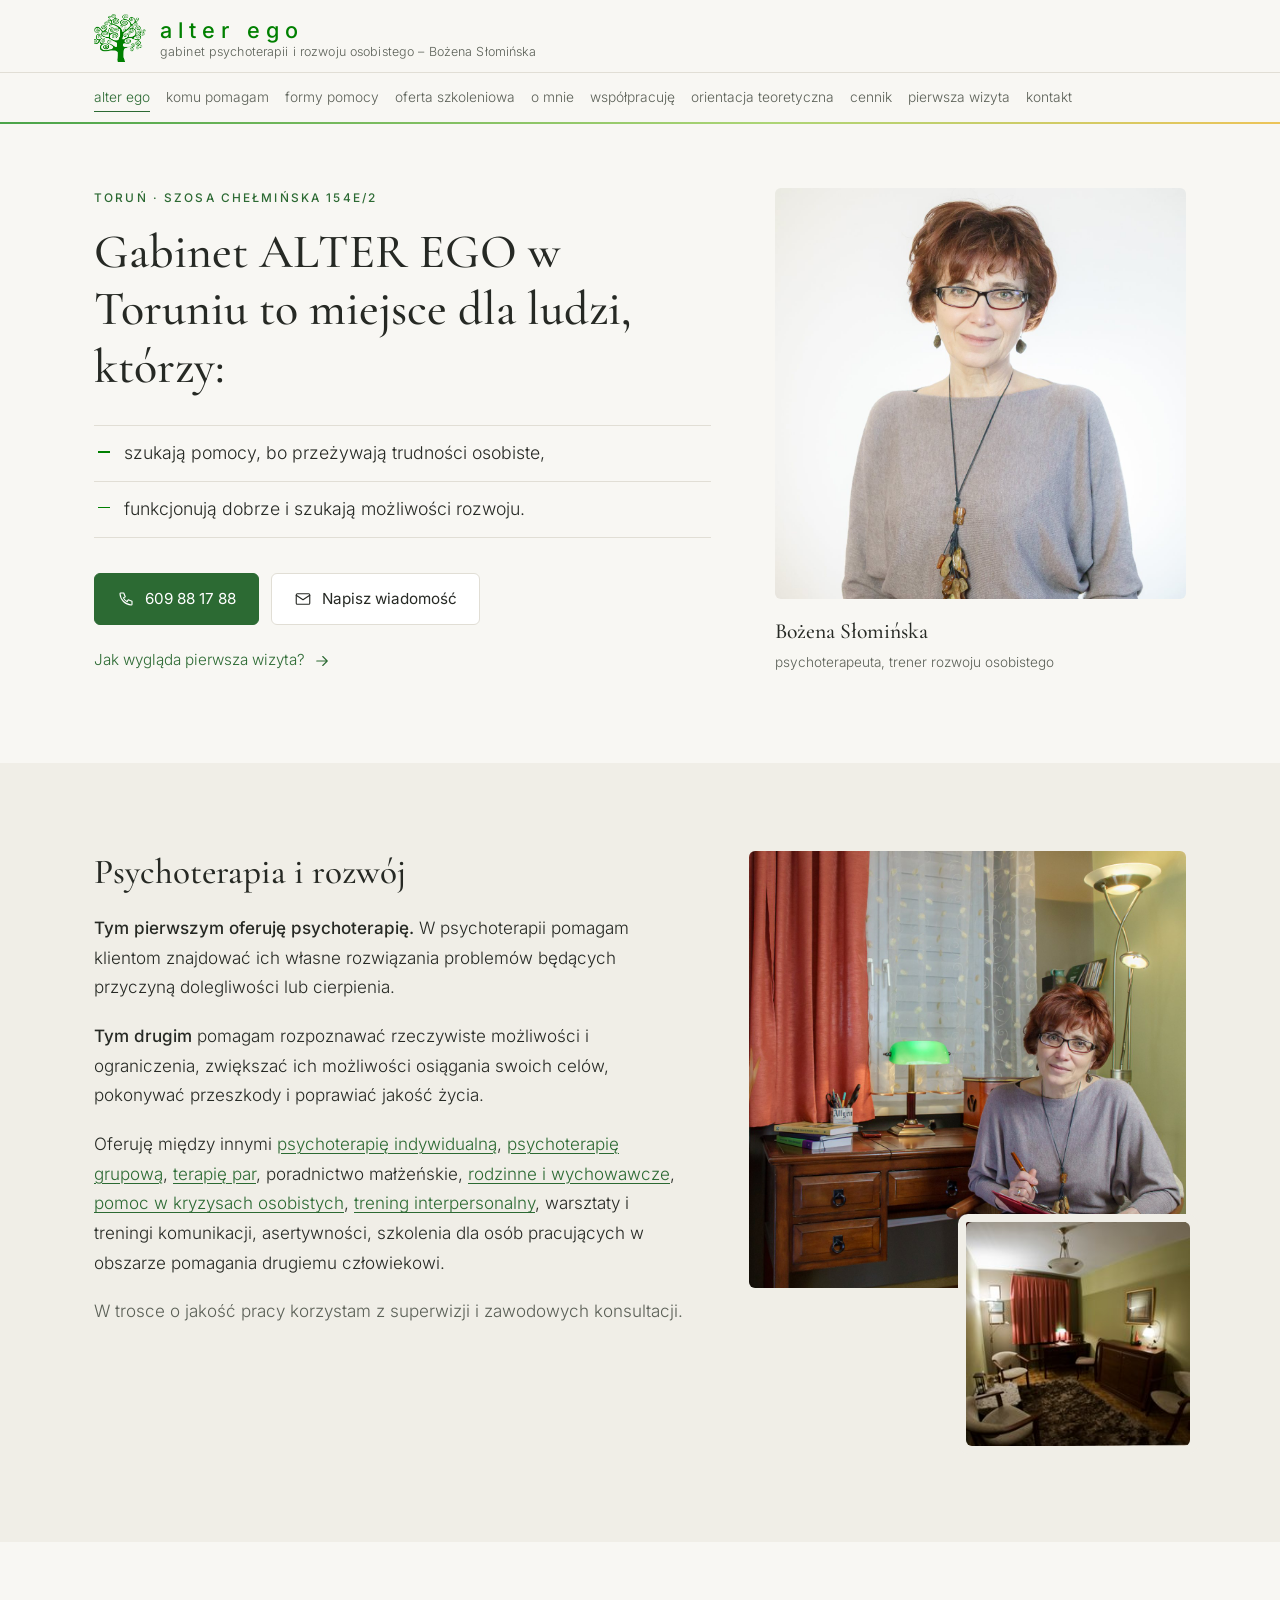
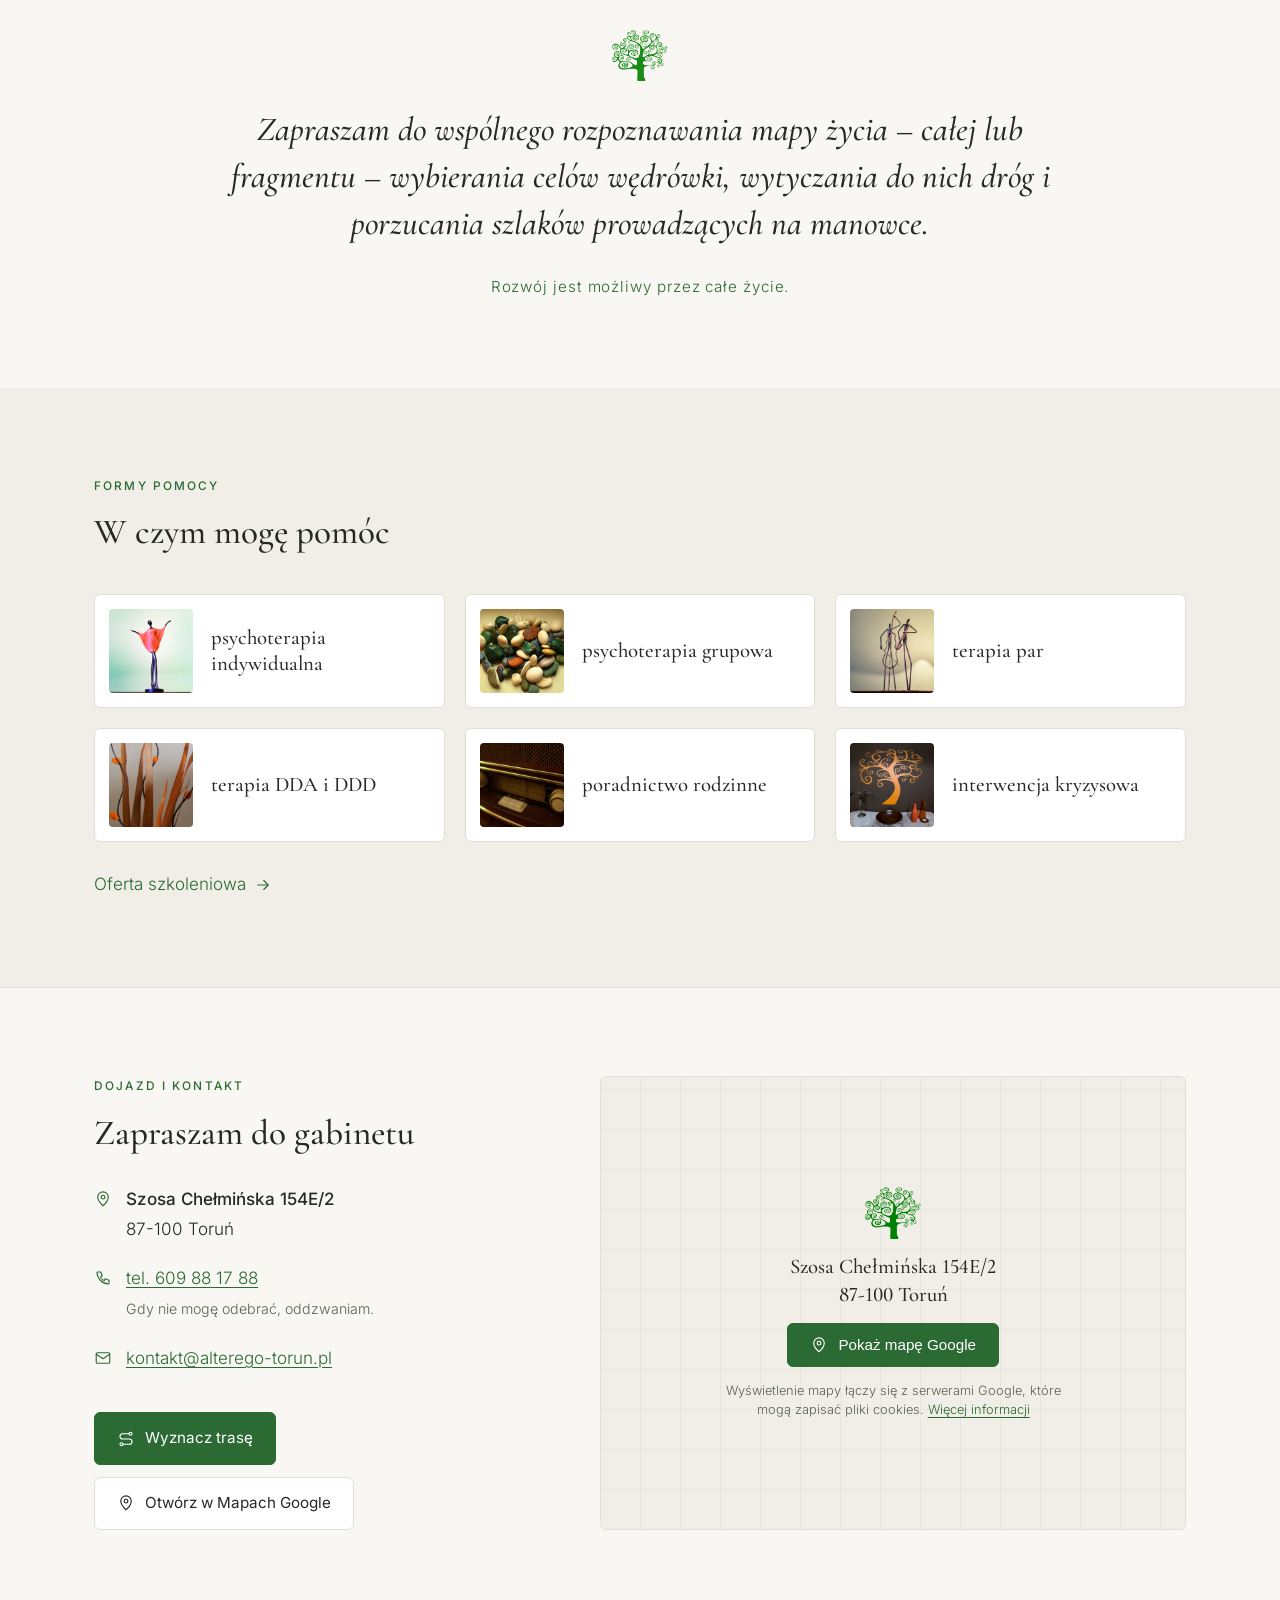
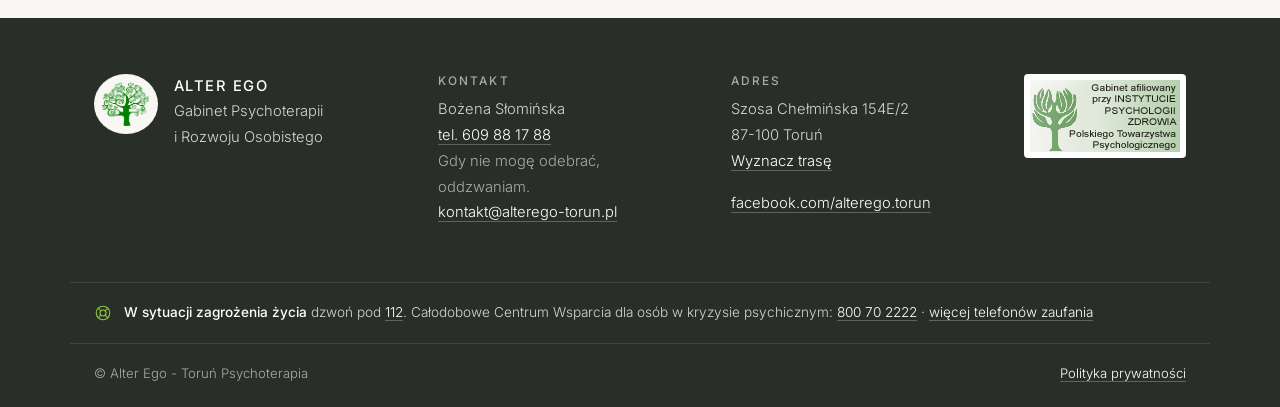
<file: index.html>
<!doctype html>
<html lang="pl">
<head>
  <meta charset="utf-8">
  <meta name="viewport" content="width=device-width, initial-scale=1">
  <title>ALTER EGO – Gabinet Psychoterapii Bożena Słomińska – Toruń</title>
  <meta name="description" content="Gabinet Psychoterapii i Rozwoju Osobistego ALTER EGO w Toruniu. Bożena Słomińska – psychoterapia indywidualna, grupowa, terapia par, poradnictwo, interwencja kryzysowa, treningi.">
  <link rel="canonical" href="https://www.alterego-torun.pl/">
  <meta property="og:type" content="website">
  <meta property="og:locale" content="pl_PL">
  <meta property="og:site_name" content="ALTER EGO – Gabinet Psychoterapii">
  <meta property="og:title" content="ALTER EGO – Gabinet Psychoterapii Bożena Słomińska – Toruń">
  <meta property="og:description" content="Gabinet Psychoterapii i Rozwoju Osobistego ALTER EGO w Toruniu. Bożena Słomińska – psychoterapia indywidualna, grupowa, terapia par, poradnictwo, interwencja kryzysowa, treningi.">
  <meta property="og:url" content="https://www.alterego-torun.pl/">
  <meta property="og:image" content="https://www.alterego-torun.pl/assets/img/bozena-slominska-portret.jpg">
  <meta name="theme-color" content="#f8f7f3">
  <link rel="stylesheet" href="assets/fonts/fonts.css">
  <link rel="stylesheet" href="assets/css/style.css">
  <link rel="icon" href="assets/img/favicon.png" type="image/png">
  <link rel="apple-touch-icon" href="assets/img/apple-touch-icon.png">
  <script type="application/ld+json">
  {
    "@context": "https://schema.org",
    "@type": "MedicalBusiness",
    "name": "ALTER EGO – Gabinet Psychoterapii i Rozwoju Osobistego Bożena Słomińska",
    "url": "https://www.alterego-torun.pl/",
    "image": "https://www.alterego-torun.pl/assets/img/bozena-slominska-portret.jpg",
    "logo": "https://www.alterego-torun.pl/assets/img/drzewo.png",
    "telephone": "+48 609 881 788",
    "email": "kontakt@alterego-torun.pl",
    "address": {
      "@type": "PostalAddress",
      "streetAddress": "Szosa Chełmińska 154E/2",
      "postalCode": "87-100",
      "addressLocality": "Toruń",
      "addressCountry": "PL"
    },
    "geo": { "@type": "GeoCoordinates", "latitude": 53.0302896, "longitude": 18.5903511 },
    "hasMap": "https://maps.google.com/maps?cid=1051423359503064108",
    "sameAs": ["https://www.facebook.com/alterego.torun/"],
    "founder": { "@type": "Person", "name": "Bożena Słomińska", "jobTitle": "psychoterapeuta" }
  }
  </script>
</head>
<body>
  <a class="skip" href="#main">Przejdź do treści</a>

  <header class="site-header">
    <div class="container header-inner">
      <a class="brand" href="index.html" aria-label="ALTER EGO – strona główna">
        <img src="assets/img/drzewo.png" alt="" class="brand-tree" width="52" height="48">
        <span class="brand-text">
          <span class="brand-name">alter ego</span>
          <span class="brand-sub">gabinet psychoterapii i rozwoju osobistego – Bożena Słomińska</span>
        </span>
      </a>
      <button class="nav-toggle" aria-expanded="false" aria-controls="nav" aria-label="Menu">
        <span></span><span></span>
      </button>
    </div>
    <nav class="nav" id="nav" aria-label="Menu główne">
      <div class="container nav-inner">
        <a href="index.html" class="active" aria-current="page">alter ego</a>
        <a href="komu-pomagam.html">komu pomagam</a>
        <a href="formy-pomocy.html">formy pomocy</a>
        <a href="oferta-szkoleniowa.html">oferta szkoleniowa</a>
        <a href="o-mnie.html">o mnie</a>
        <a href="wspolpracuje.html">współpracuję</a>
        <a href="orientacja-teoretyczna.html">orientacja teoretyczna</a>
        <a href="cennik.html">cennik</a>
        <a href="pierwsza-wizyta.html">pierwsza wizyta</a>
        <a href="kontakt.html">kontakt</a>
      </div>
    </nav>
    <div class="ribbon" aria-hidden="true"></div>
  </header>

  <main id="main">

    <section class="hero">
      <div class="container hero-grid">
        <div class="hero-text">
          <p class="eyebrow">Toruń · Szosa Chełmińska 154E/2</p>
          <h1>Gabinet ALTER EGO w Toruniu to miejsce dla ludzi, którzy:</h1>
          <ul class="hero-points">
            <li>szukają pomocy, bo przeżywają trudności osobiste,</li>
            <li>funkcjonują dobrze i szukają możliwości rozwoju.</li>
          </ul>
          <div class="actions">
            <a href="tel:+48609881788" class="btn btn-primary"><svg class="i" viewBox="0 0 24 24" aria-hidden="true"><path d="M5 4h4l2 5-2.5 1.5a11 11 0 0 0 5 5L15 13l5 2v4a1 1 0 0 1-1 1A16 16 0 0 1 4 5a1 1 0 0 1 1-1"/></svg> 609 88 17 88</a>
            <a href="mailto:kontakt@alterego-torun.pl" class="btn btn-ghost"><svg class="i" viewBox="0 0 24 24" aria-hidden="true"><rect x="3" y="5" width="18" height="14" rx="1.5"/><path d="M3 7l9 6 9-6"/></svg> Napisz wiadomość</a>
          </div>
          <p class="hero-more"><a href="pierwsza-wizyta.html">Jak wygląda pierwsza wizyta? <svg class="i i-arrow" viewBox="0 0 24 24" aria-hidden="true"><path d="M5 12h14M13 6l6 6-6 6"/></svg></a></p>
        </div>
        <figure class="hero-photo">
          <img src="assets/img/bozena-slominska-portret.jpg" alt="Bożena Słomińska – psychoterapeuta" width="1200" height="1200">
          <figcaption>Bożena Słomińska<span>psychoterapeuta, trener rozwoju osobistego</span></figcaption>
        </figure>
      </div>
    </section>

    <section class="section section-alt">
      <div class="container split">
        <div class="split-text">
          <h2>Psychoterapia i rozwój</h2>
          <p><strong>Tym pierwszym oferuję psychoterapię.</strong> W psychoterapii pomagam klientom znajdować ich własne rozwiązania problemów będących przyczyną dolegliwości lub cierpienia.</p>
          <p><strong>Tym drugim</strong> pomagam rozpoznawać rzeczywiste możliwości i ograniczenia, zwiększać ich możliwości osiągania swoich celów, pokonywać przeszkody i poprawiać jakość życia.</p>
          <p>Oferuję między innymi <a href="formy-pomocy.html#psychoterapia-indywidualna">psychoterapię indywidualną</a>, <a href="formy-pomocy.html#psychoterapia-grupowa">psychoterapię grupową</a>, <a href="formy-pomocy.html#terapia-par">terapię par</a>, poradnictwo małżeńskie, <a href="formy-pomocy.html#poradnictwo-rodzinne">rodzinne i wychowawcze</a>, <a href="formy-pomocy.html#interwencja-kryzysowa">pomoc w kryzysach osobistych</a>, <a href="oferta-szkoleniowa.html#trening-interpersonalny">trening interpersonalny</a>, warsztaty i treningi komunikacji, asertywności, szkolenia dla osób pracujących w obszarze pomagania drugiemu człowiekowi.</p>
          <p class="muted">W trosce o jakość pracy korzystam z superwizji i zawodowych konsultacji.</p>
        </div>
        <div class="split-media">
          <figure class="photo photo-lg"><img src="assets/img/bozena-slominska-gabinet.jpg" alt="Bożena Słomińska w gabinecie ALTER EGO"></figure>
          <figure class="photo photo-sm"><img src="assets/img/gabinet.jpg" alt="Gabinet ALTER EGO w Toruniu"></figure>
        </div>
      </div>
    </section>

    <section class="section">
      <div class="container">
        <blockquote class="quote">
          <p>Zapraszam do wspólnego rozpoznawania mapy życia – całej lub fragmentu – wybierania celów wędrówki, wytyczania do nich dróg i porzucania szlaków prowadzących na manowce.</p>
          <footer>Rozwój jest możliwy przez całe życie.</footer>
        </blockquote>
      </div>
    </section>

    <section class="section section-alt">
      <div class="container">
        <div class="section-head">
          <p class="eyebrow">Formy pomocy</p>
          <h2>W czym mogę pomóc</h2>
        </div>
        <div class="tiles">
          <a class="tile" href="formy-pomocy.html#psychoterapia-indywidualna"><figure class="photo"><img src="assets/img/psychoterapia-indywidualna.jpg" alt=""></figure><span>psychoterapia indywidualna</span></a>
          <a class="tile" href="formy-pomocy.html#psychoterapia-grupowa"><figure class="photo"><img src="assets/img/psychoterapia-grupowa.jpg" alt=""></figure><span>psychoterapia grupowa</span></a>
          <a class="tile" href="formy-pomocy.html#terapia-par"><figure class="photo"><img src="assets/img/terapia-par-2.jpg" alt=""></figure><span>terapia par</span></a>
          <a class="tile" href="formy-pomocy.html#terapia-dda-ddd"><figure class="photo"><img src="assets/img/terapia-dda-ddd.jpg" alt=""></figure><span>terapia DDA i DDD</span></a>
          <a class="tile" href="formy-pomocy.html#poradnictwo-rodzinne"><figure class="photo"><img src="assets/img/poradnictwo-rodzinne.jpg" alt=""></figure><span>poradnictwo rodzinne</span></a>
          <a class="tile" href="formy-pomocy.html#interwencja-kryzysowa"><figure class="photo"><img src="assets/img/interwencja-kryzysowa.jpg" alt=""></figure><span>interwencja kryzysowa</span></a>
        </div>
        <p class="more"><a href="oferta-szkoleniowa.html">Oferta szkoleniowa <svg class="i i-arrow" viewBox="0 0 24 24" aria-hidden="true"><path d="M5 12h14M13 6l6 6-6 6"/></svg></a></p>
      </div>
    </section>

    <section class="section visit" id="dojazd">
      <div class="container visit-grid">
        <div class="visit-text">
          <p class="eyebrow">Dojazd i kontakt</p>
          <h2>Zapraszam do gabinetu</h2>
          <ul class="contact-list">
            <li><svg class="i" viewBox="0 0 24 24" aria-hidden="true"><path d="M12 21s-7-6.2-7-11.5a7 7 0 0 1 14 0C19 14.8 12 21 12 21z"/><circle cx="12" cy="9.5" r="2.5"/></svg><span><strong>Szosa Chełmińska 154E/2</strong><br>87-100 Toruń</span></li>
            <li><svg class="i" viewBox="0 0 24 24" aria-hidden="true"><path d="M5 4h4l2 5-2.5 1.5a11 11 0 0 0 5 5L15 13l5 2v4a1 1 0 0 1-1 1A16 16 0 0 1 4 5a1 1 0 0 1 1-1"/></svg><span><a href="tel:+48609881788">tel. 609 88 17 88</a><br><small class="muted">Gdy nie mogę odebrać, oddzwaniam.</small></span></li>
            <li><svg class="i" viewBox="0 0 24 24" aria-hidden="true"><rect x="3" y="5" width="18" height="14" rx="1.5"/><path d="M3 7l9 6 9-6"/></svg><a href="mailto:kontakt@alterego-torun.pl">kontakt@alterego-torun.pl</a></li>
          </ul>
          <div class="actions">
            <a href="https://www.google.com/maps/dir/?api=1&destination=ALTER%20EGO%20Gabinet%20Psychoterapii%2C%20Szosa%20Che%C5%82mi%C5%84ska%20154E%2C%2087-100%20Toru%C5%84" class="btn btn-primary" target="_blank" rel="noopener"><svg class="i" viewBox="0 0 24 24" aria-hidden="true"><circle cx="6" cy="19" r="2"/><circle cx="18" cy="5" r="2"/><path d="M8 19h8.5a3.5 3.5 0 0 0 0-7h-9a3.5 3.5 0 0 1 0-7H16"/></svg> Wyznacz trasę</a>
            <a href="https://maps.google.com/maps?cid=1051423359503064108" class="btn btn-ghost" target="_blank" rel="noopener"><svg class="i" viewBox="0 0 24 24" aria-hidden="true"><path d="M12 21s-7-6.2-7-11.5a7 7 0 0 1 14 0C19 14.8 12 21 12 21z"/><circle cx="12" cy="9.5" r="2.5"/></svg> Otwórz w Mapach Google</a>
          </div>
        </div>
        <div class="map" data-map-src="https://www.google.com/maps/embed?origin=mfe&pb=!1m3!2m1!1sSzosa+Che%C5%82mi%C5%84ska+154E,+87-100+Toru%C5%84!6i16">
          <div class="map-placeholder">
            <img src="assets/img/drzewo.png" alt="" width="56" height="52">
            <p class="map-address">Szosa Chełmińska 154E/2<br>87-100 Toruń</p>
            <button type="button" class="btn btn-primary" data-map-load><svg class="i" viewBox="0 0 24 24" aria-hidden="true"><path d="M12 21s-7-6.2-7-11.5a7 7 0 0 1 14 0C19 14.8 12 21 12 21z"/><circle cx="12" cy="9.5" r="2.5"/></svg> Pokaż mapę Google</button>
            <p class="map-note">Wyświetlenie mapy łączy się z serwerami Google, które mogą zapisać pliki cookies.
              <a href="polityka-prywatnosci.html#mapa">Więcej informacji</a></p>
          </div>
        </div>
      </div>
    </section>

  </main>

  <footer class="site-footer">
    <div class="container footer-grid">
      <div class="footer-brand">
        <img src="assets/img/drzewo.png" alt="" width="64" height="59">
        <p><strong>ALTER EGO</strong><br>Gabinet Psychoterapii<br>i Rozwoju Osobistego</p>
      </div>
      <div>
        <h2 class="footer-title">Kontakt</h2>
        <p>Bożena Słomińska<br>
          <a href="tel:+48609881788">tel. 609 88 17 88</a><br>
          <span class="muted">Gdy nie mogę odebrać, oddzwaniam.</span><br>
          <a href="mailto:kontakt@alterego-torun.pl">kontakt@alterego-torun.pl</a></p>
      </div>
      <div>
        <h2 class="footer-title">Adres</h2>
        <p>Szosa Chełmińska 154E/2<br>87-100 Toruń<br>
          <a href="https://www.google.com/maps/dir/?api=1&destination=ALTER%20EGO%20Gabinet%20Psychoterapii%2C%20Szosa%20Che%C5%82mi%C5%84ska%20154E%2C%2087-100%20Toru%C5%84" target="_blank" rel="noopener">Wyznacz trasę</a></p>
        <p><a href="https://www.facebook.com/alterego.torun/" target="_blank" rel="noopener">facebook.com/alterego.torun</a></p>
      </div>
      <div class="footer-cert">
        <a href="http://www.psychologia.edu.pl/" target="_blank" rel="noopener" title="Instytut Psychologii Zdrowia PTP">
          <img src="assets/img/logo-ipz-ptp.png" alt="Instytut Psychologii Zdrowia PTP" width="150" height="72">
        </a>
      </div>
    </div>
    <div class="container footer-crisis">
      <p><svg class="i" viewBox="0 0 24 24" aria-hidden="true"><circle cx="12" cy="12" r="9"/><circle cx="12" cy="12" r="4"/><path d="M5.6 5.6l3.6 3.6M14.8 14.8l3.6 3.6M18.4 5.6l-3.6 3.6M9.2 14.8l-3.6 3.6"/></svg><span><strong>W sytuacji zagrożenia życia</strong> dzwoń pod <a href="tel:112">112</a>.
        Całodobowe Centrum Wsparcia dla osób w kryzysie psychicznym: <a href="tel:800702222">800 70 2222</a> ·
        <a href="pierwsza-wizyta.html#pomoc-w-kryzysie">więcej telefonów zaufania</a></span></p>
    </div>
    <div class="container footer-bottom">
      <p>© Alter Ego - Toruń Psychoterapia</p>
      <p><a href="polityka-prywatnosci.html">Polityka prywatności</a></p>
    </div>
  </footer>

  <nav class="quickbar" aria-label="Szybki kontakt">
    <a href="tel:+48609881788"><svg class="i" viewBox="0 0 24 24" aria-hidden="true"><path d="M5 4h4l2 5-2.5 1.5a11 11 0 0 0 5 5L15 13l5 2v4a1 1 0 0 1-1 1A16 16 0 0 1 4 5a1 1 0 0 1 1-1"/></svg><span>Zadzwoń</span></a>
    <a href="https://www.google.com/maps/dir/?api=1&destination=ALTER%20EGO%20Gabinet%20Psychoterapii%2C%20Szosa%20Che%C5%82mi%C5%84ska%20154E%2C%2087-100%20Toru%C5%84" target="_blank" rel="noopener"><svg class="i" viewBox="0 0 24 24" aria-hidden="true"><circle cx="6" cy="19" r="2"/><circle cx="18" cy="5" r="2"/><path d="M8 19h8.5a3.5 3.5 0 0 0 0-7h-9a3.5 3.5 0 0 1 0-7H16"/></svg><span>Dojazd</span></a>
    <a href="mailto:kontakt@alterego-torun.pl"><svg class="i" viewBox="0 0 24 24" aria-hidden="true"><rect x="3" y="5" width="18" height="14" rx="1.5"/><path d="M3 7l9 6 9-6"/></svg><span>E-mail</span></a>
  </nav>

  <script src="assets/js/main.js"></script>
</body>
</html>
</file>
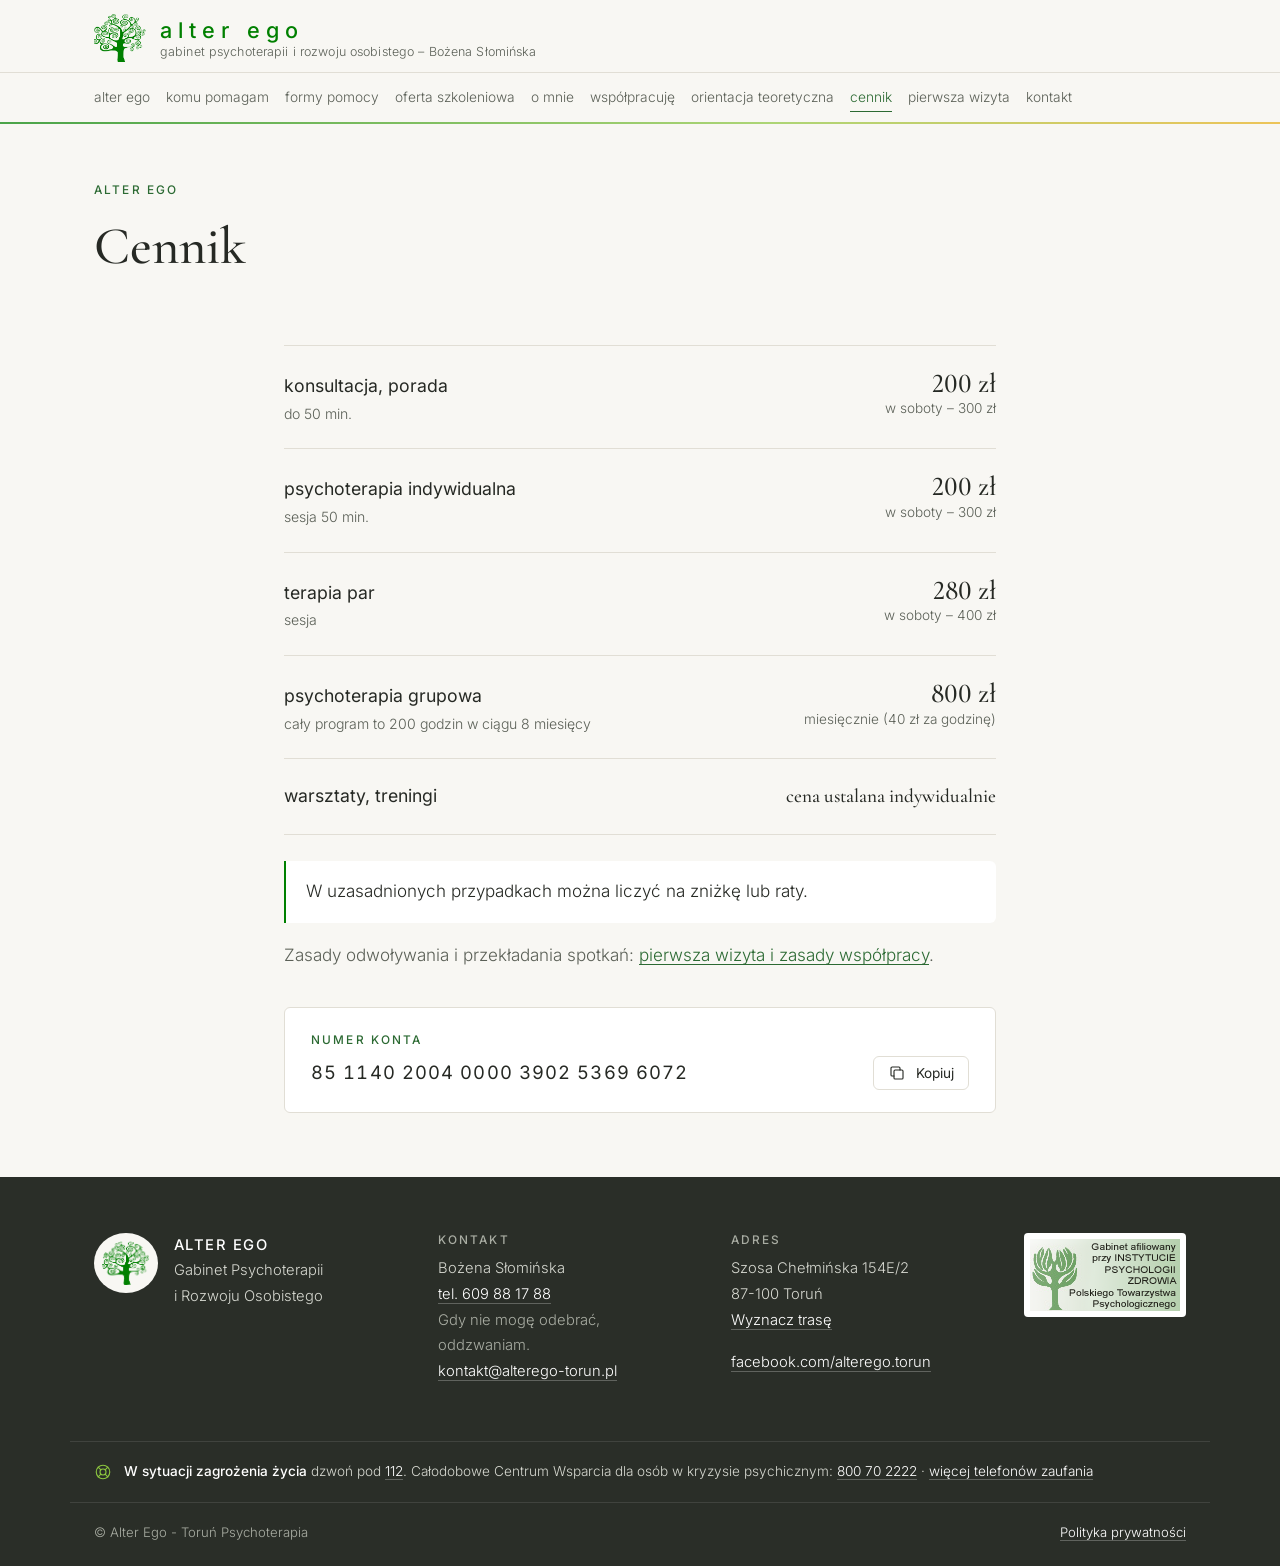
<file: cennik.html>
<!doctype html>
<html lang="pl">
<head>
  <meta charset="utf-8">
  <meta name="viewport" content="width=device-width, initial-scale=1">
  <title>cennik | ALTER EGO – Gabinet Psychoterapii Bożena Słomińska – Toruń</title>
  <meta name="description" content="Cennik: konsultacja, psychoterapia indywidualna, terapia par, psychoterapia grupowa, warsztaty i treningi.">
  <link rel="canonical" href="https://www.alterego-torun.pl/cennik.html">
  <meta property="og:type" content="website">
  <meta property="og:locale" content="pl_PL">
  <meta property="og:site_name" content="ALTER EGO – Gabinet Psychoterapii">
  <meta property="og:title" content="cennik | ALTER EGO – Gabinet Psychoterapii Bożena Słomińska – Toruń">
  <meta property="og:description" content="Cennik: konsultacja, psychoterapia indywidualna, terapia par, psychoterapia grupowa, warsztaty i treningi.">
  <meta property="og:url" content="https://www.alterego-torun.pl/cennik.html">
  <meta property="og:image" content="https://www.alterego-torun.pl/assets/img/bozena-slominska-portret.jpg">
  <meta name="theme-color" content="#f8f7f3">
  <link rel="stylesheet" href="assets/fonts/fonts.css">
  <link rel="stylesheet" href="assets/css/style.css">
  <link rel="icon" href="assets/img/favicon.png" type="image/png">
  <link rel="apple-touch-icon" href="assets/img/apple-touch-icon.png">
  
</head>
<body>
  <a class="skip" href="#main">Przejdź do treści</a>

  <header class="site-header">
    <div class="container header-inner">
      <a class="brand" href="index.html" aria-label="ALTER EGO – strona główna">
        <img src="assets/img/drzewo.png" alt="" class="brand-tree" width="52" height="48">
        <span class="brand-text">
          <span class="brand-name">alter ego</span>
          <span class="brand-sub">gabinet psychoterapii i rozwoju osobistego – Bożena Słomińska</span>
        </span>
      </a>
      <button class="nav-toggle" aria-expanded="false" aria-controls="nav" aria-label="Menu">
        <span></span><span></span>
      </button>
    </div>
    <nav class="nav" id="nav" aria-label="Menu główne">
      <div class="container nav-inner">
        <a href="index.html">alter ego</a>
        <a href="komu-pomagam.html">komu pomagam</a>
        <a href="formy-pomocy.html">formy pomocy</a>
        <a href="oferta-szkoleniowa.html">oferta szkoleniowa</a>
        <a href="o-mnie.html">o mnie</a>
        <a href="wspolpracuje.html">współpracuję</a>
        <a href="orientacja-teoretyczna.html">orientacja teoretyczna</a>
        <a href="cennik.html" class="active" aria-current="page">cennik</a>
        <a href="pierwsza-wizyta.html">pierwsza wizyta</a>
        <a href="kontakt.html">kontakt</a>
      </div>
    </nav>
    <div class="ribbon" aria-hidden="true"></div>
  </header>

  <main id="main">
    <section class="page-head">
      <div class="container">
        <p class="eyebrow">alter ego</p>
        <h1>Cennik</h1>
        
      </div>
    </section>

    <section class="section section-tight">
      <div class="container narrow">
        <dl class="prices">
          <div class="price-row">
            <dt>konsultacja, porada<span>do 50 min.</span></dt>
            <dd>200 zł<small>w soboty – 300 zł</small></dd>
          </div>
          <div class="price-row">
            <dt>psychoterapia indywidualna<span>sesja 50 min.</span></dt>
            <dd>200 zł<small>w soboty – 300 zł</small></dd>
          </div>
          <div class="price-row">
            <dt>terapia par<span>sesja</span></dt>
            <dd>280 zł<small>w soboty – 400 zł</small></dd>
          </div>
          <div class="price-row">
            <dt>psychoterapia grupowa<span>cały program to 200 godzin w ciągu 8 miesięcy</span></dt>
            <dd>800 zł<small>miesięcznie (40 zł za godzinę)</small></dd>
          </div>
          <div class="price-row">
            <dt>warsztaty, treningi</dt>
            <dd class="dd-text">cena ustalana indywidualnie</dd>
          </div>
        </dl>
        <p class="note">W uzasadnionych przypadkach można liczyć na zniżkę lub raty.</p>
        <p class="muted">Zasady odwoływania i przekładania spotkań: <a href="pierwsza-wizyta.html#odwolywanie">pierwsza wizyta i zasady współpracy</a>.</p>
        <div class="account">
          <span class="eyebrow">Numer konta</span>
          <div class="account-row">
            <span class="account-no">85 1140 2004 0000 3902 5369 6072</span>
            <button type="button" class="btn btn-ghost btn-sm" data-copy="85114020040000390253696072"><svg class="i" viewBox="0 0 24 24" aria-hidden="true"><rect x="8" y="8" width="12" height="12" rx="1.5"/><path d="M16 8V5.5A1.5 1.5 0 0 0 14.5 4h-9A1.5 1.5 0 0 0 4 5.5v9A1.5 1.5 0 0 0 5.5 16H8"/></svg> <span>Kopiuj</span></button>
          </div>
        </div>
      </div>
    </section>

  </main>

  <footer class="site-footer">
    <div class="container footer-grid">
      <div class="footer-brand">
        <img src="assets/img/drzewo.png" alt="" width="64" height="59">
        <p><strong>ALTER EGO</strong><br>Gabinet Psychoterapii<br>i Rozwoju Osobistego</p>
      </div>
      <div>
        <h2 class="footer-title">Kontakt</h2>
        <p>Bożena Słomińska<br>
          <a href="tel:+48609881788">tel. 609 88 17 88</a><br>
          <span class="muted">Gdy nie mogę odebrać, oddzwaniam.</span><br>
          <a href="mailto:kontakt@alterego-torun.pl">kontakt@alterego-torun.pl</a></p>
      </div>
      <div>
        <h2 class="footer-title">Adres</h2>
        <p>Szosa Chełmińska 154E/2<br>87-100 Toruń<br>
          <a href="https://www.google.com/maps/dir/?api=1&destination=ALTER%20EGO%20Gabinet%20Psychoterapii%2C%20Szosa%20Che%C5%82mi%C5%84ska%20154E%2C%2087-100%20Toru%C5%84" target="_blank" rel="noopener">Wyznacz trasę</a></p>
        <p><a href="https://www.facebook.com/alterego.torun/" target="_blank" rel="noopener">facebook.com/alterego.torun</a></p>
      </div>
      <div class="footer-cert">
        <a href="http://www.psychologia.edu.pl/" target="_blank" rel="noopener" title="Instytut Psychologii Zdrowia PTP">
          <img src="assets/img/logo-ipz-ptp.png" alt="Instytut Psychologii Zdrowia PTP" width="150" height="72">
        </a>
      </div>
    </div>
    <div class="container footer-crisis">
      <p><svg class="i" viewBox="0 0 24 24" aria-hidden="true"><circle cx="12" cy="12" r="9"/><circle cx="12" cy="12" r="4"/><path d="M5.6 5.6l3.6 3.6M14.8 14.8l3.6 3.6M18.4 5.6l-3.6 3.6M9.2 14.8l-3.6 3.6"/></svg><span><strong>W sytuacji zagrożenia życia</strong> dzwoń pod <a href="tel:112">112</a>.
        Całodobowe Centrum Wsparcia dla osób w kryzysie psychicznym: <a href="tel:800702222">800 70 2222</a> ·
        <a href="pierwsza-wizyta.html#pomoc-w-kryzysie">więcej telefonów zaufania</a></span></p>
    </div>
    <div class="container footer-bottom">
      <p>© Alter Ego - Toruń Psychoterapia</p>
      <p><a href="polityka-prywatnosci.html">Polityka prywatności</a></p>
    </div>
  </footer>

  <nav class="quickbar" aria-label="Szybki kontakt">
    <a href="tel:+48609881788"><svg class="i" viewBox="0 0 24 24" aria-hidden="true"><path d="M5 4h4l2 5-2.5 1.5a11 11 0 0 0 5 5L15 13l5 2v4a1 1 0 0 1-1 1A16 16 0 0 1 4 5a1 1 0 0 1 1-1"/></svg><span>Zadzwoń</span></a>
    <a href="https://www.google.com/maps/dir/?api=1&destination=ALTER%20EGO%20Gabinet%20Psychoterapii%2C%20Szosa%20Che%C5%82mi%C5%84ska%20154E%2C%2087-100%20Toru%C5%84" target="_blank" rel="noopener"><svg class="i" viewBox="0 0 24 24" aria-hidden="true"><circle cx="6" cy="19" r="2"/><circle cx="18" cy="5" r="2"/><path d="M8 19h8.5a3.5 3.5 0 0 0 0-7h-9a3.5 3.5 0 0 1 0-7H16"/></svg><span>Dojazd</span></a>
    <a href="mailto:kontakt@alterego-torun.pl"><svg class="i" viewBox="0 0 24 24" aria-hidden="true"><rect x="3" y="5" width="18" height="14" rx="1.5"/><path d="M3 7l9 6 9-6"/></svg><span>E-mail</span></a>
  </nav>

  <script src="assets/js/main.js"></script>
</body>
</html>
</file>
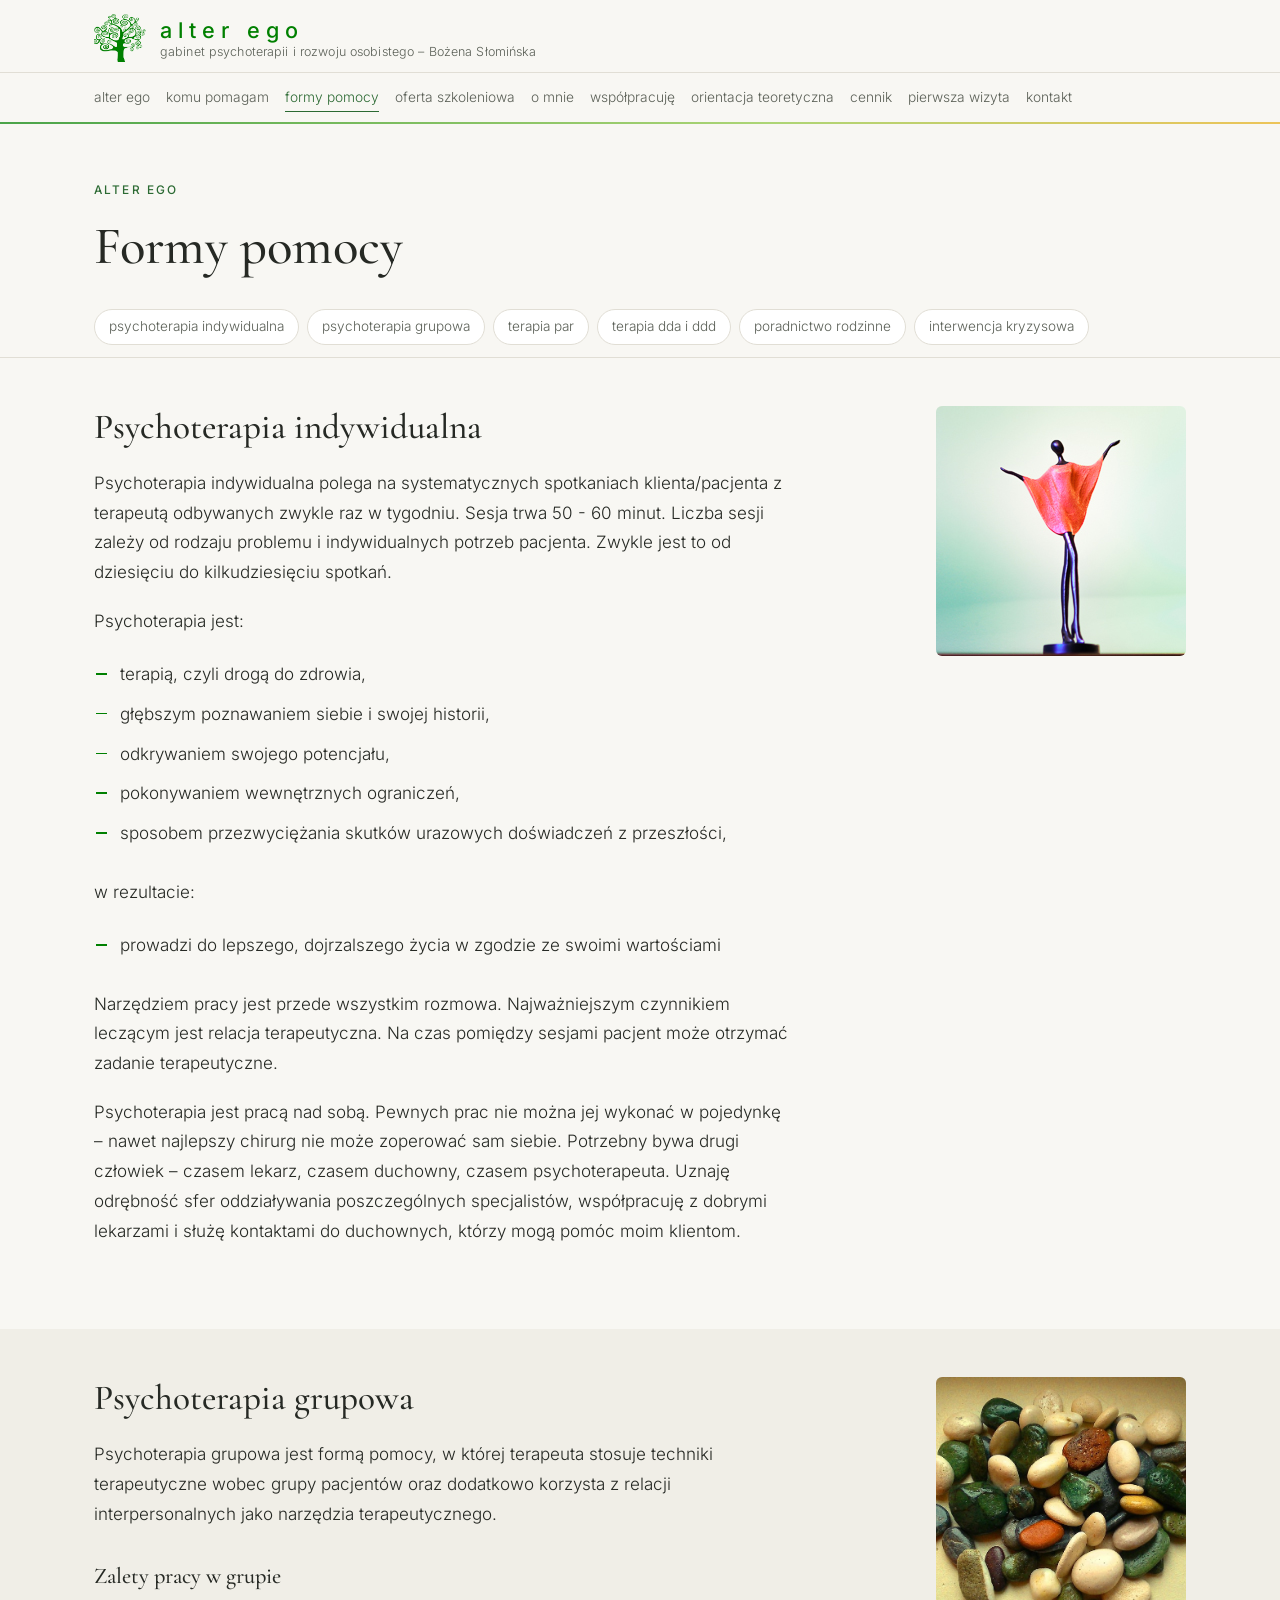
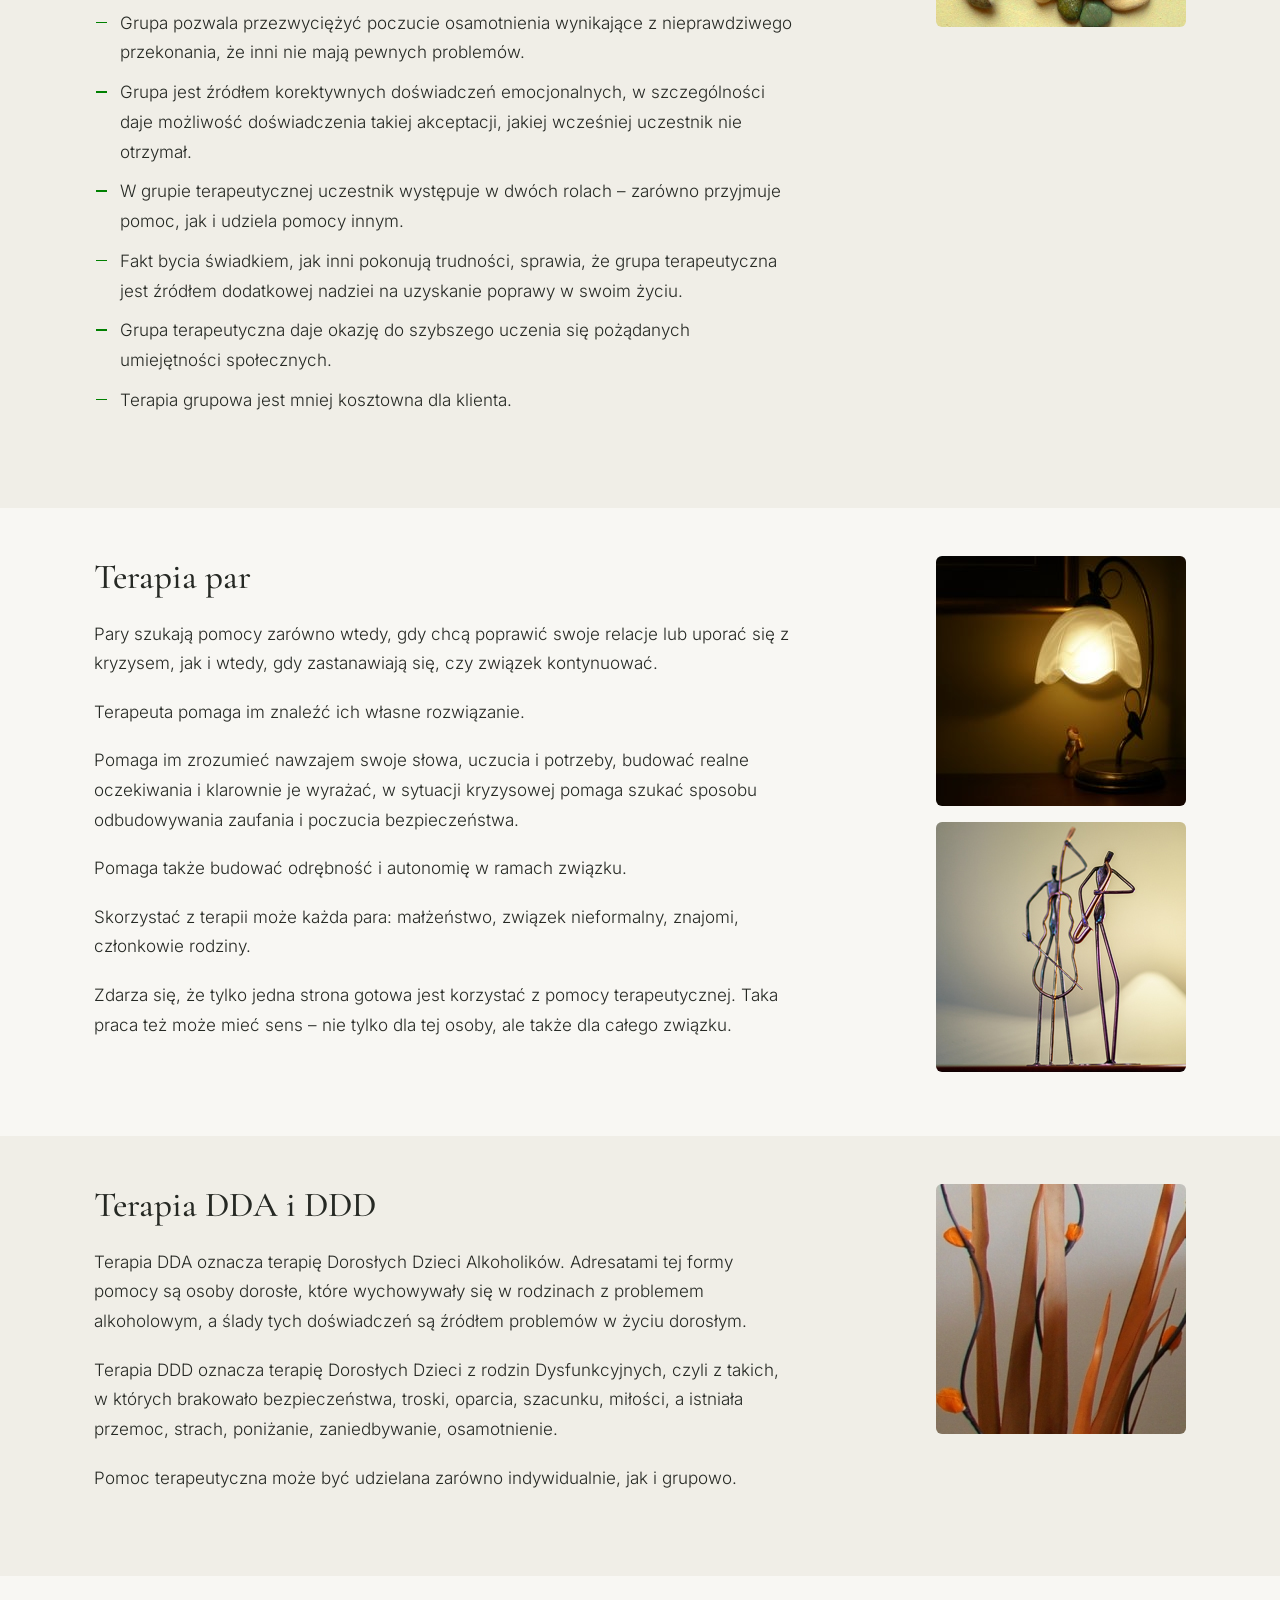
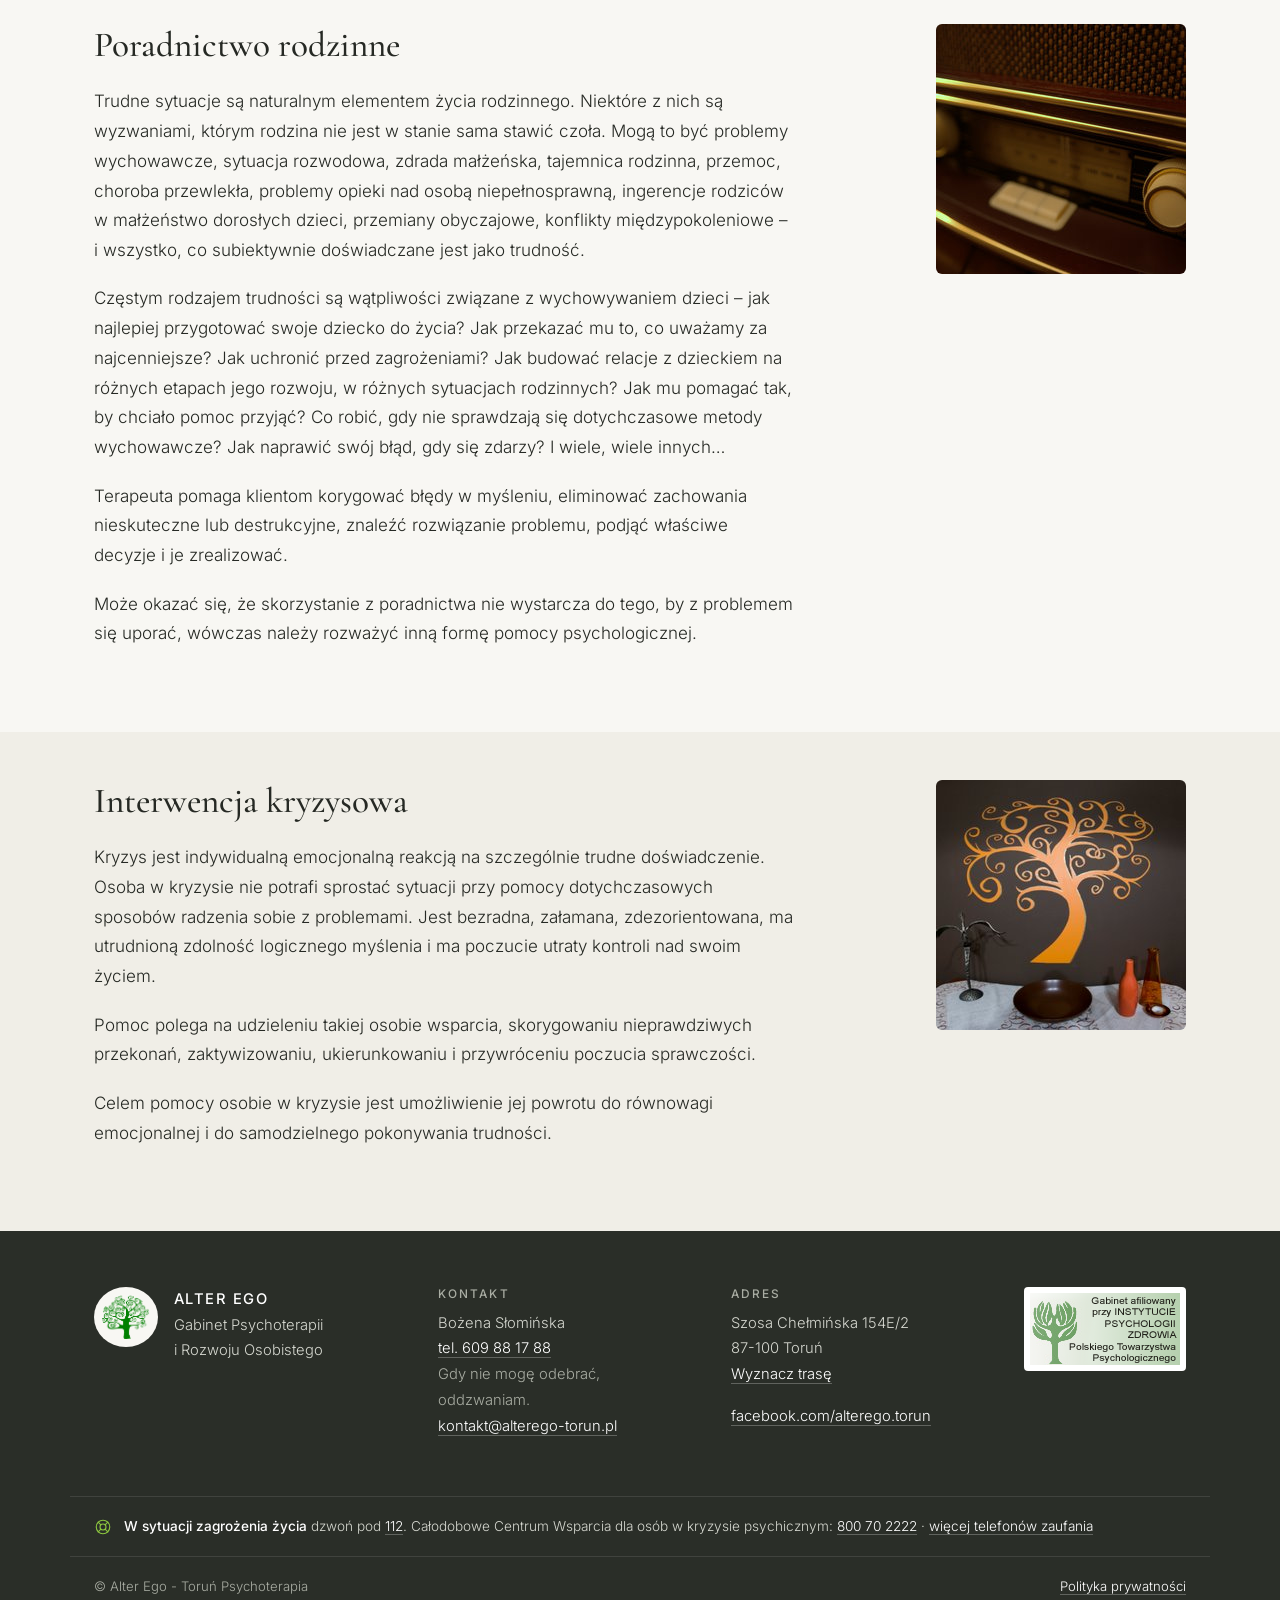
<file: formy-pomocy.html>
<!doctype html>
<html lang="pl">
<head>
  <meta charset="utf-8">
  <meta name="viewport" content="width=device-width, initial-scale=1">
  <title>formy pomocy | ALTER EGO – Gabinet Psychoterapii Bożena Słomińska – Toruń</title>
  <meta name="description" content="Formy pomocy: psychoterapia indywidualna, psychoterapia grupowa, terapia par, terapia DDA i DDD, poradnictwo rodzinne, interwencja kryzysowa.">
  <link rel="canonical" href="https://www.alterego-torun.pl/formy-pomocy.html">
  <meta property="og:type" content="website">
  <meta property="og:locale" content="pl_PL">
  <meta property="og:site_name" content="ALTER EGO – Gabinet Psychoterapii">
  <meta property="og:title" content="formy pomocy | ALTER EGO – Gabinet Psychoterapii Bożena Słomińska – Toruń">
  <meta property="og:description" content="Formy pomocy: psychoterapia indywidualna, psychoterapia grupowa, terapia par, terapia DDA i DDD, poradnictwo rodzinne, interwencja kryzysowa.">
  <meta property="og:url" content="https://www.alterego-torun.pl/formy-pomocy.html">
  <meta property="og:image" content="https://www.alterego-torun.pl/assets/img/bozena-slominska-portret.jpg">
  <meta name="theme-color" content="#f8f7f3">
  <link rel="stylesheet" href="assets/fonts/fonts.css">
  <link rel="stylesheet" href="assets/css/style.css">
  <link rel="icon" href="assets/img/favicon.png" type="image/png">
  <link rel="apple-touch-icon" href="assets/img/apple-touch-icon.png">
  
</head>
<body>
  <a class="skip" href="#main">Przejdź do treści</a>

  <header class="site-header">
    <div class="container header-inner">
      <a class="brand" href="index.html" aria-label="ALTER EGO – strona główna">
        <img src="assets/img/drzewo.png" alt="" class="brand-tree" width="52" height="48">
        <span class="brand-text">
          <span class="brand-name">alter ego</span>
          <span class="brand-sub">gabinet psychoterapii i rozwoju osobistego – Bożena Słomińska</span>
        </span>
      </a>
      <button class="nav-toggle" aria-expanded="false" aria-controls="nav" aria-label="Menu">
        <span></span><span></span>
      </button>
    </div>
    <nav class="nav" id="nav" aria-label="Menu główne">
      <div class="container nav-inner">
        <a href="index.html">alter ego</a>
        <a href="komu-pomagam.html">komu pomagam</a>
        <a href="formy-pomocy.html" class="active" aria-current="page">formy pomocy</a>
        <a href="oferta-szkoleniowa.html">oferta szkoleniowa</a>
        <a href="o-mnie.html">o mnie</a>
        <a href="wspolpracuje.html">współpracuję</a>
        <a href="orientacja-teoretyczna.html">orientacja teoretyczna</a>
        <a href="cennik.html">cennik</a>
        <a href="pierwsza-wizyta.html">pierwsza wizyta</a>
        <a href="kontakt.html">kontakt</a>
      </div>
    </nav>
    <div class="ribbon" aria-hidden="true"></div>
  </header>

  <main id="main">
    <section class="page-head">
      <div class="container">
        <p class="eyebrow">alter ego</p>
        <h1>Formy pomocy</h1>
        
      </div>
    </section>

    <nav class="subnav" aria-label="Formy pomocy">
      <div class="container">
        <a href="#psychoterapia-indywidualna">psychoterapia indywidualna</a>
        <a href="#psychoterapia-grupowa">psychoterapia grupowa</a>
        <a href="#terapia-par">terapia par</a>
        <a href="#terapia-dda-ddd">terapia dda i ddd</a>
        <a href="#poradnictwo-rodzinne">poradnictwo rodzinne</a>
        <a href="#interwencja-kryzysowa">interwencja kryzysowa</a>
      </div>
    </nav>

    <section class="section section-tight" id="psychoterapia-indywidualna">
      <div class="container article">
        <div class="article-body">
          <h2>Psychoterapia indywidualna</h2>

          <p>Psychoterapia indywidualna polega na systematycznych spotkaniach klienta/pacjenta z terapeutą odbywanych zwykle raz w tygodniu. Sesja trwa 50 - 60 minut. Liczba sesji zależy od rodzaju problemu i indywidualnych potrzeb pacjenta. Zwykle jest to od dziesięciu do kilkudziesięciu spotkań.</p>
          <p>Psychoterapia jest:</p>
          <ul class="list">
          <li>terapią, czyli drogą do zdrowia,</li>
          <li>głębszym poznawaniem siebie i swojej historii,</li>
          <li>odkrywaniem swojego potencjału,</li>
          <li>pokonywaniem wewnętrznych ograniczeń,</li>
          <li>sposobem przezwyciężania skutków urazowych doświadczeń z przeszłości,</li>
        </ul>
          <p>w rezultacie:</p>
          <ul class="list">
          <li>prowadzi do lepszego, dojrzalszego życia w zgodzie ze swoimi wartościami</li>
        </ul>
          <p>Narzędziem pracy jest przede wszystkim rozmowa. Najważniejszym czynnikiem leczącym jest relacja terapeutyczna. Na czas pomiędzy sesjami pacjent może otrzymać zadanie terapeutyczne.</p>
          <p>Psychoterapia jest pracą nad sobą. Pewnych prac nie można jej wykonać w pojedynkę – nawet najlepszy chirurg nie może zoperować sam siebie. Potrzebny bywa drugi człowiek – czasem lekarz, czasem duchowny, czasem psychoterapeuta. Uznaję odrębność sfer oddziaływania poszczególnych specjalistów, współpracuję z dobrymi lekarzami i służę kontaktami do duchownych, którzy mogą pomóc moim klientom.</p>
        </div>
        <aside class="article-aside">
          <figure class="photo"><img src="assets/img/psychoterapia-indywidualna.jpg" alt="Figurka – psychoterapia indywidualna"></figure>
          
        </aside>
      </div>
    </section>
    <section class="section section-tight section-alt" id="psychoterapia-grupowa">
      <div class="container article">
        <div class="article-body">
          <h2>Psychoterapia grupowa</h2>

          <p>Psychoterapia grupowa jest formą pomocy, w której terapeuta stosuje techniki terapeutyczne wobec grupy pacjentów oraz dodatkowo korzysta z relacji interpersonalnych jako narzędzia terapeutycznego.</p>
          <h3>Zalety pracy w grupie</h3>
          <ul class="list">
          <li>Grupa pozwala przezwyciężyć poczucie osamotnienia wynikające z nieprawdziwego przekonania, że inni nie mają pewnych problemów.</li>
          <li>Grupa jest źródłem korektywnych doświadczeń emocjonalnych, w szczególności daje możliwość doświadczenia takiej akceptacji, jakiej wcześniej uczestnik nie otrzymał.</li>
          <li>W grupie terapeutycznej uczestnik występuje w dwóch rolach – zarówno przyjmuje pomoc, jak i udziela pomocy innym.</li>
          <li>Fakt bycia świadkiem, jak inni pokonują trudności, sprawia, że grupa terapeutyczna jest źródłem dodatkowej nadziei na uzyskanie poprawy w swoim życiu.</li>
          <li>Grupa terapeutyczna daje okazję do szybszego uczenia się pożądanych umiejętności społecznych.</li>
          <li>Terapia grupowa jest mniej kosztowna dla klienta.</li>
        </ul>
        </div>
        <aside class="article-aside">
          <figure class="photo"><img src="assets/img/psychoterapia-grupowa.jpg" alt="Kolorowe kamienie – psychoterapia grupowa"></figure>
          
        </aside>
      </div>
    </section>
    <section class="section section-tight" id="terapia-par">
      <div class="container article">
        <div class="article-body">
          <h2>Terapia par</h2>

          <p>Pary szukają pomocy zarówno wtedy, gdy chcą poprawić swoje relacje lub uporać się z kryzysem, jak i wtedy, gdy zastanawiają się, czy związek kontynuować.</p>
          <p>Terapeuta pomaga im znaleźć ich własne rozwiązanie.</p>
          <p>Pomaga im zrozumieć nawzajem swoje słowa, uczucia i potrzeby, budować realne oczekiwania i klarownie je wyrażać, w sytuacji kryzysowej pomaga szukać sposobu odbudowywania zaufania i poczucia bezpieczeństwa.</p>
          <p>Pomaga także budować odrębność i autonomię w ramach związku.</p>
          <p>Skorzystać z terapii może każda para: małżeństwo, związek nieformalny, znajomi, członkowie rodziny.</p>
          <p>Zdarza się, że tylko jedna strona gotowa jest korzystać z pomocy terapeutycznej. Taka praca też może mieć sens – nie tylko dla tej osoby, ale także dla całego związku.</p>
        </div>
        <aside class="article-aside">
          <figure class="photo"><img src="assets/img/terapia-par-1.jpg" alt="Lampa w gabinecie – terapia par"></figure>
          <figure class="photo"><img src="assets/img/terapia-par-2.jpg" alt="Rzeźba dwóch postaci – terapia par"></figure>
        </aside>
      </div>
    </section>
    <section class="section section-tight section-alt" id="terapia-dda-ddd">
      <div class="container article">
        <div class="article-body">
          <h2>Terapia DDA i DDD</h2>

          <p>Terapia DDA oznacza terapię Dorosłych Dzieci Alkoholików. Adresatami tej formy pomocy są osoby dorosłe, które wychowywały się w rodzinach z problemem alkoholowym, a ślady tych doświadczeń są źródłem problemów w życiu dorosłym.</p>
          <p>Terapia DDD oznacza terapię Dorosłych Dzieci z rodzin Dysfunkcyjnych, czyli z takich, w których brakowało bezpieczeństwa, troski, oparcia, szacunku, miłości, a istniała przemoc, strach, poniżanie, zaniedbywanie, osamotnienie.</p>
          <p>Pomoc terapeutyczna może być udzielana zarówno indywidualnie, jak i grupowo.</p>
        </div>
        <aside class="article-aside">
          <figure class="photo"><img src="assets/img/terapia-dda-ddd.jpg" alt="Kompozycja roślinna – terapia DDA i DDD"></figure>
          
        </aside>
      </div>
    </section>
    <section class="section section-tight" id="poradnictwo-rodzinne">
      <div class="container article">
        <div class="article-body">
          <h2>Poradnictwo rodzinne</h2>

          <p>Trudne sytuacje są naturalnym elementem życia rodzinnego. Niektóre z nich są wyzwaniami, którym rodzina nie jest w stanie sama stawić czoła. Mogą to być problemy wychowawcze, sytuacja rozwodowa, zdrada małżeńska, tajemnica rodzinna, przemoc, choroba przewlekła, problemy opieki nad osobą niepełnosprawną, ingerencje rodziców w małżeństwo dorosłych dzieci, przemiany obyczajowe, konflikty międzypokoleniowe – i wszystko, co subiektywnie doświadczane jest jako trudność.</p>
          <p>Częstym rodzajem trudności są wątpliwości związane z wychowywaniem dzieci – jak najlepiej przygotować swoje dziecko do życia? Jak przekazać mu to, co uważamy za najcenniejsze? Jak uchronić przed zagrożeniami? Jak budować relacje z dzieckiem na różnych etapach jego rozwoju, w różnych sytuacjach rodzinnych? Jak mu pomagać tak, by chciało pomoc przyjąć? Co robić, gdy nie sprawdzają się dotychczasowe metody wychowawcze? Jak naprawić swój błąd, gdy się zdarzy? I wiele, wiele innych…</p>
          <p>Terapeuta pomaga klientom korygować błędy w myśleniu, eliminować zachowania nieskuteczne lub destrukcyjne, znaleźć rozwiązanie problemu, podjąć właściwe decyzje i je zrealizować.</p>
          <p>Może okazać się, że skorzystanie z poradnictwa nie wystarcza do tego, by z problemem się uporać, wówczas należy rozważyć inną formę pomocy psychologicznej.</p>
        </div>
        <aside class="article-aside">
          <figure class="photo"><img src="assets/img/poradnictwo-rodzinne.jpg" alt="Stare radio – poradnictwo rodzinne"></figure>
          
        </aside>
      </div>
    </section>
    <section class="section section-tight section-alt" id="interwencja-kryzysowa">
      <div class="container article">
        <div class="article-body">
          <h2>Interwencja kryzysowa</h2>

          <p>Kryzys jest indywidualną emocjonalną reakcją na szczególnie trudne doświadczenie. Osoba w kryzysie nie potrafi sprostać sytuacji przy pomocy dotychczasowych sposobów radzenia sobie z problemami. Jest bezradna, załamana, zdezorientowana, ma utrudnioną zdolność logicznego myślenia i ma poczucie utraty kontroli nad swoim życiem.</p>
          <p>Pomoc polega na udzieleniu takiej osobie wsparcia, skorygowaniu nieprawdziwych przekonań, zaktywizowaniu, ukierunkowaniu i przywróceniu poczucia sprawczości.</p>
          <p>Celem pomocy osobie w kryzysie jest umożliwienie jej powrotu do równowagi emocjonalnej i do samodzielnego pokonywania trudności.</p>
        </div>
        <aside class="article-aside">
          <figure class="photo"><img src="assets/img/interwencja-kryzysowa.jpg" alt="Drzewo na ścianie gabinetu – interwencja kryzysowa"></figure>
          
        </aside>
      </div>
    </section>
  </main>

  <footer class="site-footer">
    <div class="container footer-grid">
      <div class="footer-brand">
        <img src="assets/img/drzewo.png" alt="" width="64" height="59">
        <p><strong>ALTER EGO</strong><br>Gabinet Psychoterapii<br>i Rozwoju Osobistego</p>
      </div>
      <div>
        <h2 class="footer-title">Kontakt</h2>
        <p>Bożena Słomińska<br>
          <a href="tel:+48609881788">tel. 609 88 17 88</a><br>
          <span class="muted">Gdy nie mogę odebrać, oddzwaniam.</span><br>
          <a href="mailto:kontakt@alterego-torun.pl">kontakt@alterego-torun.pl</a></p>
      </div>
      <div>
        <h2 class="footer-title">Adres</h2>
        <p>Szosa Chełmińska 154E/2<br>87-100 Toruń<br>
          <a href="https://www.google.com/maps/dir/?api=1&destination=ALTER%20EGO%20Gabinet%20Psychoterapii%2C%20Szosa%20Che%C5%82mi%C5%84ska%20154E%2C%2087-100%20Toru%C5%84" target="_blank" rel="noopener">Wyznacz trasę</a></p>
        <p><a href="https://www.facebook.com/alterego.torun/" target="_blank" rel="noopener">facebook.com/alterego.torun</a></p>
      </div>
      <div class="footer-cert">
        <a href="http://www.psychologia.edu.pl/" target="_blank" rel="noopener" title="Instytut Psychologii Zdrowia PTP">
          <img src="assets/img/logo-ipz-ptp.png" alt="Instytut Psychologii Zdrowia PTP" width="150" height="72">
        </a>
      </div>
    </div>
    <div class="container footer-crisis">
      <p><svg class="i" viewBox="0 0 24 24" aria-hidden="true"><circle cx="12" cy="12" r="9"/><circle cx="12" cy="12" r="4"/><path d="M5.6 5.6l3.6 3.6M14.8 14.8l3.6 3.6M18.4 5.6l-3.6 3.6M9.2 14.8l-3.6 3.6"/></svg><span><strong>W sytuacji zagrożenia życia</strong> dzwoń pod <a href="tel:112">112</a>.
        Całodobowe Centrum Wsparcia dla osób w kryzysie psychicznym: <a href="tel:800702222">800 70 2222</a> ·
        <a href="pierwsza-wizyta.html#pomoc-w-kryzysie">więcej telefonów zaufania</a></span></p>
    </div>
    <div class="container footer-bottom">
      <p>© Alter Ego - Toruń Psychoterapia</p>
      <p><a href="polityka-prywatnosci.html">Polityka prywatności</a></p>
    </div>
  </footer>

  <nav class="quickbar" aria-label="Szybki kontakt">
    <a href="tel:+48609881788"><svg class="i" viewBox="0 0 24 24" aria-hidden="true"><path d="M5 4h4l2 5-2.5 1.5a11 11 0 0 0 5 5L15 13l5 2v4a1 1 0 0 1-1 1A16 16 0 0 1 4 5a1 1 0 0 1 1-1"/></svg><span>Zadzwoń</span></a>
    <a href="https://www.google.com/maps/dir/?api=1&destination=ALTER%20EGO%20Gabinet%20Psychoterapii%2C%20Szosa%20Che%C5%82mi%C5%84ska%20154E%2C%2087-100%20Toru%C5%84" target="_blank" rel="noopener"><svg class="i" viewBox="0 0 24 24" aria-hidden="true"><circle cx="6" cy="19" r="2"/><circle cx="18" cy="5" r="2"/><path d="M8 19h8.5a3.5 3.5 0 0 0 0-7h-9a3.5 3.5 0 0 1 0-7H16"/></svg><span>Dojazd</span></a>
    <a href="mailto:kontakt@alterego-torun.pl"><svg class="i" viewBox="0 0 24 24" aria-hidden="true"><rect x="3" y="5" width="18" height="14" rx="1.5"/><path d="M3 7l9 6 9-6"/></svg><span>E-mail</span></a>
  </nav>

  <script src="assets/js/main.js"></script>
</body>
</html>
</file>
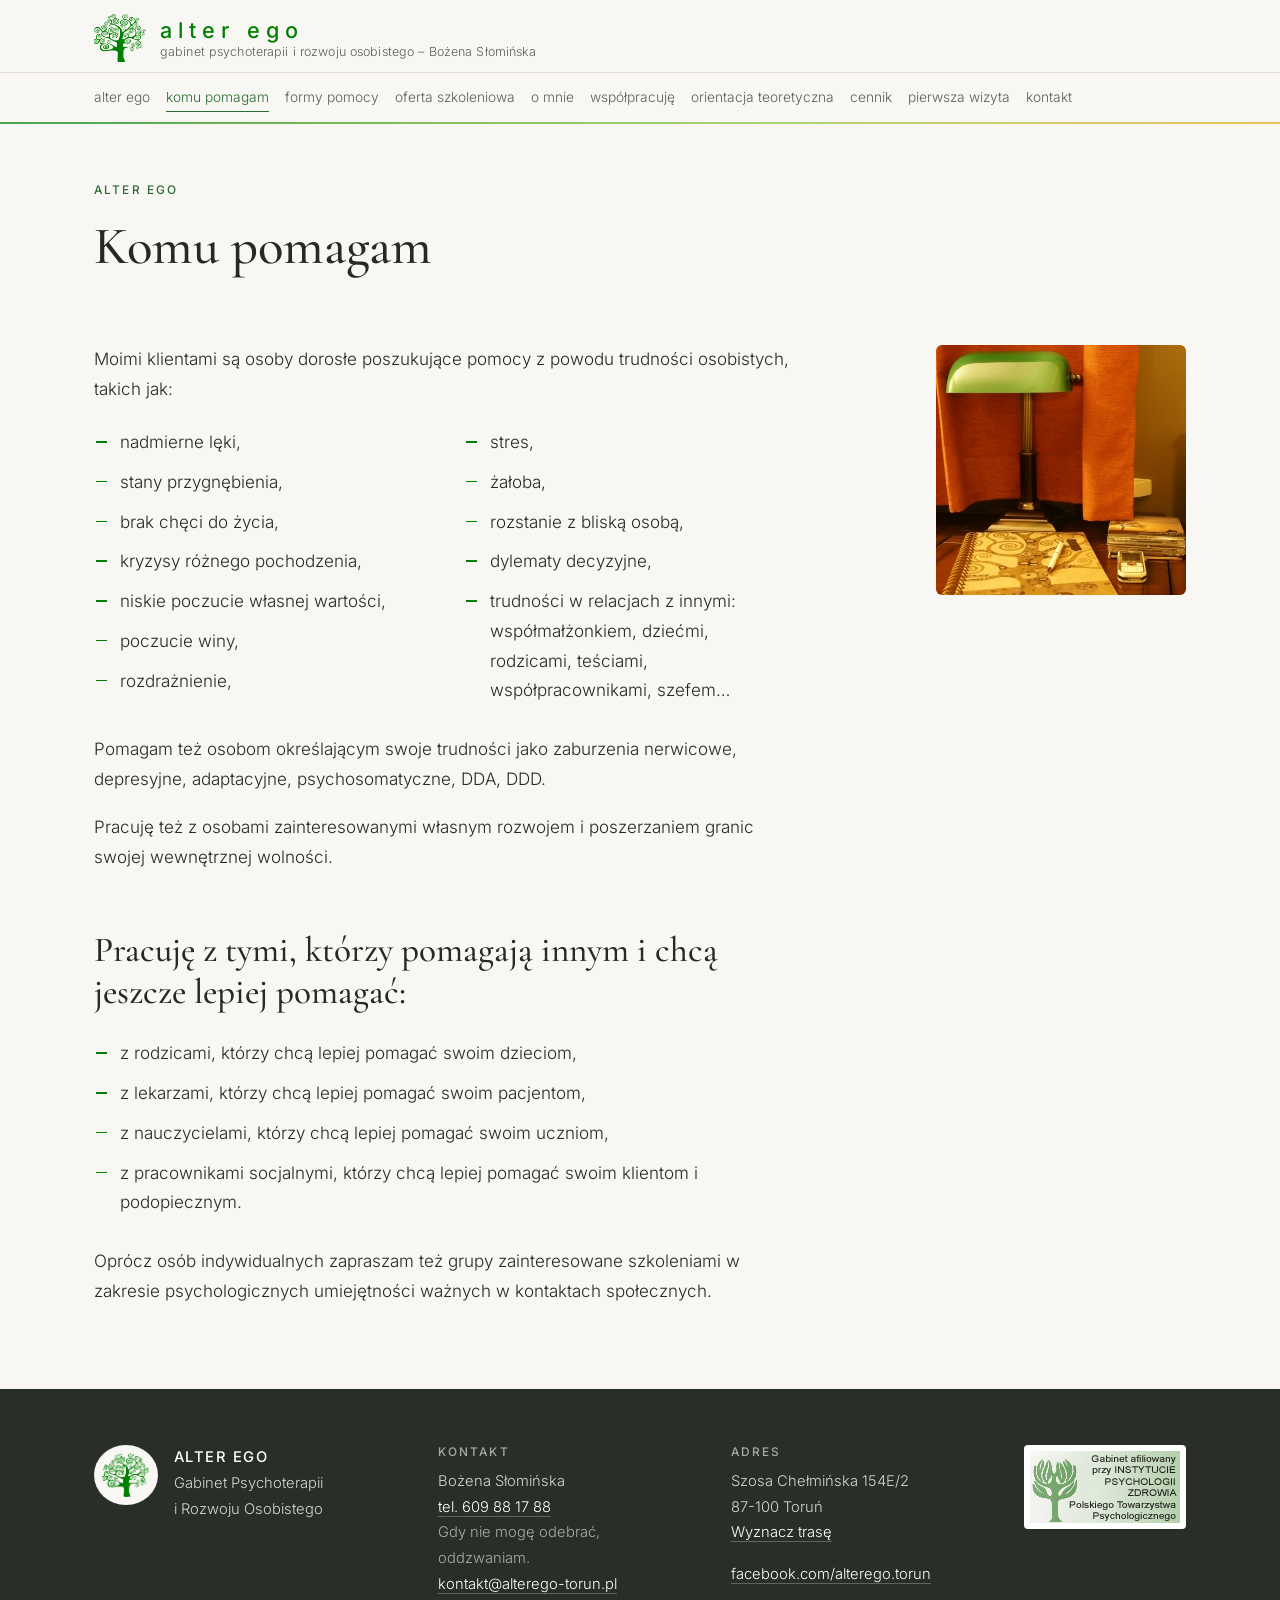
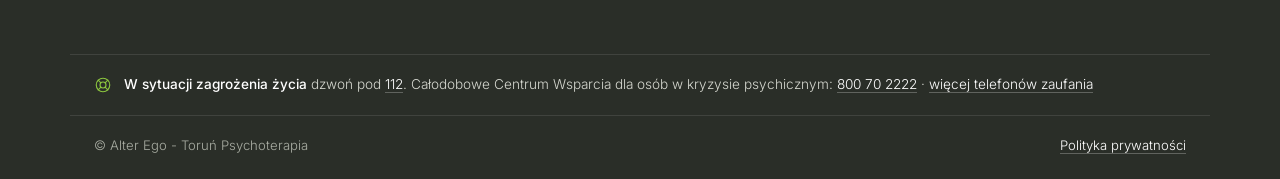
<file: komu-pomagam.html>
<!doctype html>
<html lang="pl">
<head>
  <meta charset="utf-8">
  <meta name="viewport" content="width=device-width, initial-scale=1">
  <title>komu pomagam | ALTER EGO – Gabinet Psychoterapii Bożena Słomińska – Toruń</title>
  <meta name="description" content="Komu pomagam – osoby dorosłe w trudnościach osobistych, osoby zainteresowane rozwojem, profesjonaliści pomagający innym.">
  <link rel="canonical" href="https://www.alterego-torun.pl/komu-pomagam.html">
  <meta property="og:type" content="website">
  <meta property="og:locale" content="pl_PL">
  <meta property="og:site_name" content="ALTER EGO – Gabinet Psychoterapii">
  <meta property="og:title" content="komu pomagam | ALTER EGO – Gabinet Psychoterapii Bożena Słomińska – Toruń">
  <meta property="og:description" content="Komu pomagam – osoby dorosłe w trudnościach osobistych, osoby zainteresowane rozwojem, profesjonaliści pomagający innym.">
  <meta property="og:url" content="https://www.alterego-torun.pl/komu-pomagam.html">
  <meta property="og:image" content="https://www.alterego-torun.pl/assets/img/bozena-slominska-portret.jpg">
  <meta name="theme-color" content="#f8f7f3">
  <link rel="stylesheet" href="assets/fonts/fonts.css">
  <link rel="stylesheet" href="assets/css/style.css">
  <link rel="icon" href="assets/img/favicon.png" type="image/png">
  <link rel="apple-touch-icon" href="assets/img/apple-touch-icon.png">
  
</head>
<body>
  <a class="skip" href="#main">Przejdź do treści</a>

  <header class="site-header">
    <div class="container header-inner">
      <a class="brand" href="index.html" aria-label="ALTER EGO – strona główna">
        <img src="assets/img/drzewo.png" alt="" class="brand-tree" width="52" height="48">
        <span class="brand-text">
          <span class="brand-name">alter ego</span>
          <span class="brand-sub">gabinet psychoterapii i rozwoju osobistego – Bożena Słomińska</span>
        </span>
      </a>
      <button class="nav-toggle" aria-expanded="false" aria-controls="nav" aria-label="Menu">
        <span></span><span></span>
      </button>
    </div>
    <nav class="nav" id="nav" aria-label="Menu główne">
      <div class="container nav-inner">
        <a href="index.html">alter ego</a>
        <a href="komu-pomagam.html" class="active" aria-current="page">komu pomagam</a>
        <a href="formy-pomocy.html">formy pomocy</a>
        <a href="oferta-szkoleniowa.html">oferta szkoleniowa</a>
        <a href="o-mnie.html">o mnie</a>
        <a href="wspolpracuje.html">współpracuję</a>
        <a href="orientacja-teoretyczna.html">orientacja teoretyczna</a>
        <a href="cennik.html">cennik</a>
        <a href="pierwsza-wizyta.html">pierwsza wizyta</a>
        <a href="kontakt.html">kontakt</a>
      </div>
    </nav>
    <div class="ribbon" aria-hidden="true"></div>
  </header>

  <main id="main">
    <section class="page-head">
      <div class="container">
        <p class="eyebrow">alter ego</p>
        <h1>Komu pomagam</h1>
        
      </div>
    </section>

    <section class="section section-tight">
      <div class="container article">
        <div class="article-body">
          <p>Moimi klientami są osoby dorosłe poszukujące pomocy z powodu trudności osobistych, takich jak:</p>
          <ul class="list list-cols">
          <li>nadmierne lęki,</li>
          <li>stany przygnębienia,</li>
          <li>brak chęci do życia,</li>
          <li>kryzysy różnego pochodzenia,</li>
          <li>niskie poczucie własnej wartości,</li>
          <li>poczucie winy,</li>
          <li>rozdrażnienie,</li>
          <li>stres,</li>
          <li>żałoba,</li>
          <li>rozstanie z bliską osobą,</li>
          <li>dylematy decyzyjne,</li>
          <li>trudności w relacjach z innymi: współmałżonkiem, dziećmi, rodzicami, teściami, współpracownikami, szefem…</li>
        </ul>
          <p>Pomagam też osobom określającym swoje trudności jako zaburzenia nerwicowe, depresyjne, adaptacyjne, psychosomatyczne, DDA, DDD.</p>
          <p>Pracuję też z osobami zainteresowanymi własnym rozwojem i poszerzaniem granic swojej wewnętrznej wolności.</p>
          <h2>Pracuję z tymi, którzy pomagają innym i chcą jeszcze lepiej pomagać:</h2>
          <ul class="list">
          <li>z rodzicami, którzy chcą lepiej pomagać swoim dzieciom,</li>
          <li>z lekarzami, którzy chcą lepiej pomagać swoim pacjentom,</li>
          <li>z nauczycielami, którzy chcą lepiej pomagać swoim uczniom,</li>
          <li>z pracownikami socjalnymi, którzy chcą lepiej pomagać swoim klientom i podopiecznym.</li>
        </ul>
          <p>Oprócz osób indywidualnych zapraszam też grupy zainteresowane szkoleniami w zakresie psychologicznych umiejętności ważnych w kontaktach społecznych.</p>
        </div>
        <aside class="article-aside">
          <figure class="photo"><img src="assets/img/komu-pomagam.jpg" alt="Wnętrze gabinetu ALTER EGO"></figure>
        </aside>
      </div>
    </section>

  </main>

  <footer class="site-footer">
    <div class="container footer-grid">
      <div class="footer-brand">
        <img src="assets/img/drzewo.png" alt="" width="64" height="59">
        <p><strong>ALTER EGO</strong><br>Gabinet Psychoterapii<br>i Rozwoju Osobistego</p>
      </div>
      <div>
        <h2 class="footer-title">Kontakt</h2>
        <p>Bożena Słomińska<br>
          <a href="tel:+48609881788">tel. 609 88 17 88</a><br>
          <span class="muted">Gdy nie mogę odebrać, oddzwaniam.</span><br>
          <a href="mailto:kontakt@alterego-torun.pl">kontakt@alterego-torun.pl</a></p>
      </div>
      <div>
        <h2 class="footer-title">Adres</h2>
        <p>Szosa Chełmińska 154E/2<br>87-100 Toruń<br>
          <a href="https://www.google.com/maps/dir/?api=1&destination=ALTER%20EGO%20Gabinet%20Psychoterapii%2C%20Szosa%20Che%C5%82mi%C5%84ska%20154E%2C%2087-100%20Toru%C5%84" target="_blank" rel="noopener">Wyznacz trasę</a></p>
        <p><a href="https://www.facebook.com/alterego.torun/" target="_blank" rel="noopener">facebook.com/alterego.torun</a></p>
      </div>
      <div class="footer-cert">
        <a href="http://www.psychologia.edu.pl/" target="_blank" rel="noopener" title="Instytut Psychologii Zdrowia PTP">
          <img src="assets/img/logo-ipz-ptp.png" alt="Instytut Psychologii Zdrowia PTP" width="150" height="72">
        </a>
      </div>
    </div>
    <div class="container footer-crisis">
      <p><svg class="i" viewBox="0 0 24 24" aria-hidden="true"><circle cx="12" cy="12" r="9"/><circle cx="12" cy="12" r="4"/><path d="M5.6 5.6l3.6 3.6M14.8 14.8l3.6 3.6M18.4 5.6l-3.6 3.6M9.2 14.8l-3.6 3.6"/></svg><span><strong>W sytuacji zagrożenia życia</strong> dzwoń pod <a href="tel:112">112</a>.
        Całodobowe Centrum Wsparcia dla osób w kryzysie psychicznym: <a href="tel:800702222">800 70 2222</a> ·
        <a href="pierwsza-wizyta.html#pomoc-w-kryzysie">więcej telefonów zaufania</a></span></p>
    </div>
    <div class="container footer-bottom">
      <p>© Alter Ego - Toruń Psychoterapia</p>
      <p><a href="polityka-prywatnosci.html">Polityka prywatności</a></p>
    </div>
  </footer>

  <nav class="quickbar" aria-label="Szybki kontakt">
    <a href="tel:+48609881788"><svg class="i" viewBox="0 0 24 24" aria-hidden="true"><path d="M5 4h4l2 5-2.5 1.5a11 11 0 0 0 5 5L15 13l5 2v4a1 1 0 0 1-1 1A16 16 0 0 1 4 5a1 1 0 0 1 1-1"/></svg><span>Zadzwoń</span></a>
    <a href="https://www.google.com/maps/dir/?api=1&destination=ALTER%20EGO%20Gabinet%20Psychoterapii%2C%20Szosa%20Che%C5%82mi%C5%84ska%20154E%2C%2087-100%20Toru%C5%84" target="_blank" rel="noopener"><svg class="i" viewBox="0 0 24 24" aria-hidden="true"><circle cx="6" cy="19" r="2"/><circle cx="18" cy="5" r="2"/><path d="M8 19h8.5a3.5 3.5 0 0 0 0-7h-9a3.5 3.5 0 0 1 0-7H16"/></svg><span>Dojazd</span></a>
    <a href="mailto:kontakt@alterego-torun.pl"><svg class="i" viewBox="0 0 24 24" aria-hidden="true"><rect x="3" y="5" width="18" height="14" rx="1.5"/><path d="M3 7l9 6 9-6"/></svg><span>E-mail</span></a>
  </nav>

  <script src="assets/js/main.js"></script>
</body>
</html>
</file>
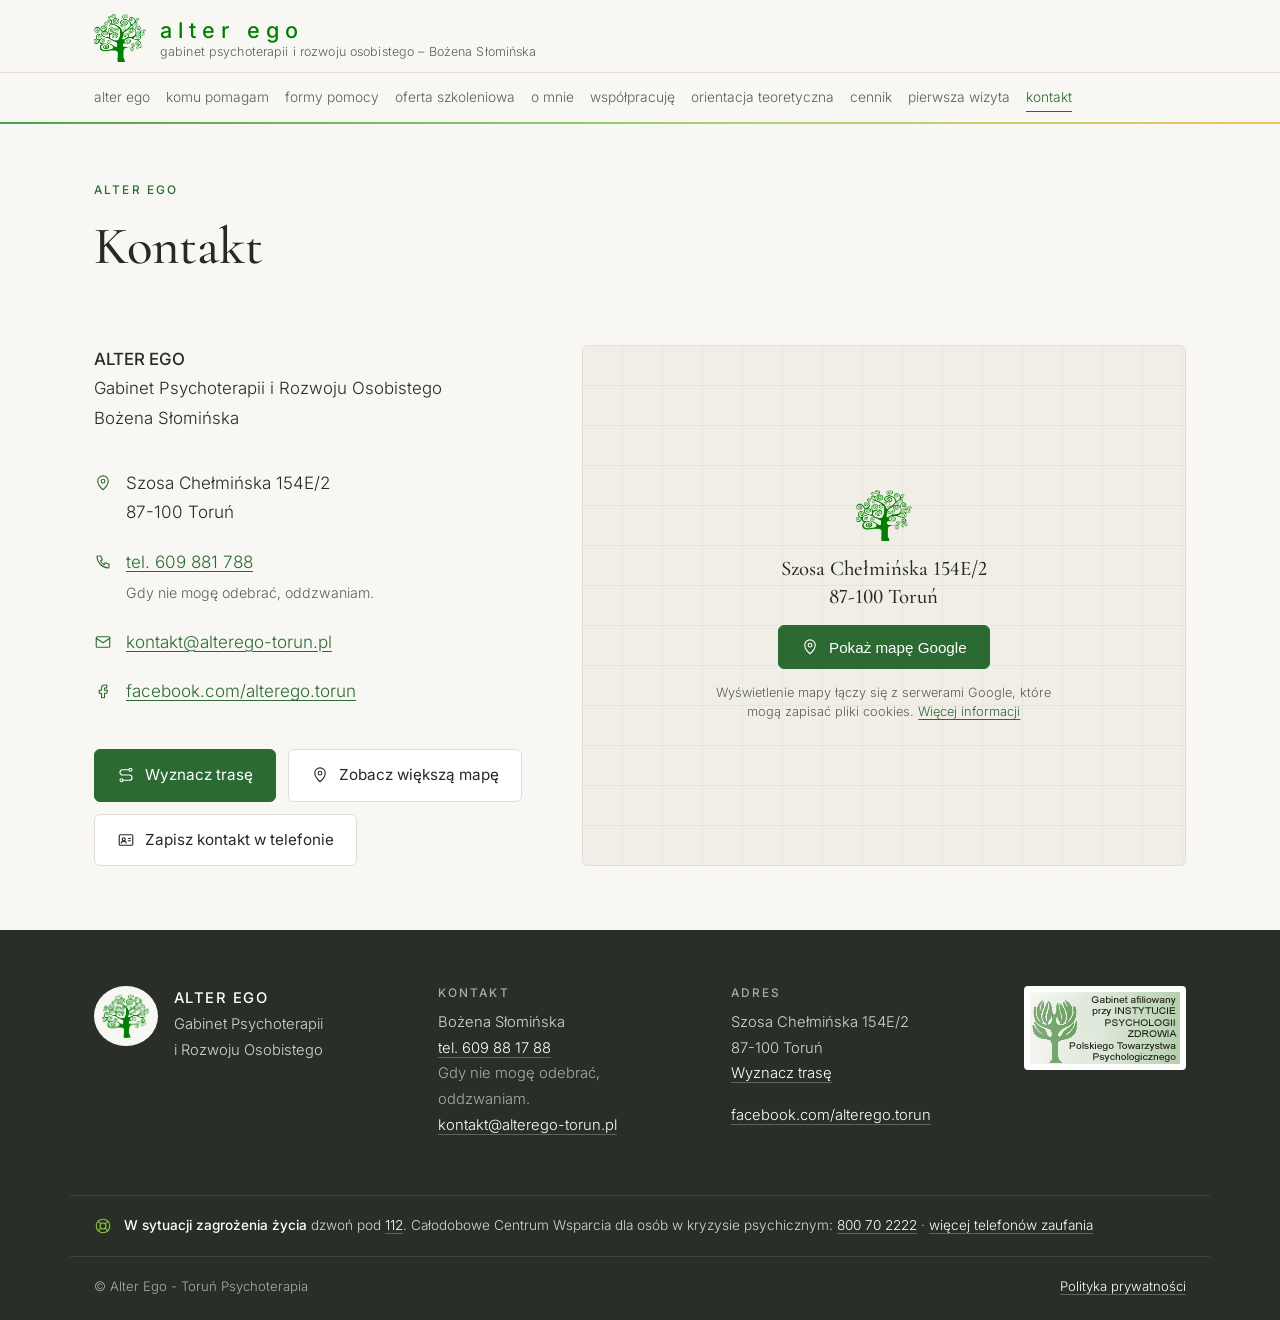
<file: kontakt.html>
<!doctype html>
<html lang="pl">
<head>
  <meta charset="utf-8">
  <meta name="viewport" content="width=device-width, initial-scale=1">
  <title>kontakt | ALTER EGO – Gabinet Psychoterapii Bożena Słomińska – Toruń</title>
  <meta name="description" content="Kontakt: ALTER EGO, Bożena Słomińska, Szosa Chełmińska 154E/2, 87-100 Toruń, tel. 609 881 788, kontakt@alterego-torun.pl.">
  <link rel="canonical" href="https://www.alterego-torun.pl/kontakt.html">
  <meta property="og:type" content="website">
  <meta property="og:locale" content="pl_PL">
  <meta property="og:site_name" content="ALTER EGO – Gabinet Psychoterapii">
  <meta property="og:title" content="kontakt | ALTER EGO – Gabinet Psychoterapii Bożena Słomińska – Toruń">
  <meta property="og:description" content="Kontakt: ALTER EGO, Bożena Słomińska, Szosa Chełmińska 154E/2, 87-100 Toruń, tel. 609 881 788, kontakt@alterego-torun.pl.">
  <meta property="og:url" content="https://www.alterego-torun.pl/kontakt.html">
  <meta property="og:image" content="https://www.alterego-torun.pl/assets/img/bozena-slominska-portret.jpg">
  <meta name="theme-color" content="#f8f7f3">
  <link rel="stylesheet" href="assets/fonts/fonts.css">
  <link rel="stylesheet" href="assets/css/style.css">
  <link rel="icon" href="assets/img/favicon.png" type="image/png">
  <link rel="apple-touch-icon" href="assets/img/apple-touch-icon.png">
  <script type="application/ld+json">
  {
    "@context": "https://schema.org",
    "@type": "MedicalBusiness",
    "name": "ALTER EGO – Gabinet Psychoterapii i Rozwoju Osobistego Bożena Słomińska",
    "url": "https://www.alterego-torun.pl/",
    "image": "https://www.alterego-torun.pl/assets/img/bozena-slominska-portret.jpg",
    "logo": "https://www.alterego-torun.pl/assets/img/drzewo.png",
    "telephone": "+48 609 881 788",
    "email": "kontakt@alterego-torun.pl",
    "address": {
      "@type": "PostalAddress",
      "streetAddress": "Szosa Chełmińska 154E/2",
      "postalCode": "87-100",
      "addressLocality": "Toruń",
      "addressCountry": "PL"
    },
    "geo": { "@type": "GeoCoordinates", "latitude": 53.0302896, "longitude": 18.5903511 },
    "hasMap": "https://maps.google.com/maps?cid=1051423359503064108",
    "sameAs": ["https://www.facebook.com/alterego.torun/"],
    "founder": { "@type": "Person", "name": "Bożena Słomińska", "jobTitle": "psychoterapeuta" }
  }
  </script>
</head>
<body>
  <a class="skip" href="#main">Przejdź do treści</a>

  <header class="site-header">
    <div class="container header-inner">
      <a class="brand" href="index.html" aria-label="ALTER EGO – strona główna">
        <img src="assets/img/drzewo.png" alt="" class="brand-tree" width="52" height="48">
        <span class="brand-text">
          <span class="brand-name">alter ego</span>
          <span class="brand-sub">gabinet psychoterapii i rozwoju osobistego – Bożena Słomińska</span>
        </span>
      </a>
      <button class="nav-toggle" aria-expanded="false" aria-controls="nav" aria-label="Menu">
        <span></span><span></span>
      </button>
    </div>
    <nav class="nav" id="nav" aria-label="Menu główne">
      <div class="container nav-inner">
        <a href="index.html">alter ego</a>
        <a href="komu-pomagam.html">komu pomagam</a>
        <a href="formy-pomocy.html">formy pomocy</a>
        <a href="oferta-szkoleniowa.html">oferta szkoleniowa</a>
        <a href="o-mnie.html">o mnie</a>
        <a href="wspolpracuje.html">współpracuję</a>
        <a href="orientacja-teoretyczna.html">orientacja teoretyczna</a>
        <a href="cennik.html">cennik</a>
        <a href="pierwsza-wizyta.html">pierwsza wizyta</a>
        <a href="kontakt.html" class="active" aria-current="page">kontakt</a>
      </div>
    </nav>
    <div class="ribbon" aria-hidden="true"></div>
  </header>

  <main id="main">
    <section class="page-head">
      <div class="container">
        <p class="eyebrow">alter ego</p>
        <h1>Kontakt</h1>
        
      </div>
    </section>

    <section class="section section-tight">
      <div class="container contact-grid">
        <div class="contact-card">
          <p class="contact-org"><strong>ALTER EGO</strong><br>Gabinet Psychoterapii i Rozwoju Osobistego<br>Bożena Słomińska</p>
          <ul class="contact-list">
            <li><svg class="i" viewBox="0 0 24 24" aria-hidden="true"><path d="M12 21s-7-6.2-7-11.5a7 7 0 0 1 14 0C19 14.8 12 21 12 21z"/><circle cx="12" cy="9.5" r="2.5"/></svg><span>Szosa Chełmińska 154E/2<br>87-100 Toruń</span></li>
            <li><svg class="i" viewBox="0 0 24 24" aria-hidden="true"><path d="M5 4h4l2 5-2.5 1.5a11 11 0 0 0 5 5L15 13l5 2v4a1 1 0 0 1-1 1A16 16 0 0 1 4 5a1 1 0 0 1 1-1"/></svg><span><a href="tel:+48609881788">tel. 609 881 788</a><br><small class="muted">Gdy nie mogę odebrać, oddzwaniam.</small></span></li>
            <li><svg class="i" viewBox="0 0 24 24" aria-hidden="true"><rect x="3" y="5" width="18" height="14" rx="1.5"/><path d="M3 7l9 6 9-6"/></svg><a href="mailto:kontakt@alterego-torun.pl">kontakt@alterego-torun.pl</a></li>
            <li><svg class="i" viewBox="0 0 24 24" aria-hidden="true"><path d="M14 8h3V4h-3a4 4 0 0 0-4 4v3H7v4h3v6h4v-6h3l1-4h-4V8z"/></svg><a href="https://www.facebook.com/alterego.torun/" target="_blank" rel="noopener">facebook.com/alterego.torun</a></li>
          </ul>
          <div class="actions">
            <a class="btn btn-primary" href="https://www.google.com/maps/dir/?api=1&destination=ALTER%20EGO%20Gabinet%20Psychoterapii%2C%20Szosa%20Che%C5%82mi%C5%84ska%20154E%2C%2087-100%20Toru%C5%84" target="_blank" rel="noopener"><svg class="i" viewBox="0 0 24 24" aria-hidden="true"><circle cx="6" cy="19" r="2"/><circle cx="18" cy="5" r="2"/><path d="M8 19h8.5a3.5 3.5 0 0 0 0-7h-9a3.5 3.5 0 0 1 0-7H16"/></svg> Wyznacz trasę</a>
            <a class="btn btn-ghost" href="https://maps.google.com/maps?cid=1051423359503064108" target="_blank" rel="noopener"><svg class="i" viewBox="0 0 24 24" aria-hidden="true"><path d="M12 21s-7-6.2-7-11.5a7 7 0 0 1 14 0C19 14.8 12 21 12 21z"/><circle cx="12" cy="9.5" r="2.5"/></svg> Zobacz większą mapę</a>
            <a class="btn btn-ghost" href="assets/alter-ego-bozena-slominska.vcf" download><svg class="i" viewBox="0 0 24 24" aria-hidden="true"><rect x="3" y="5" width="18" height="14" rx="1.5"/><circle cx="9" cy="11" r="2"/><path d="M5.5 16c.6-1.6 2-2.5 3.5-2.5s2.9.9 3.5 2.5M15 10h3M15 13h3"/></svg> Zapisz kontakt w telefonie</a>
          </div>
        </div>
        <div class="map" data-map-src="https://www.google.com/maps/embed?origin=mfe&pb=!1m3!2m1!1sSzosa+Che%C5%82mi%C5%84ska+154E,+87-100+Toru%C5%84!6i16">
          <div class="map-placeholder">
            <img src="assets/img/drzewo.png" alt="" width="56" height="52">
            <p class="map-address">Szosa Chełmińska 154E/2<br>87-100 Toruń</p>
            <button type="button" class="btn btn-primary" data-map-load><svg class="i" viewBox="0 0 24 24" aria-hidden="true"><path d="M12 21s-7-6.2-7-11.5a7 7 0 0 1 14 0C19 14.8 12 21 12 21z"/><circle cx="12" cy="9.5" r="2.5"/></svg> Pokaż mapę Google</button>
            <p class="map-note">Wyświetlenie mapy łączy się z serwerami Google, które mogą zapisać pliki cookies.
              <a href="polityka-prywatnosci.html#mapa">Więcej informacji</a></p>
          </div>
        </div>
      </div>
    </section>

  </main>

  <footer class="site-footer">
    <div class="container footer-grid">
      <div class="footer-brand">
        <img src="assets/img/drzewo.png" alt="" width="64" height="59">
        <p><strong>ALTER EGO</strong><br>Gabinet Psychoterapii<br>i Rozwoju Osobistego</p>
      </div>
      <div>
        <h2 class="footer-title">Kontakt</h2>
        <p>Bożena Słomińska<br>
          <a href="tel:+48609881788">tel. 609 88 17 88</a><br>
          <span class="muted">Gdy nie mogę odebrać, oddzwaniam.</span><br>
          <a href="mailto:kontakt@alterego-torun.pl">kontakt@alterego-torun.pl</a></p>
      </div>
      <div>
        <h2 class="footer-title">Adres</h2>
        <p>Szosa Chełmińska 154E/2<br>87-100 Toruń<br>
          <a href="https://www.google.com/maps/dir/?api=1&destination=ALTER%20EGO%20Gabinet%20Psychoterapii%2C%20Szosa%20Che%C5%82mi%C5%84ska%20154E%2C%2087-100%20Toru%C5%84" target="_blank" rel="noopener">Wyznacz trasę</a></p>
        <p><a href="https://www.facebook.com/alterego.torun/" target="_blank" rel="noopener">facebook.com/alterego.torun</a></p>
      </div>
      <div class="footer-cert">
        <a href="http://www.psychologia.edu.pl/" target="_blank" rel="noopener" title="Instytut Psychologii Zdrowia PTP">
          <img src="assets/img/logo-ipz-ptp.png" alt="Instytut Psychologii Zdrowia PTP" width="150" height="72">
        </a>
      </div>
    </div>
    <div class="container footer-crisis">
      <p><svg class="i" viewBox="0 0 24 24" aria-hidden="true"><circle cx="12" cy="12" r="9"/><circle cx="12" cy="12" r="4"/><path d="M5.6 5.6l3.6 3.6M14.8 14.8l3.6 3.6M18.4 5.6l-3.6 3.6M9.2 14.8l-3.6 3.6"/></svg><span><strong>W sytuacji zagrożenia życia</strong> dzwoń pod <a href="tel:112">112</a>.
        Całodobowe Centrum Wsparcia dla osób w kryzysie psychicznym: <a href="tel:800702222">800 70 2222</a> ·
        <a href="pierwsza-wizyta.html#pomoc-w-kryzysie">więcej telefonów zaufania</a></span></p>
    </div>
    <div class="container footer-bottom">
      <p>© Alter Ego - Toruń Psychoterapia</p>
      <p><a href="polityka-prywatnosci.html">Polityka prywatności</a></p>
    </div>
  </footer>

  <nav class="quickbar" aria-label="Szybki kontakt">
    <a href="tel:+48609881788"><svg class="i" viewBox="0 0 24 24" aria-hidden="true"><path d="M5 4h4l2 5-2.5 1.5a11 11 0 0 0 5 5L15 13l5 2v4a1 1 0 0 1-1 1A16 16 0 0 1 4 5a1 1 0 0 1 1-1"/></svg><span>Zadzwoń</span></a>
    <a href="https://www.google.com/maps/dir/?api=1&destination=ALTER%20EGO%20Gabinet%20Psychoterapii%2C%20Szosa%20Che%C5%82mi%C5%84ska%20154E%2C%2087-100%20Toru%C5%84" target="_blank" rel="noopener"><svg class="i" viewBox="0 0 24 24" aria-hidden="true"><circle cx="6" cy="19" r="2"/><circle cx="18" cy="5" r="2"/><path d="M8 19h8.5a3.5 3.5 0 0 0 0-7h-9a3.5 3.5 0 0 1 0-7H16"/></svg><span>Dojazd</span></a>
    <a href="mailto:kontakt@alterego-torun.pl"><svg class="i" viewBox="0 0 24 24" aria-hidden="true"><rect x="3" y="5" width="18" height="14" rx="1.5"/><path d="M3 7l9 6 9-6"/></svg><span>E-mail</span></a>
  </nav>

  <script src="assets/js/main.js"></script>
</body>
</html>
</file>
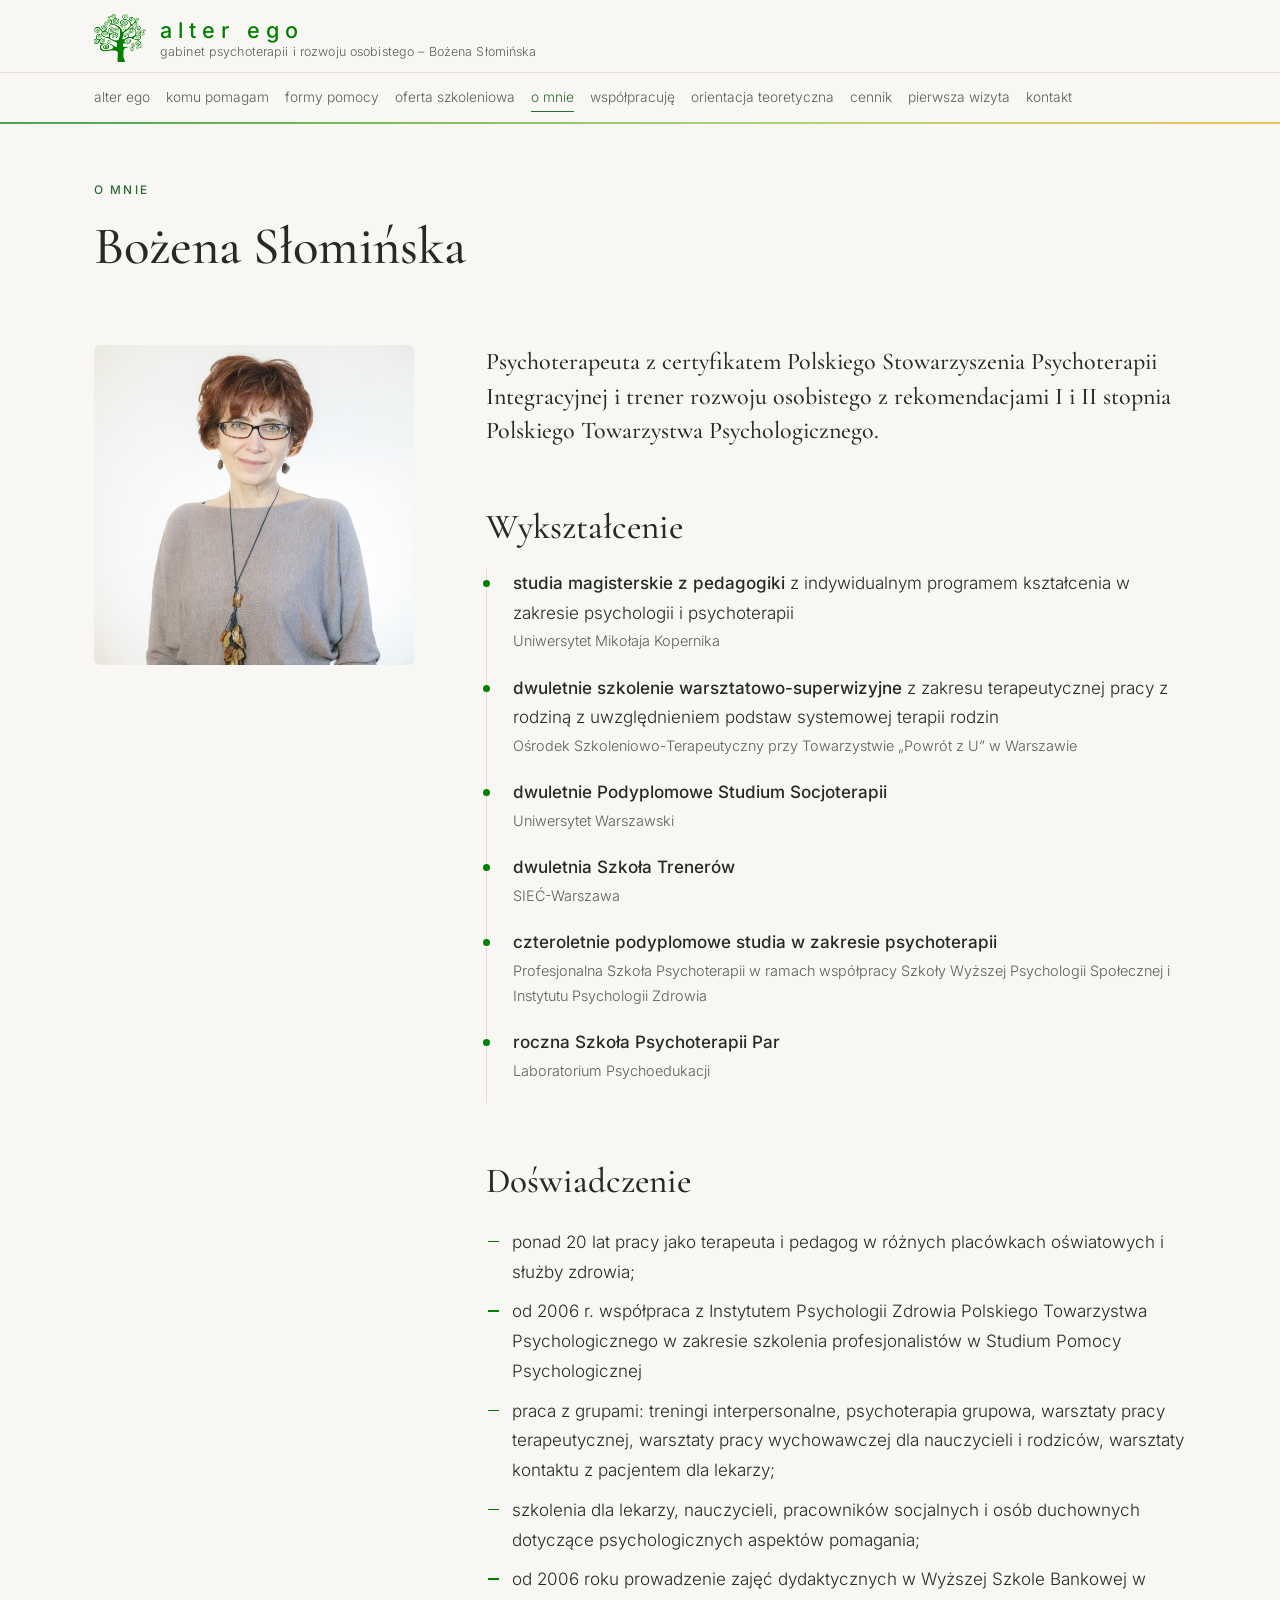
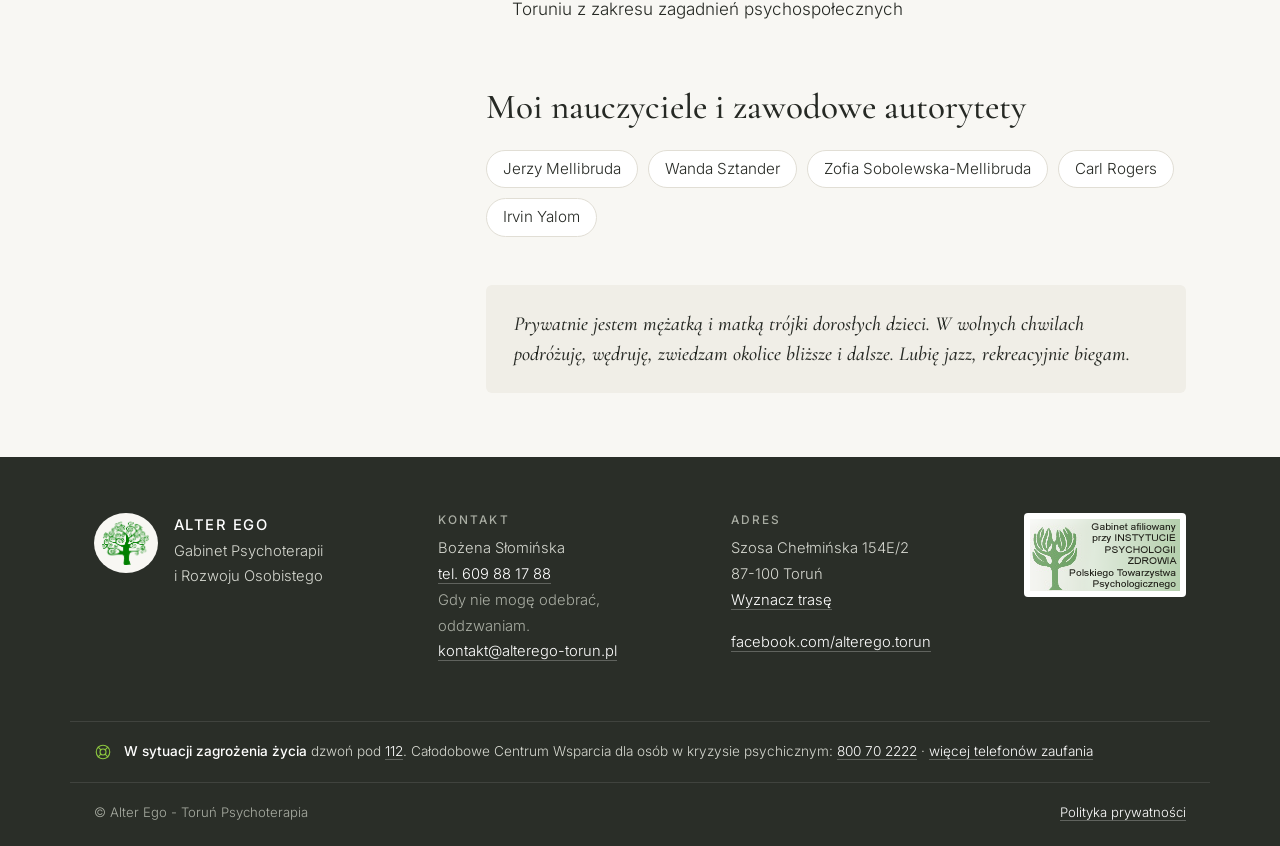
<file: o-mnie.html>
<!doctype html>
<html lang="pl">
<head>
  <meta charset="utf-8">
  <meta name="viewport" content="width=device-width, initial-scale=1">
  <title>o mnie | ALTER EGO – Gabinet Psychoterapii Bożena Słomińska – Toruń</title>
  <meta name="description" content="Bożena Słomińska – psychoterapeuta z certyfikatem PSPI, trener rozwoju osobistego z rekomendacjami PTP. Wykształcenie i doświadczenie.">
  <link rel="canonical" href="https://www.alterego-torun.pl/o-mnie.html">
  <meta property="og:type" content="website">
  <meta property="og:locale" content="pl_PL">
  <meta property="og:site_name" content="ALTER EGO – Gabinet Psychoterapii">
  <meta property="og:title" content="o mnie | ALTER EGO – Gabinet Psychoterapii Bożena Słomińska – Toruń">
  <meta property="og:description" content="Bożena Słomińska – psychoterapeuta z certyfikatem PSPI, trener rozwoju osobistego z rekomendacjami PTP. Wykształcenie i doświadczenie.">
  <meta property="og:url" content="https://www.alterego-torun.pl/o-mnie.html">
  <meta property="og:image" content="https://www.alterego-torun.pl/assets/img/bozena-slominska-portret.jpg">
  <meta name="theme-color" content="#f8f7f3">
  <link rel="stylesheet" href="assets/fonts/fonts.css">
  <link rel="stylesheet" href="assets/css/style.css">
  <link rel="icon" href="assets/img/favicon.png" type="image/png">
  <link rel="apple-touch-icon" href="assets/img/apple-touch-icon.png">
  
</head>
<body>
  <a class="skip" href="#main">Przejdź do treści</a>

  <header class="site-header">
    <div class="container header-inner">
      <a class="brand" href="index.html" aria-label="ALTER EGO – strona główna">
        <img src="assets/img/drzewo.png" alt="" class="brand-tree" width="52" height="48">
        <span class="brand-text">
          <span class="brand-name">alter ego</span>
          <span class="brand-sub">gabinet psychoterapii i rozwoju osobistego – Bożena Słomińska</span>
        </span>
      </a>
      <button class="nav-toggle" aria-expanded="false" aria-controls="nav" aria-label="Menu">
        <span></span><span></span>
      </button>
    </div>
    <nav class="nav" id="nav" aria-label="Menu główne">
      <div class="container nav-inner">
        <a href="index.html">alter ego</a>
        <a href="komu-pomagam.html">komu pomagam</a>
        <a href="formy-pomocy.html">formy pomocy</a>
        <a href="oferta-szkoleniowa.html">oferta szkoleniowa</a>
        <a href="o-mnie.html" class="active" aria-current="page">o mnie</a>
        <a href="wspolpracuje.html">współpracuję</a>
        <a href="orientacja-teoretyczna.html">orientacja teoretyczna</a>
        <a href="cennik.html">cennik</a>
        <a href="pierwsza-wizyta.html">pierwsza wizyta</a>
        <a href="kontakt.html">kontakt</a>
      </div>
    </nav>
    <div class="ribbon" aria-hidden="true"></div>
  </header>

  <main id="main">
    <section class="page-head">
      <div class="container">
        <p class="eyebrow">o mnie</p>
        <h1>Bożena Słomińska</h1>
        
      </div>
    </section>

    <section class="section section-tight">
      <div class="container about">
        <aside class="about-photo">
          <figure class="photo"><img src="assets/img/bozena-slominska-portret.jpg" alt="Bożena Słomińska"></figure>
        </aside>
        <div class="about-body">
          <p class="lead-text">Psychoterapeuta z certyfikatem Polskiego Stowarzyszenia Psychoterapii Integracyjnej i trener rozwoju osobistego z rekomendacjami I i II stopnia Polskiego Towarzystwa Psychologicznego.</p>

          <h2>Wykształcenie</h2>
          <ul class="timeline">
            <li><strong>studia magisterskie z pedagogiki</strong> z indywidualnym programem kształcenia w zakresie psychologii i psychoterapii<span>Uniwersytet Mikołaja Kopernika</span></li>
            <li><strong>dwuletnie szkolenie warsztatowo-superwizyjne</strong> z zakresu terapeutycznej pracy z rodziną z uwzględnieniem podstaw systemowej terapii rodzin<span>Ośrodek Szkoleniowo-Terapeutyczny przy Towarzystwie „Powrót z U” w Warszawie</span></li>
            <li><strong>dwuletnie Podyplomowe Studium Socjoterapii</strong><span>Uniwersytet Warszawski</span></li>
            <li><strong>dwuletnia Szkoła Trenerów</strong><span>SIEĆ-Warszawa</span></li>
            <li><strong>czteroletnie podyplomowe studia w zakresie psychoterapii</strong><span>Profesjonalna Szkoła Psychoterapii w ramach współpracy Szkoły Wyższej Psychologii Społecznej i Instytutu Psychologii Zdrowia</span></li>
            <li><strong>roczna Szkoła Psychoterapii Par</strong><span>Laboratorium Psychoedukacji</span></li>
          </ul>

          <h2>Doświadczenie</h2>
          <ul class="list">
          <li>ponad 20 lat pracy jako terapeuta i pedagog w różnych placówkach oświatowych i służby zdrowia;</li>
          <li>od 2006 r. współpraca z Instytutem Psychologii Zdrowia Polskiego Towarzystwa Psychologicznego w zakresie szkolenia profesjonalistów w Studium Pomocy Psychologicznej</li>
          <li>praca z grupami: treningi interpersonalne, psychoterapia grupowa, warsztaty pracy terapeutycznej, warsztaty pracy wychowawczej dla nauczycieli i rodziców, warsztaty kontaktu z pacjentem dla lekarzy;</li>
          <li>szkolenia dla lekarzy, nauczycieli, pracowników socjalnych i osób duchownych dotyczące psychologicznych aspektów pomagania;</li>
          <li>od 2006 roku prowadzenie zajęć dydaktycznych w Wyższej Szkole Bankowej w Toruniu z zakresu zagadnień psychospołecznych</li>
        </ul>

          <h2>Moi nauczyciele i zawodowe autorytety</h2>
          <ul class="tags">
            <li>Jerzy Mellibruda</li>
            <li>Wanda Sztander</li>
            <li>Zofia Sobolewska-Mellibruda</li>
            <li>Carl Rogers</li>
            <li>Irvin Yalom</li>
          </ul>

          <div class="private">
            <p>Prywatnie jestem mężatką i matką trójki dorosłych dzieci. W wolnych chwilach podróżuję, wędruję, zwiedzam okolice bliższe i dalsze. Lubię jazz, rekreacyjnie biegam.</p>
          </div>
        </div>
      </div>
    </section>

  </main>

  <footer class="site-footer">
    <div class="container footer-grid">
      <div class="footer-brand">
        <img src="assets/img/drzewo.png" alt="" width="64" height="59">
        <p><strong>ALTER EGO</strong><br>Gabinet Psychoterapii<br>i Rozwoju Osobistego</p>
      </div>
      <div>
        <h2 class="footer-title">Kontakt</h2>
        <p>Bożena Słomińska<br>
          <a href="tel:+48609881788">tel. 609 88 17 88</a><br>
          <span class="muted">Gdy nie mogę odebrać, oddzwaniam.</span><br>
          <a href="mailto:kontakt@alterego-torun.pl">kontakt@alterego-torun.pl</a></p>
      </div>
      <div>
        <h2 class="footer-title">Adres</h2>
        <p>Szosa Chełmińska 154E/2<br>87-100 Toruń<br>
          <a href="https://www.google.com/maps/dir/?api=1&destination=ALTER%20EGO%20Gabinet%20Psychoterapii%2C%20Szosa%20Che%C5%82mi%C5%84ska%20154E%2C%2087-100%20Toru%C5%84" target="_blank" rel="noopener">Wyznacz trasę</a></p>
        <p><a href="https://www.facebook.com/alterego.torun/" target="_blank" rel="noopener">facebook.com/alterego.torun</a></p>
      </div>
      <div class="footer-cert">
        <a href="http://www.psychologia.edu.pl/" target="_blank" rel="noopener" title="Instytut Psychologii Zdrowia PTP">
          <img src="assets/img/logo-ipz-ptp.png" alt="Instytut Psychologii Zdrowia PTP" width="150" height="72">
        </a>
      </div>
    </div>
    <div class="container footer-crisis">
      <p><svg class="i" viewBox="0 0 24 24" aria-hidden="true"><circle cx="12" cy="12" r="9"/><circle cx="12" cy="12" r="4"/><path d="M5.6 5.6l3.6 3.6M14.8 14.8l3.6 3.6M18.4 5.6l-3.6 3.6M9.2 14.8l-3.6 3.6"/></svg><span><strong>W sytuacji zagrożenia życia</strong> dzwoń pod <a href="tel:112">112</a>.
        Całodobowe Centrum Wsparcia dla osób w kryzysie psychicznym: <a href="tel:800702222">800 70 2222</a> ·
        <a href="pierwsza-wizyta.html#pomoc-w-kryzysie">więcej telefonów zaufania</a></span></p>
    </div>
    <div class="container footer-bottom">
      <p>© Alter Ego - Toruń Psychoterapia</p>
      <p><a href="polityka-prywatnosci.html">Polityka prywatności</a></p>
    </div>
  </footer>

  <nav class="quickbar" aria-label="Szybki kontakt">
    <a href="tel:+48609881788"><svg class="i" viewBox="0 0 24 24" aria-hidden="true"><path d="M5 4h4l2 5-2.5 1.5a11 11 0 0 0 5 5L15 13l5 2v4a1 1 0 0 1-1 1A16 16 0 0 1 4 5a1 1 0 0 1 1-1"/></svg><span>Zadzwoń</span></a>
    <a href="https://www.google.com/maps/dir/?api=1&destination=ALTER%20EGO%20Gabinet%20Psychoterapii%2C%20Szosa%20Che%C5%82mi%C5%84ska%20154E%2C%2087-100%20Toru%C5%84" target="_blank" rel="noopener"><svg class="i" viewBox="0 0 24 24" aria-hidden="true"><circle cx="6" cy="19" r="2"/><circle cx="18" cy="5" r="2"/><path d="M8 19h8.5a3.5 3.5 0 0 0 0-7h-9a3.5 3.5 0 0 1 0-7H16"/></svg><span>Dojazd</span></a>
    <a href="mailto:kontakt@alterego-torun.pl"><svg class="i" viewBox="0 0 24 24" aria-hidden="true"><rect x="3" y="5" width="18" height="14" rx="1.5"/><path d="M3 7l9 6 9-6"/></svg><span>E-mail</span></a>
  </nav>

  <script src="assets/js/main.js"></script>
</body>
</html>
</file>
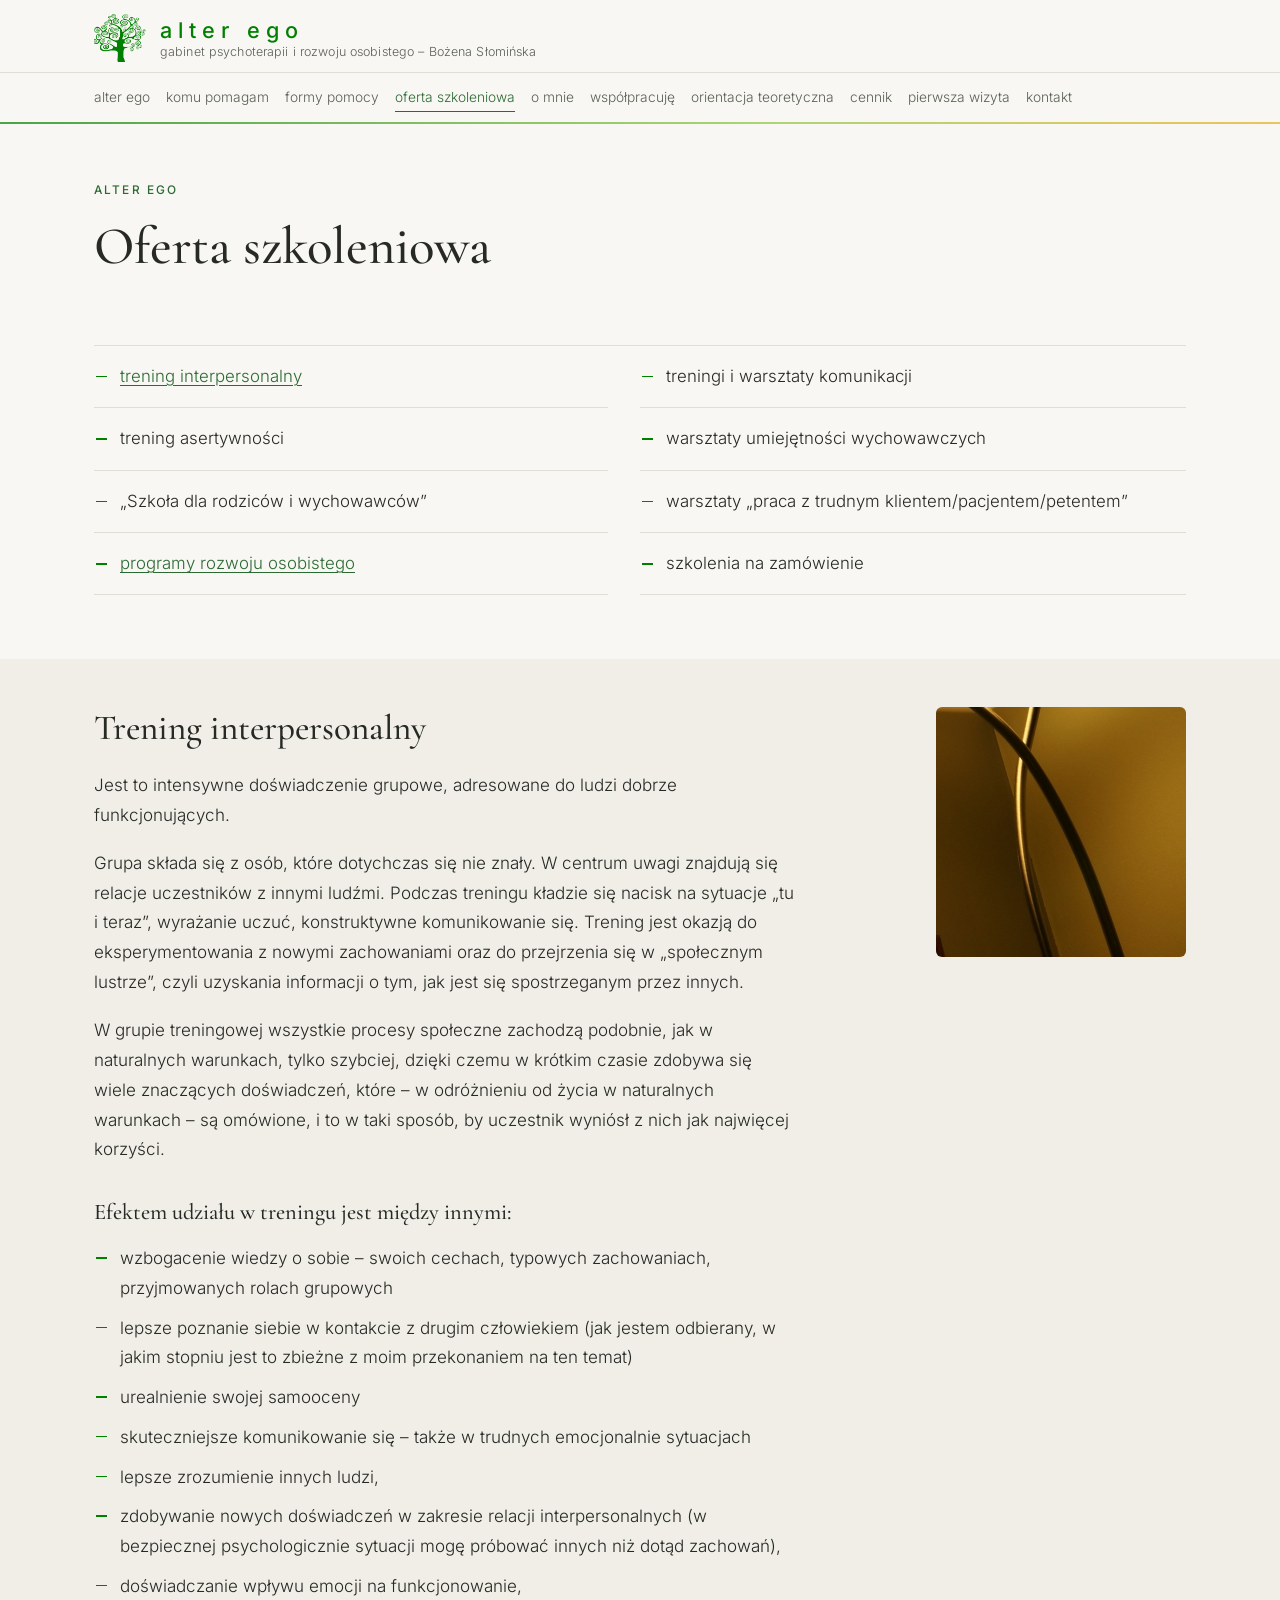
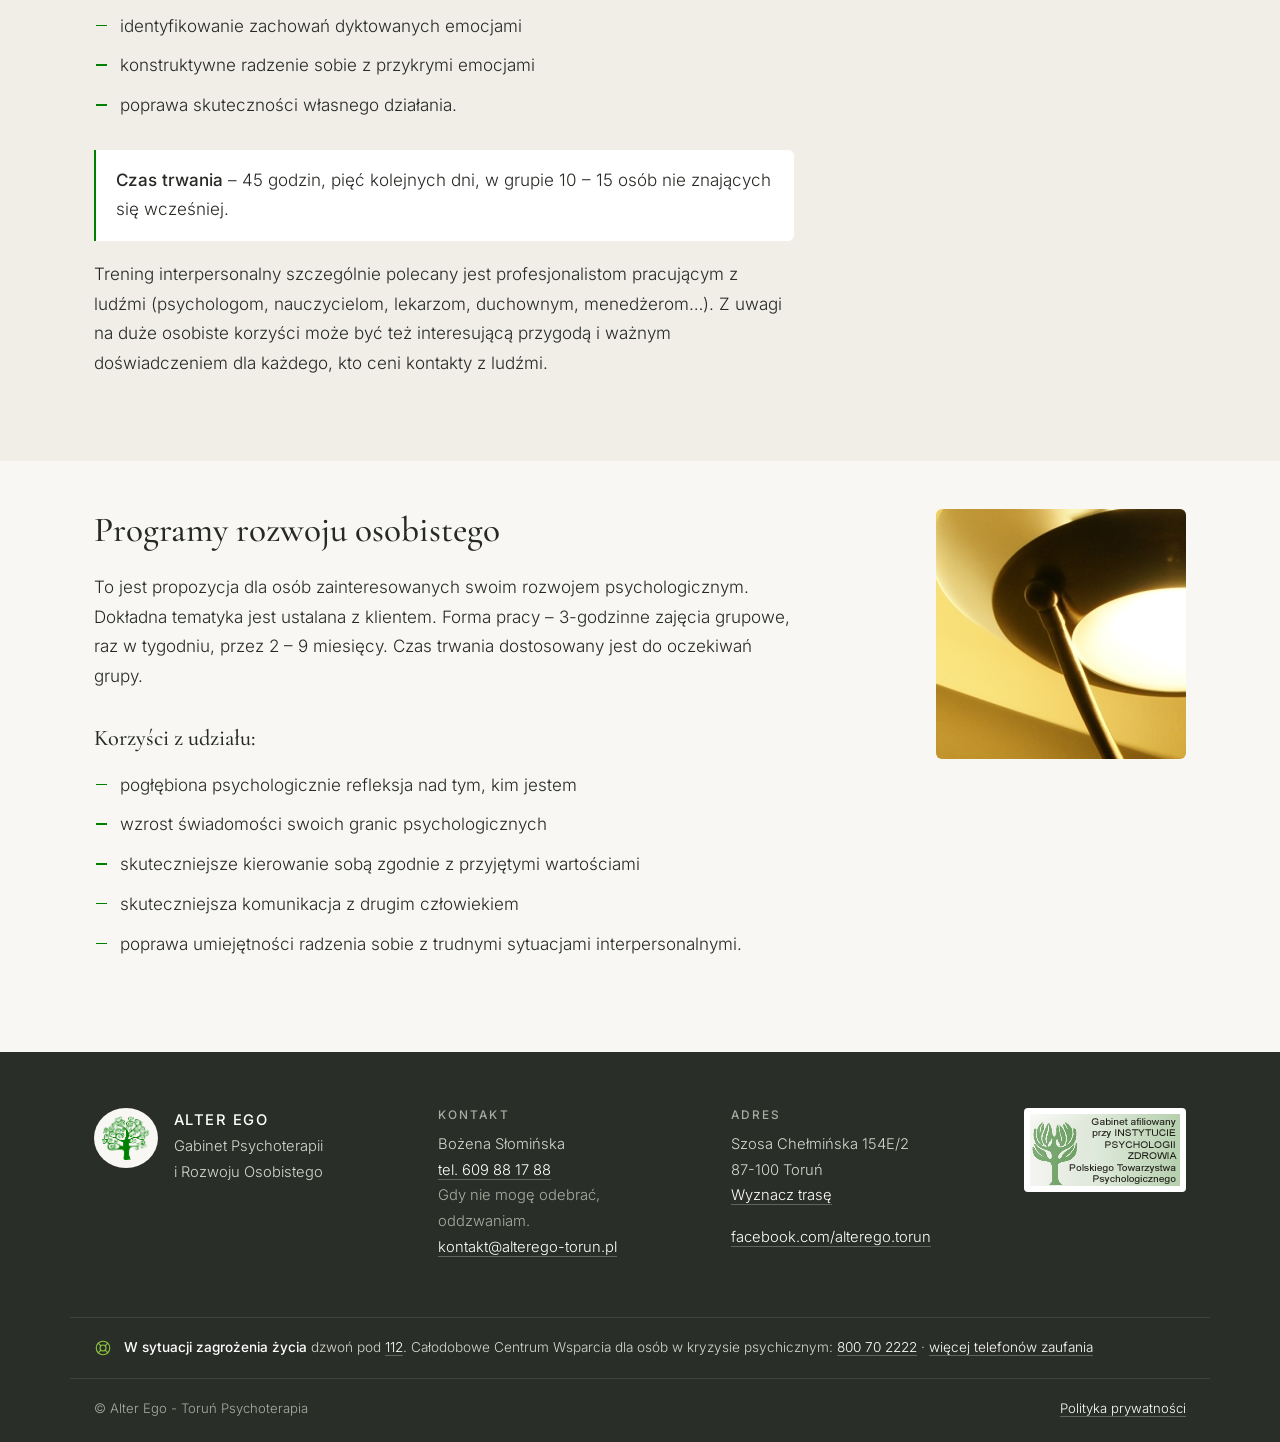
<file: oferta-szkoleniowa.html>
<!doctype html>
<html lang="pl">
<head>
  <meta charset="utf-8">
  <meta name="viewport" content="width=device-width, initial-scale=1">
  <title>oferta szkoleniowa | ALTER EGO – Gabinet Psychoterapii Bożena Słomińska – Toruń</title>
  <meta name="description" content="Oferta szkoleniowa: trening interpersonalny, treningi komunikacji, asertywności, warsztaty wychowawcze, programy rozwoju osobistego.">
  <link rel="canonical" href="https://www.alterego-torun.pl/oferta-szkoleniowa.html">
  <meta property="og:type" content="website">
  <meta property="og:locale" content="pl_PL">
  <meta property="og:site_name" content="ALTER EGO – Gabinet Psychoterapii">
  <meta property="og:title" content="oferta szkoleniowa | ALTER EGO – Gabinet Psychoterapii Bożena Słomińska – Toruń">
  <meta property="og:description" content="Oferta szkoleniowa: trening interpersonalny, treningi komunikacji, asertywności, warsztaty wychowawcze, programy rozwoju osobistego.">
  <meta property="og:url" content="https://www.alterego-torun.pl/oferta-szkoleniowa.html">
  <meta property="og:image" content="https://www.alterego-torun.pl/assets/img/bozena-slominska-portret.jpg">
  <meta name="theme-color" content="#f8f7f3">
  <link rel="stylesheet" href="assets/fonts/fonts.css">
  <link rel="stylesheet" href="assets/css/style.css">
  <link rel="icon" href="assets/img/favicon.png" type="image/png">
  <link rel="apple-touch-icon" href="assets/img/apple-touch-icon.png">
  
</head>
<body>
  <a class="skip" href="#main">Przejdź do treści</a>

  <header class="site-header">
    <div class="container header-inner">
      <a class="brand" href="index.html" aria-label="ALTER EGO – strona główna">
        <img src="assets/img/drzewo.png" alt="" class="brand-tree" width="52" height="48">
        <span class="brand-text">
          <span class="brand-name">alter ego</span>
          <span class="brand-sub">gabinet psychoterapii i rozwoju osobistego – Bożena Słomińska</span>
        </span>
      </a>
      <button class="nav-toggle" aria-expanded="false" aria-controls="nav" aria-label="Menu">
        <span></span><span></span>
      </button>
    </div>
    <nav class="nav" id="nav" aria-label="Menu główne">
      <div class="container nav-inner">
        <a href="index.html">alter ego</a>
        <a href="komu-pomagam.html">komu pomagam</a>
        <a href="formy-pomocy.html">formy pomocy</a>
        <a href="oferta-szkoleniowa.html" class="active" aria-current="page">oferta szkoleniowa</a>
        <a href="o-mnie.html">o mnie</a>
        <a href="wspolpracuje.html">współpracuję</a>
        <a href="orientacja-teoretyczna.html">orientacja teoretyczna</a>
        <a href="cennik.html">cennik</a>
        <a href="pierwsza-wizyta.html">pierwsza wizyta</a>
        <a href="kontakt.html">kontakt</a>
      </div>
    </nav>
    <div class="ribbon" aria-hidden="true"></div>
  </header>

  <main id="main">
    <section class="page-head">
      <div class="container">
        <p class="eyebrow">alter ego</p>
        <h1>Oferta szkoleniowa</h1>
        
      </div>
    </section>

    <section class="section section-tight">
      <div class="container">
        <ul class="offer-list">
          <li><a href="#trening-interpersonalny">trening interpersonalny</a></li>
          <li>treningi i warsztaty komunikacji</li>
          <li>trening asertywności</li>
          <li>warsztaty umiejętności wychowawczych</li>
          <li>„Szkoła dla rodziców i wychowawców”</li>
          <li>warsztaty „praca z trudnym klientem/pacjentem/petentem”</li>
          <li><a href="#programy-rozwoju-osobistego">programy rozwoju osobistego</a></li>
          <li>szkolenia na zamówienie</li>
        </ul>
      </div>
    </section>

    <section class="section section-tight section-alt" id="trening-interpersonalny">
      <div class="container article">
        <div class="article-body">
          <h2>Trening interpersonalny</h2>

          <p>Jest to intensywne doświadczenie grupowe, adresowane do ludzi dobrze funkcjonujących.</p>
          <p>Grupa składa się z osób, które dotychczas się nie znały. W centrum uwagi znajdują się relacje uczestników z innymi ludźmi. Podczas treningu kładzie się nacisk na sytuacje „tu i teraz”, wyrażanie uczuć, konstruktywne komunikowanie się. Trening jest okazją do eksperymentowania z nowymi zachowaniami oraz do przejrzenia się w „społecznym lustrze”, czyli uzyskania informacji o tym, jak jest się spostrzeganym przez innych.</p>
          <p>W grupie treningowej wszystkie procesy społeczne zachodzą podobnie, jak w naturalnych warunkach, tylko szybciej, dzięki czemu w krótkim czasie zdobywa się wiele znaczących doświadczeń, które – w odróżnieniu od życia w naturalnych warunkach – są omówione, i to w taki sposób, by uczestnik wyniósł z nich jak najwięcej korzyści.</p>
          <h3>Efektem udziału w treningu jest między innymi:</h3>
          <ul class="list">
          <li>wzbogacenie wiedzy o sobie – swoich cechach, typowych zachowaniach, przyjmowanych rolach grupowych</li>
          <li>lepsze poznanie siebie w kontakcie z drugim człowiekiem (jak jestem odbierany, w jakim stopniu jest to zbieżne z moim przekonaniem na ten temat)</li>
          <li>urealnienie swojej samooceny</li>
          <li>skuteczniejsze komunikowanie się – także w trudnych emocjonalnie sytuacjach</li>
          <li>lepsze zrozumienie innych ludzi,</li>
          <li>zdobywanie nowych doświadczeń w zakresie relacji interpersonalnych (w bezpiecznej psychologicznie sytuacji mogę próbować innych niż dotąd zachowań),</li>
          <li>doświadczanie wpływu emocji na funkcjonowanie,</li>
          <li>identyfikowanie zachowań dyktowanych emocjami</li>
          <li>konstruktywne radzenie sobie z przykrymi emocjami</li>
          <li>poprawa skuteczności własnego działania.</li>
        </ul>
          <p class="note"><strong>Czas trwania</strong> – 45 godzin, pięć kolejnych dni, w grupie 10 – 15 osób nie znających się wcześniej.</p>
          <p>Trening interpersonalny szczególnie polecany jest profesjonalistom pracującym z ludźmi (psychologom, nauczycielom, lekarzom, duchownym, menedżerom…). Z uwagi na duże osobiste korzyści może być też interesującą przygodą i ważnym doświadczeniem dla każdego, kto ceni kontakty z ludźmi.</p>
        </div>
        <aside class="article-aside">
          <figure class="photo"><img src="assets/img/trening-interpersonalny.jpg" alt="Lampa – trening interpersonalny"></figure>
          
        </aside>
      </div>
    </section>
    <section class="section section-tight" id="programy-rozwoju-osobistego">
      <div class="container article">
        <div class="article-body">
          <h2>Programy rozwoju osobistego</h2>

          <p>To jest propozycja dla osób zainteresowanych swoim rozwojem psychologicznym. Dokładna tematyka jest ustalana z klientem. Forma pracy – 3-godzinne zajęcia grupowe, raz w tygodniu, przez 2 – 9 miesięcy. Czas trwania dostosowany jest do oczekiwań grupy.</p>
          <h3>Korzyści z udziału:</h3>
          <ul class="list">
          <li>pogłębiona psychologicznie refleksja nad tym, kim jestem</li>
          <li>wzrost świadomości swoich granic psychologicznych</li>
          <li>skuteczniejsze kierowanie sobą zgodnie z przyjętymi wartościami</li>
          <li>skuteczniejsza komunikacja z drugim człowiekiem</li>
          <li>poprawa umiejętności radzenia sobie z trudnymi sytuacjami interpersonalnymi.</li>
        </ul>
        </div>
        <aside class="article-aside">
          <figure class="photo"><img src="assets/img/programy-rozwoju-osobistego.jpg" alt="Lampa – programy rozwoju osobistego"></figure>
          
        </aside>
      </div>
    </section>
  </main>

  <footer class="site-footer">
    <div class="container footer-grid">
      <div class="footer-brand">
        <img src="assets/img/drzewo.png" alt="" width="64" height="59">
        <p><strong>ALTER EGO</strong><br>Gabinet Psychoterapii<br>i Rozwoju Osobistego</p>
      </div>
      <div>
        <h2 class="footer-title">Kontakt</h2>
        <p>Bożena Słomińska<br>
          <a href="tel:+48609881788">tel. 609 88 17 88</a><br>
          <span class="muted">Gdy nie mogę odebrać, oddzwaniam.</span><br>
          <a href="mailto:kontakt@alterego-torun.pl">kontakt@alterego-torun.pl</a></p>
      </div>
      <div>
        <h2 class="footer-title">Adres</h2>
        <p>Szosa Chełmińska 154E/2<br>87-100 Toruń<br>
          <a href="https://www.google.com/maps/dir/?api=1&destination=ALTER%20EGO%20Gabinet%20Psychoterapii%2C%20Szosa%20Che%C5%82mi%C5%84ska%20154E%2C%2087-100%20Toru%C5%84" target="_blank" rel="noopener">Wyznacz trasę</a></p>
        <p><a href="https://www.facebook.com/alterego.torun/" target="_blank" rel="noopener">facebook.com/alterego.torun</a></p>
      </div>
      <div class="footer-cert">
        <a href="http://www.psychologia.edu.pl/" target="_blank" rel="noopener" title="Instytut Psychologii Zdrowia PTP">
          <img src="assets/img/logo-ipz-ptp.png" alt="Instytut Psychologii Zdrowia PTP" width="150" height="72">
        </a>
      </div>
    </div>
    <div class="container footer-crisis">
      <p><svg class="i" viewBox="0 0 24 24" aria-hidden="true"><circle cx="12" cy="12" r="9"/><circle cx="12" cy="12" r="4"/><path d="M5.6 5.6l3.6 3.6M14.8 14.8l3.6 3.6M18.4 5.6l-3.6 3.6M9.2 14.8l-3.6 3.6"/></svg><span><strong>W sytuacji zagrożenia życia</strong> dzwoń pod <a href="tel:112">112</a>.
        Całodobowe Centrum Wsparcia dla osób w kryzysie psychicznym: <a href="tel:800702222">800 70 2222</a> ·
        <a href="pierwsza-wizyta.html#pomoc-w-kryzysie">więcej telefonów zaufania</a></span></p>
    </div>
    <div class="container footer-bottom">
      <p>© Alter Ego - Toruń Psychoterapia</p>
      <p><a href="polityka-prywatnosci.html">Polityka prywatności</a></p>
    </div>
  </footer>

  <nav class="quickbar" aria-label="Szybki kontakt">
    <a href="tel:+48609881788"><svg class="i" viewBox="0 0 24 24" aria-hidden="true"><path d="M5 4h4l2 5-2.5 1.5a11 11 0 0 0 5 5L15 13l5 2v4a1 1 0 0 1-1 1A16 16 0 0 1 4 5a1 1 0 0 1 1-1"/></svg><span>Zadzwoń</span></a>
    <a href="https://www.google.com/maps/dir/?api=1&destination=ALTER%20EGO%20Gabinet%20Psychoterapii%2C%20Szosa%20Che%C5%82mi%C5%84ska%20154E%2C%2087-100%20Toru%C5%84" target="_blank" rel="noopener"><svg class="i" viewBox="0 0 24 24" aria-hidden="true"><circle cx="6" cy="19" r="2"/><circle cx="18" cy="5" r="2"/><path d="M8 19h8.5a3.5 3.5 0 0 0 0-7h-9a3.5 3.5 0 0 1 0-7H16"/></svg><span>Dojazd</span></a>
    <a href="mailto:kontakt@alterego-torun.pl"><svg class="i" viewBox="0 0 24 24" aria-hidden="true"><rect x="3" y="5" width="18" height="14" rx="1.5"/><path d="M3 7l9 6 9-6"/></svg><span>E-mail</span></a>
  </nav>

  <script src="assets/js/main.js"></script>
</body>
</html>
</file>
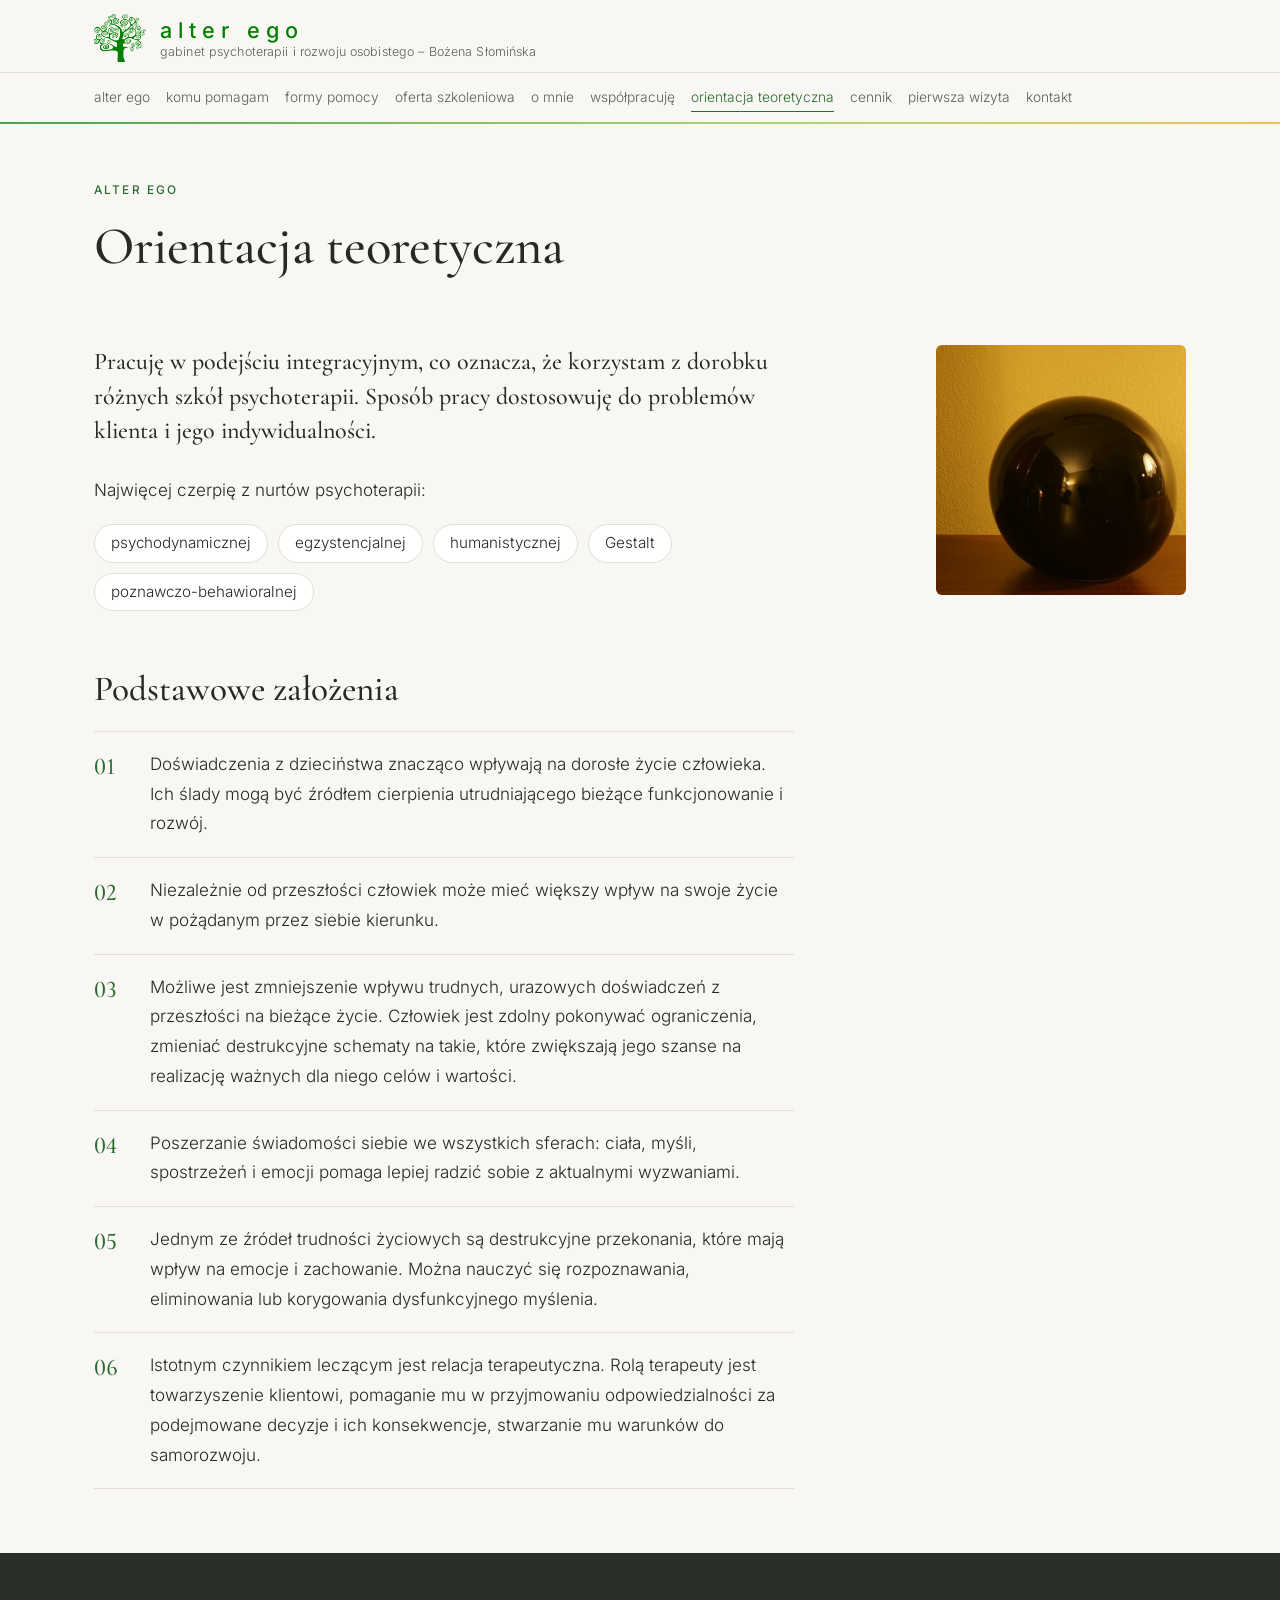
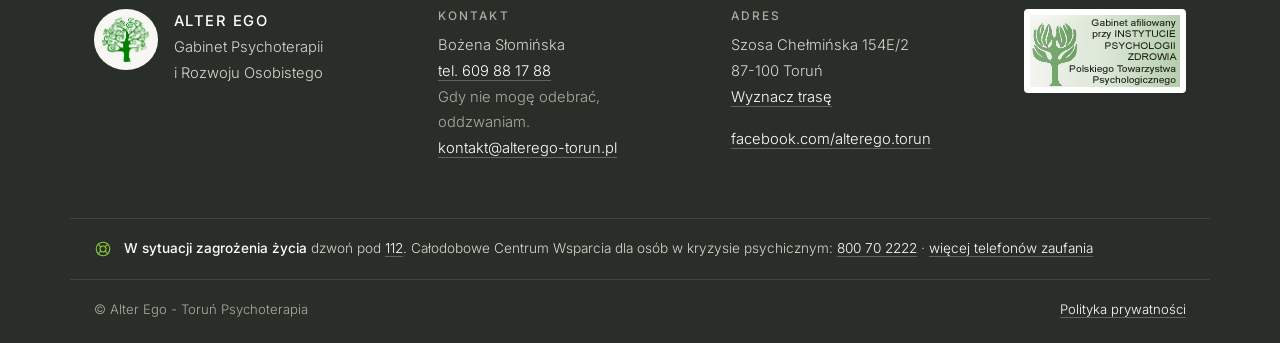
<file: orientacja-teoretyczna.html>
<!doctype html>
<html lang="pl">
<head>
  <meta charset="utf-8">
  <meta name="viewport" content="width=device-width, initial-scale=1">
  <title>orientacja teoretyczna | ALTER EGO – Gabinet Psychoterapii Bożena Słomińska – Toruń</title>
  <meta name="description" content="Orientacja teoretyczna – podejście integracyjne: psychodynamiczne, egzystencjalne, humanistyczne, Gestalt, poznawczo-behawioralne.">
  <link rel="canonical" href="https://www.alterego-torun.pl/orientacja-teoretyczna.html">
  <meta property="og:type" content="website">
  <meta property="og:locale" content="pl_PL">
  <meta property="og:site_name" content="ALTER EGO – Gabinet Psychoterapii">
  <meta property="og:title" content="orientacja teoretyczna | ALTER EGO – Gabinet Psychoterapii Bożena Słomińska – Toruń">
  <meta property="og:description" content="Orientacja teoretyczna – podejście integracyjne: psychodynamiczne, egzystencjalne, humanistyczne, Gestalt, poznawczo-behawioralne.">
  <meta property="og:url" content="https://www.alterego-torun.pl/orientacja-teoretyczna.html">
  <meta property="og:image" content="https://www.alterego-torun.pl/assets/img/bozena-slominska-portret.jpg">
  <meta name="theme-color" content="#f8f7f3">
  <link rel="stylesheet" href="assets/fonts/fonts.css">
  <link rel="stylesheet" href="assets/css/style.css">
  <link rel="icon" href="assets/img/favicon.png" type="image/png">
  <link rel="apple-touch-icon" href="assets/img/apple-touch-icon.png">
  
</head>
<body>
  <a class="skip" href="#main">Przejdź do treści</a>

  <header class="site-header">
    <div class="container header-inner">
      <a class="brand" href="index.html" aria-label="ALTER EGO – strona główna">
        <img src="assets/img/drzewo.png" alt="" class="brand-tree" width="52" height="48">
        <span class="brand-text">
          <span class="brand-name">alter ego</span>
          <span class="brand-sub">gabinet psychoterapii i rozwoju osobistego – Bożena Słomińska</span>
        </span>
      </a>
      <button class="nav-toggle" aria-expanded="false" aria-controls="nav" aria-label="Menu">
        <span></span><span></span>
      </button>
    </div>
    <nav class="nav" id="nav" aria-label="Menu główne">
      <div class="container nav-inner">
        <a href="index.html">alter ego</a>
        <a href="komu-pomagam.html">komu pomagam</a>
        <a href="formy-pomocy.html">formy pomocy</a>
        <a href="oferta-szkoleniowa.html">oferta szkoleniowa</a>
        <a href="o-mnie.html">o mnie</a>
        <a href="wspolpracuje.html">współpracuję</a>
        <a href="orientacja-teoretyczna.html" class="active" aria-current="page">orientacja teoretyczna</a>
        <a href="cennik.html">cennik</a>
        <a href="pierwsza-wizyta.html">pierwsza wizyta</a>
        <a href="kontakt.html">kontakt</a>
      </div>
    </nav>
    <div class="ribbon" aria-hidden="true"></div>
  </header>

  <main id="main">
    <section class="page-head">
      <div class="container">
        <p class="eyebrow">alter ego</p>
        <h1>Orientacja teoretyczna</h1>
        
      </div>
    </section>

    <section class="section section-tight">
      <div class="container article">
        <div class="article-body">
          <p class="lead-text">Pracuję w podejściu integracyjnym, co oznacza, że korzystam z dorobku różnych szkół psychoterapii. Sposób pracy dostosowuję do problemów klienta i jego indywidualności.</p>
          <p>Najwięcej czerpię z nurtów psychoterapii:</p>
          <ul class="tags">
            <li>psychodynamicznej</li>
            <li>egzystencjalnej</li>
            <li>humanistycznej</li>
            <li>Gestalt</li>
            <li>poznawczo-behawioralnej</li>
          </ul>
          <h2>Podstawowe założenia</h2>
          <ol class="principles">
            <li>Doświadczenia z dzieciństwa znacząco wpływają na dorosłe życie człowieka. Ich ślady mogą być źródłem cierpienia utrudniającego bieżące funkcjonowanie i rozwój.</li>
            <li>Niezależnie od przeszłości człowiek może mieć większy wpływ na swoje życie w pożądanym przez siebie kierunku.</li>
            <li>Możliwe jest zmniejszenie wpływu trudnych, urazowych doświadczeń z przeszłości na bieżące życie. Człowiek jest zdolny pokonywać ograniczenia, zmieniać destrukcyjne schematy na takie, które zwiększają jego szanse na realizację ważnych dla niego celów i wartości.</li>
            <li>Poszerzanie świadomości siebie we wszystkich sferach: ciała, myśli, spostrzeżeń i emocji pomaga lepiej radzić sobie z aktualnymi wyzwaniami.</li>
            <li>Jednym ze źródeł trudności życiowych są destrukcyjne przekonania, które mają wpływ na emocje i zachowanie. Można nauczyć się rozpoznawania, eliminowania lub korygowania dysfunkcyjnego myślenia.</li>
            <li>Istotnym czynnikiem leczącym jest relacja terapeutyczna. Rolą terapeuty jest towarzyszenie klientowi, pomaganie mu w przyjmowaniu odpowiedzialności za podejmowane decyzje i ich konsekwencje, stwarzanie mu warunków do samorozwoju.</li>
          </ol>
        </div>
        <aside class="article-aside">
          <figure class="photo"><img src="assets/img/orientacja-teoretyczna.jpg" alt="Czarna kula – orientacja teoretyczna"></figure>
        </aside>
      </div>
    </section>

  </main>

  <footer class="site-footer">
    <div class="container footer-grid">
      <div class="footer-brand">
        <img src="assets/img/drzewo.png" alt="" width="64" height="59">
        <p><strong>ALTER EGO</strong><br>Gabinet Psychoterapii<br>i Rozwoju Osobistego</p>
      </div>
      <div>
        <h2 class="footer-title">Kontakt</h2>
        <p>Bożena Słomińska<br>
          <a href="tel:+48609881788">tel. 609 88 17 88</a><br>
          <span class="muted">Gdy nie mogę odebrać, oddzwaniam.</span><br>
          <a href="mailto:kontakt@alterego-torun.pl">kontakt@alterego-torun.pl</a></p>
      </div>
      <div>
        <h2 class="footer-title">Adres</h2>
        <p>Szosa Chełmińska 154E/2<br>87-100 Toruń<br>
          <a href="https://www.google.com/maps/dir/?api=1&destination=ALTER%20EGO%20Gabinet%20Psychoterapii%2C%20Szosa%20Che%C5%82mi%C5%84ska%20154E%2C%2087-100%20Toru%C5%84" target="_blank" rel="noopener">Wyznacz trasę</a></p>
        <p><a href="https://www.facebook.com/alterego.torun/" target="_blank" rel="noopener">facebook.com/alterego.torun</a></p>
      </div>
      <div class="footer-cert">
        <a href="http://www.psychologia.edu.pl/" target="_blank" rel="noopener" title="Instytut Psychologii Zdrowia PTP">
          <img src="assets/img/logo-ipz-ptp.png" alt="Instytut Psychologii Zdrowia PTP" width="150" height="72">
        </a>
      </div>
    </div>
    <div class="container footer-crisis">
      <p><svg class="i" viewBox="0 0 24 24" aria-hidden="true"><circle cx="12" cy="12" r="9"/><circle cx="12" cy="12" r="4"/><path d="M5.6 5.6l3.6 3.6M14.8 14.8l3.6 3.6M18.4 5.6l-3.6 3.6M9.2 14.8l-3.6 3.6"/></svg><span><strong>W sytuacji zagrożenia życia</strong> dzwoń pod <a href="tel:112">112</a>.
        Całodobowe Centrum Wsparcia dla osób w kryzysie psychicznym: <a href="tel:800702222">800 70 2222</a> ·
        <a href="pierwsza-wizyta.html#pomoc-w-kryzysie">więcej telefonów zaufania</a></span></p>
    </div>
    <div class="container footer-bottom">
      <p>© Alter Ego - Toruń Psychoterapia</p>
      <p><a href="polityka-prywatnosci.html">Polityka prywatności</a></p>
    </div>
  </footer>

  <nav class="quickbar" aria-label="Szybki kontakt">
    <a href="tel:+48609881788"><svg class="i" viewBox="0 0 24 24" aria-hidden="true"><path d="M5 4h4l2 5-2.5 1.5a11 11 0 0 0 5 5L15 13l5 2v4a1 1 0 0 1-1 1A16 16 0 0 1 4 5a1 1 0 0 1 1-1"/></svg><span>Zadzwoń</span></a>
    <a href="https://www.google.com/maps/dir/?api=1&destination=ALTER%20EGO%20Gabinet%20Psychoterapii%2C%20Szosa%20Che%C5%82mi%C5%84ska%20154E%2C%2087-100%20Toru%C5%84" target="_blank" rel="noopener"><svg class="i" viewBox="0 0 24 24" aria-hidden="true"><circle cx="6" cy="19" r="2"/><circle cx="18" cy="5" r="2"/><path d="M8 19h8.5a3.5 3.5 0 0 0 0-7h-9a3.5 3.5 0 0 1 0-7H16"/></svg><span>Dojazd</span></a>
    <a href="mailto:kontakt@alterego-torun.pl"><svg class="i" viewBox="0 0 24 24" aria-hidden="true"><rect x="3" y="5" width="18" height="14" rx="1.5"/><path d="M3 7l9 6 9-6"/></svg><span>E-mail</span></a>
  </nav>

  <script src="assets/js/main.js"></script>
</body>
</html>
</file>
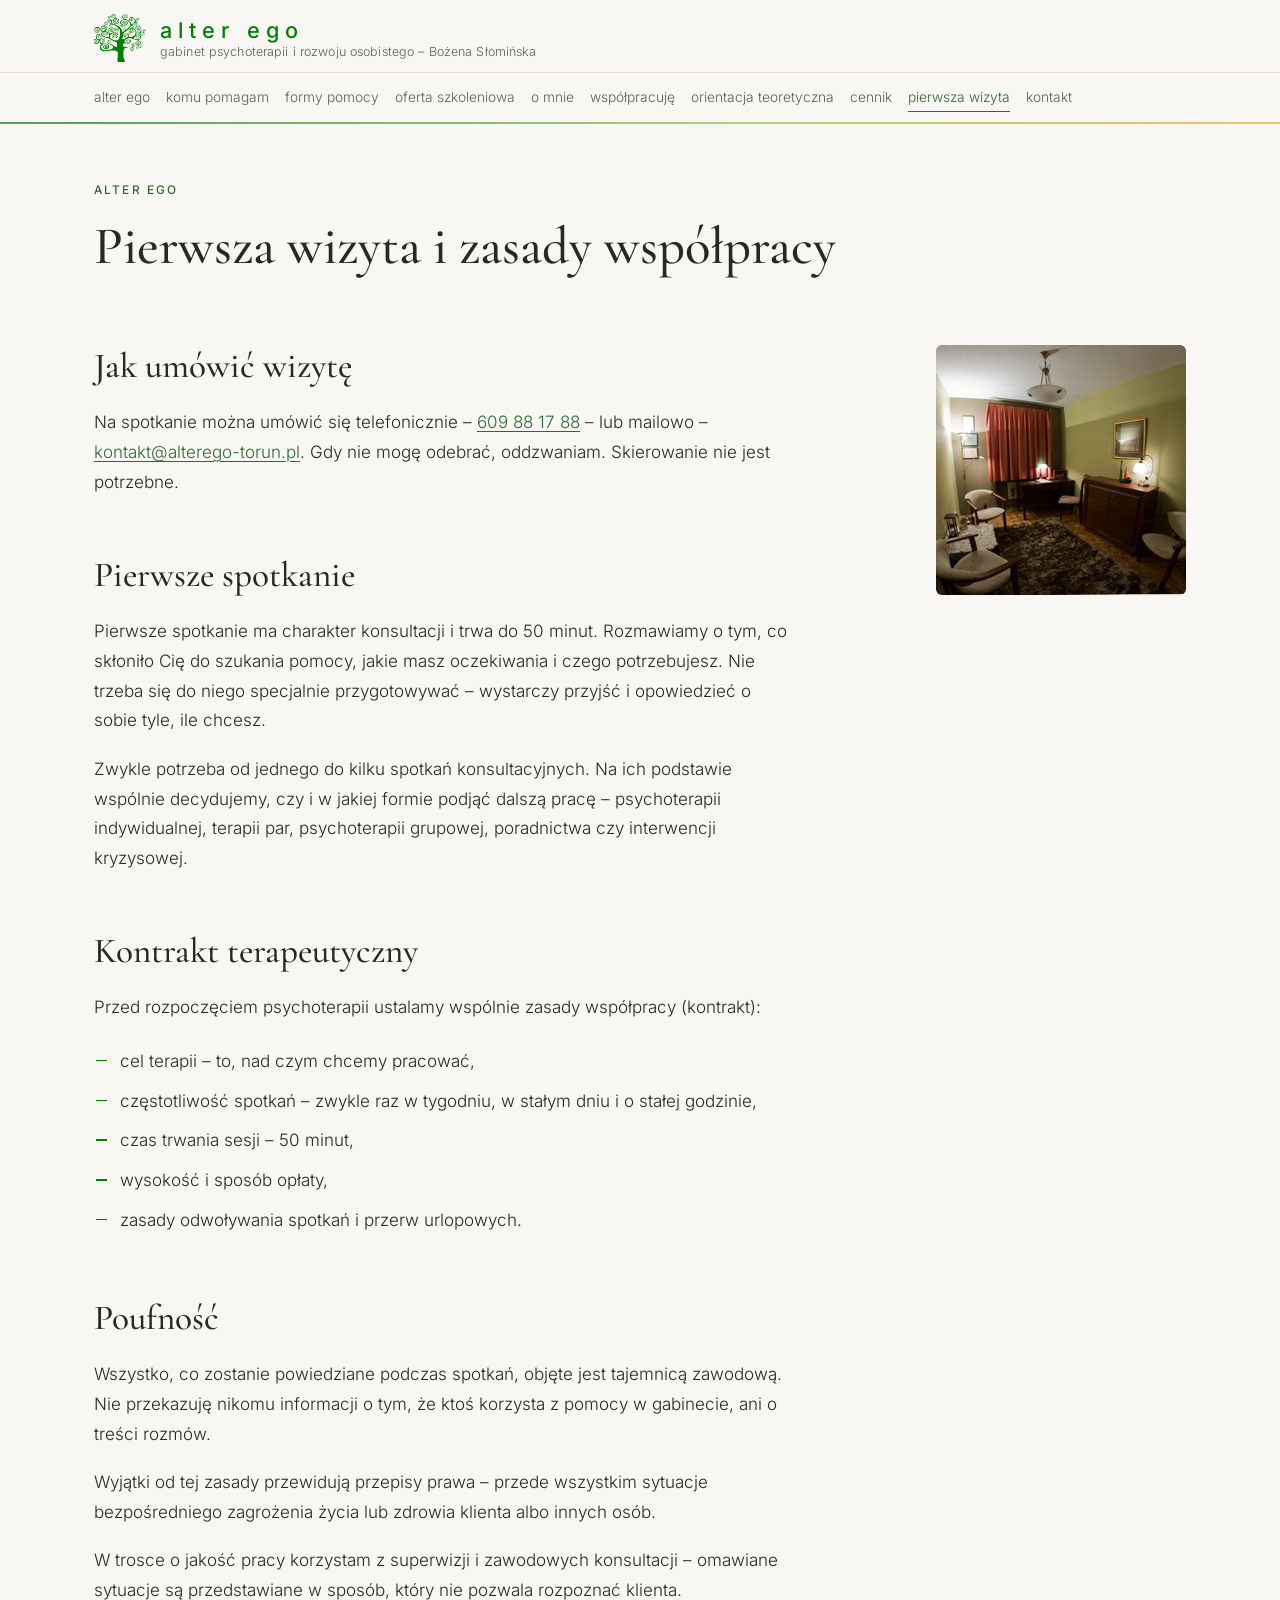
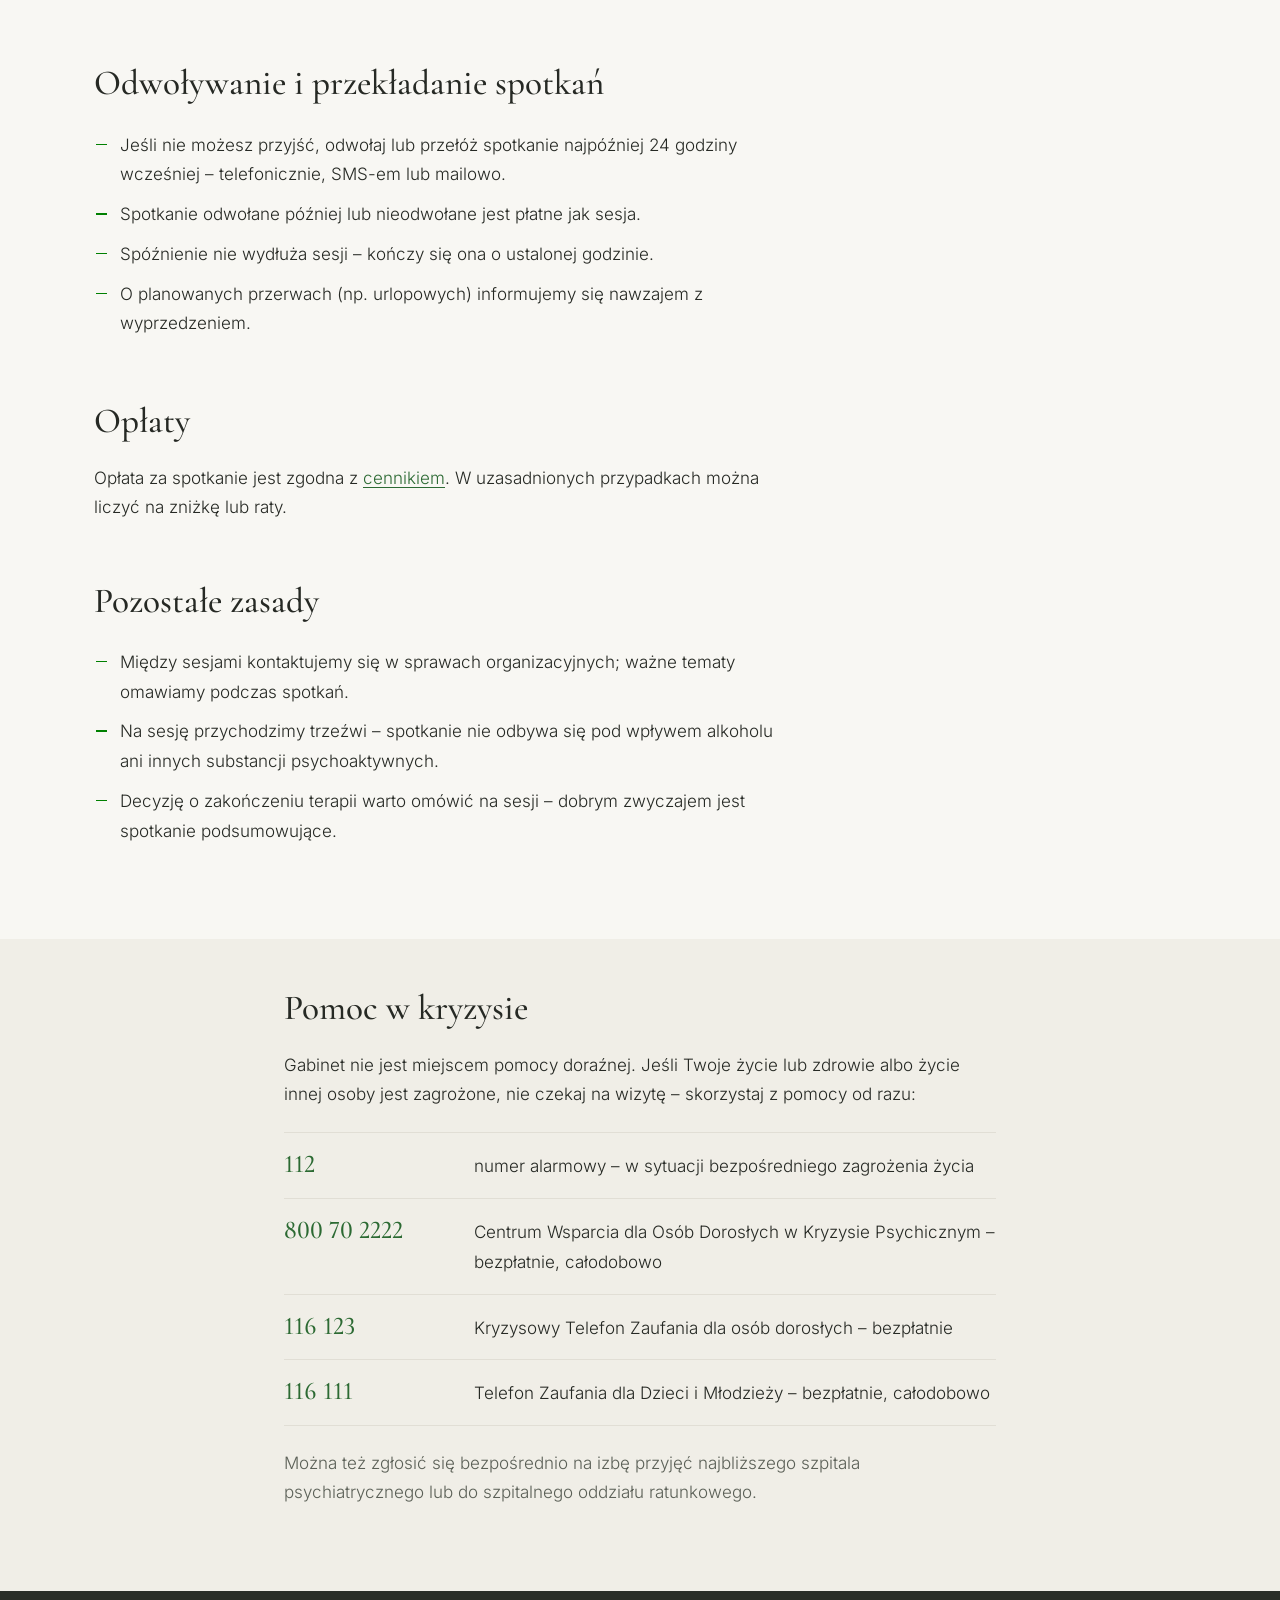
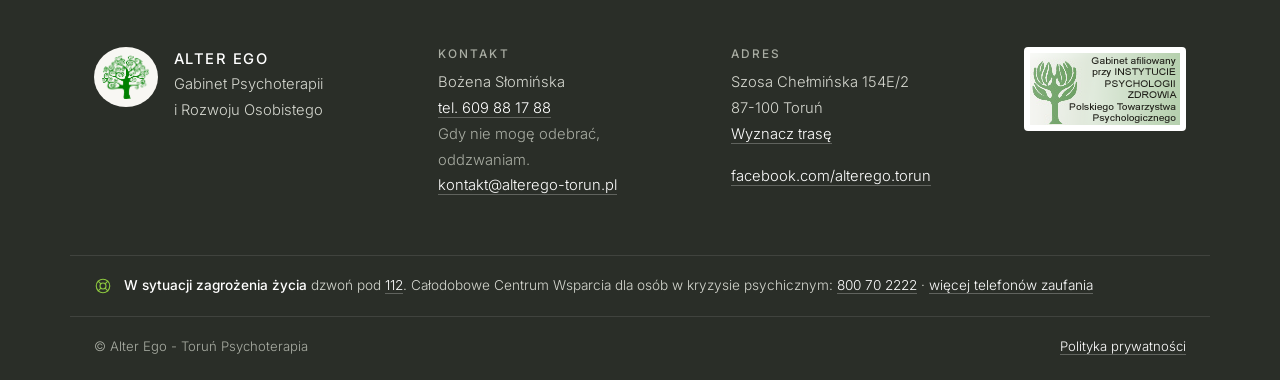
<file: pierwsza-wizyta.html>
<!doctype html>
<html lang="pl">
<head>
  <meta charset="utf-8">
  <meta name="viewport" content="width=device-width, initial-scale=1">
  <title>pierwsza wizyta | ALTER EGO – Gabinet Psychoterapii Bożena Słomińska – Toruń</title>
  <meta name="description" content="Pierwsza wizyta w gabinecie ALTER EGO: jak się umówić, jak wygląda konsultacja, kontrakt terapeutyczny, poufność, zasady odwoływania spotkań, pomoc w kryzysie.">
  <link rel="canonical" href="https://www.alterego-torun.pl/pierwsza-wizyta.html">
  <meta property="og:type" content="website">
  <meta property="og:locale" content="pl_PL">
  <meta property="og:site_name" content="ALTER EGO – Gabinet Psychoterapii">
  <meta property="og:title" content="pierwsza wizyta | ALTER EGO – Gabinet Psychoterapii Bożena Słomińska – Toruń">
  <meta property="og:description" content="Pierwsza wizyta w gabinecie ALTER EGO: jak się umówić, jak wygląda konsultacja, kontrakt terapeutyczny, poufność, zasady odwoływania spotkań, pomoc w kryzysie.">
  <meta property="og:url" content="https://www.alterego-torun.pl/pierwsza-wizyta.html">
  <meta property="og:image" content="https://www.alterego-torun.pl/assets/img/bozena-slominska-portret.jpg">
  <meta name="theme-color" content="#f8f7f3">
  <link rel="stylesheet" href="assets/fonts/fonts.css">
  <link rel="stylesheet" href="assets/css/style.css">
  <link rel="icon" href="assets/img/favicon.png" type="image/png">
  <link rel="apple-touch-icon" href="assets/img/apple-touch-icon.png">
  
</head>
<body>
  <a class="skip" href="#main">Przejdź do treści</a>

  <header class="site-header">
    <div class="container header-inner">
      <a class="brand" href="index.html" aria-label="ALTER EGO – strona główna">
        <img src="assets/img/drzewo.png" alt="" class="brand-tree" width="52" height="48">
        <span class="brand-text">
          <span class="brand-name">alter ego</span>
          <span class="brand-sub">gabinet psychoterapii i rozwoju osobistego – Bożena Słomińska</span>
        </span>
      </a>
      <button class="nav-toggle" aria-expanded="false" aria-controls="nav" aria-label="Menu">
        <span></span><span></span>
      </button>
    </div>
    <nav class="nav" id="nav" aria-label="Menu główne">
      <div class="container nav-inner">
        <a href="index.html">alter ego</a>
        <a href="komu-pomagam.html">komu pomagam</a>
        <a href="formy-pomocy.html">formy pomocy</a>
        <a href="oferta-szkoleniowa.html">oferta szkoleniowa</a>
        <a href="o-mnie.html">o mnie</a>
        <a href="wspolpracuje.html">współpracuję</a>
        <a href="orientacja-teoretyczna.html">orientacja teoretyczna</a>
        <a href="cennik.html">cennik</a>
        <a href="pierwsza-wizyta.html" class="active" aria-current="page">pierwsza wizyta</a>
        <a href="kontakt.html">kontakt</a>
      </div>
    </nav>
    <div class="ribbon" aria-hidden="true"></div>
  </header>

  <main id="main">
    <section class="page-head">
      <div class="container">
        <p class="eyebrow">alter ego</p>
        <h1>Pierwsza wizyta i zasady współpracy</h1>
        
      </div>
    </section>

    <section class="section section-tight">
      <div class="container article">
        <div class="article-body">
          <h2>Jak umówić wizytę</h2>
          <p>Na spotkanie można umówić się telefonicznie – <a href="tel:+48609881788">609 88 17 88</a> – lub mailowo – <a href="mailto:kontakt@alterego-torun.pl">kontakt@alterego-torun.pl</a>. Gdy nie mogę odebrać, oddzwaniam. Skierowanie nie jest potrzebne.</p>

          <h2>Pierwsze spotkanie</h2>
          <p>Pierwsze spotkanie ma charakter konsultacji i trwa do 50 minut. Rozmawiamy o tym, co skłoniło Cię do szukania pomocy, jakie masz oczekiwania i czego potrzebujesz. Nie trzeba się do niego specjalnie przygotowywać – wystarczy przyjść i opowiedzieć o sobie tyle, ile chcesz.</p>
          <p>Zwykle potrzeba od jednego do kilku spotkań konsultacyjnych. Na ich podstawie wspólnie decydujemy, czy i w jakiej formie podjąć dalszą pracę – psychoterapii indywidualnej, terapii par, psychoterapii grupowej, poradnictwa czy interwencji kryzysowej.</p>

          <h2>Kontrakt terapeutyczny</h2>
          <p>Przed rozpoczęciem psychoterapii ustalamy wspólnie zasady współpracy (kontrakt):</p>
          <ul class="list">
          <li>cel terapii – to, nad czym chcemy pracować,</li>
          <li>częstotliwość spotkań – zwykle raz w tygodniu, w stałym dniu i o stałej godzinie,</li>
          <li>czas trwania sesji – 50 minut,</li>
          <li>wysokość i sposób opłaty,</li>
          <li>zasady odwoływania spotkań i przerw urlopowych.</li>
        </ul>

          <h2>Poufność</h2>
          <p>Wszystko, co zostanie powiedziane podczas spotkań, objęte jest tajemnicą zawodową. Nie przekazuję nikomu informacji o tym, że ktoś korzysta z pomocy w gabinecie, ani o treści rozmów.</p>
          <p>Wyjątki od tej zasady przewidują przepisy prawa – przede wszystkim sytuacje bezpośredniego zagrożenia życia lub zdrowia klienta albo innych osób.</p>
          <p>W trosce o jakość pracy korzystam z superwizji i zawodowych konsultacji – omawiane sytuacje są przedstawiane w sposób, który nie pozwala rozpoznać klienta.</p>

          <h2 id="odwolywanie">Odwoływanie i przekładanie spotkań</h2>
          <ul class="list">
          <li>Jeśli nie możesz przyjść, odwołaj lub przełóż spotkanie najpóźniej 24 godziny wcześniej – telefonicznie, SMS-em lub mailowo.</li>
          <li>Spotkanie odwołane później lub nieodwołane jest płatne jak sesja.</li>
          <li>Spóźnienie nie wydłuża sesji – kończy się ona o ustalonej godzinie.</li>
          <li>O planowanych przerwach (np. urlopowych) informujemy się nawzajem z wyprzedzeniem.</li>
        </ul>

          <h2>Opłaty</h2>
          <p>Opłata za spotkanie jest zgodna z <a href="cennik.html">cennikiem</a>. W uzasadnionych przypadkach można liczyć na zniżkę lub raty.</p>

          <h2>Pozostałe zasady</h2>
          <ul class="list">
          <li>Między sesjami kontaktujemy się w sprawach organizacyjnych; ważne tematy omawiamy podczas spotkań.</li>
          <li>Na sesję przychodzimy trzeźwi – spotkanie nie odbywa się pod wpływem alkoholu ani innych substancji psychoaktywnych.</li>
          <li>Decyzję o zakończeniu terapii warto omówić na sesji – dobrym zwyczajem jest spotkanie podsumowujące.</li>
        </ul>
        </div>
        <aside class="article-aside">
          <figure class="photo"><img src="assets/img/gabinet.jpg" alt="Gabinet ALTER EGO w Toruniu"></figure>
        </aside>
      </div>
    </section>

    <section class="section section-tight section-alt" id="pomoc-w-kryzysie">
      <div class="container narrow">
        <h2>Pomoc w kryzysie</h2>
        <p>Gabinet nie jest miejscem pomocy doraźnej. Jeśli Twoje życie lub zdrowie albo życie innej osoby jest zagrożone, nie czekaj na wizytę – skorzystaj z pomocy od razu:</p>
        <dl class="hotlines">
          <div><dt><a href="tel:112">112</a></dt><dd>numer alarmowy – w sytuacji bezpośredniego zagrożenia życia</dd></div>
          <div><dt><a href="tel:800702222">800 70 2222</a></dt><dd>Centrum Wsparcia dla Osób Dorosłych w Kryzysie Psychicznym – bezpłatnie, całodobowo</dd></div>
          <div><dt><a href="tel:116123">116 123</a></dt><dd>Kryzysowy Telefon Zaufania dla osób dorosłych – bezpłatnie</dd></div>
          <div><dt><a href="tel:116111">116 111</a></dt><dd>Telefon Zaufania dla Dzieci i Młodzieży – bezpłatnie, całodobowo</dd></div>
        </dl>
        <p class="muted">Można też zgłosić się bezpośrednio na izbę przyjęć najbliższego szpitala psychiatrycznego lub do szpitalnego oddziału ratunkowego.</p>
      </div>
    </section>

  </main>

  <footer class="site-footer">
    <div class="container footer-grid">
      <div class="footer-brand">
        <img src="assets/img/drzewo.png" alt="" width="64" height="59">
        <p><strong>ALTER EGO</strong><br>Gabinet Psychoterapii<br>i Rozwoju Osobistego</p>
      </div>
      <div>
        <h2 class="footer-title">Kontakt</h2>
        <p>Bożena Słomińska<br>
          <a href="tel:+48609881788">tel. 609 88 17 88</a><br>
          <span class="muted">Gdy nie mogę odebrać, oddzwaniam.</span><br>
          <a href="mailto:kontakt@alterego-torun.pl">kontakt@alterego-torun.pl</a></p>
      </div>
      <div>
        <h2 class="footer-title">Adres</h2>
        <p>Szosa Chełmińska 154E/2<br>87-100 Toruń<br>
          <a href="https://www.google.com/maps/dir/?api=1&destination=ALTER%20EGO%20Gabinet%20Psychoterapii%2C%20Szosa%20Che%C5%82mi%C5%84ska%20154E%2C%2087-100%20Toru%C5%84" target="_blank" rel="noopener">Wyznacz trasę</a></p>
        <p><a href="https://www.facebook.com/alterego.torun/" target="_blank" rel="noopener">facebook.com/alterego.torun</a></p>
      </div>
      <div class="footer-cert">
        <a href="http://www.psychologia.edu.pl/" target="_blank" rel="noopener" title="Instytut Psychologii Zdrowia PTP">
          <img src="assets/img/logo-ipz-ptp.png" alt="Instytut Psychologii Zdrowia PTP" width="150" height="72">
        </a>
      </div>
    </div>
    <div class="container footer-crisis">
      <p><svg class="i" viewBox="0 0 24 24" aria-hidden="true"><circle cx="12" cy="12" r="9"/><circle cx="12" cy="12" r="4"/><path d="M5.6 5.6l3.6 3.6M14.8 14.8l3.6 3.6M18.4 5.6l-3.6 3.6M9.2 14.8l-3.6 3.6"/></svg><span><strong>W sytuacji zagrożenia życia</strong> dzwoń pod <a href="tel:112">112</a>.
        Całodobowe Centrum Wsparcia dla osób w kryzysie psychicznym: <a href="tel:800702222">800 70 2222</a> ·
        <a href="pierwsza-wizyta.html#pomoc-w-kryzysie">więcej telefonów zaufania</a></span></p>
    </div>
    <div class="container footer-bottom">
      <p>© Alter Ego - Toruń Psychoterapia</p>
      <p><a href="polityka-prywatnosci.html">Polityka prywatności</a></p>
    </div>
  </footer>

  <nav class="quickbar" aria-label="Szybki kontakt">
    <a href="tel:+48609881788"><svg class="i" viewBox="0 0 24 24" aria-hidden="true"><path d="M5 4h4l2 5-2.5 1.5a11 11 0 0 0 5 5L15 13l5 2v4a1 1 0 0 1-1 1A16 16 0 0 1 4 5a1 1 0 0 1 1-1"/></svg><span>Zadzwoń</span></a>
    <a href="https://www.google.com/maps/dir/?api=1&destination=ALTER%20EGO%20Gabinet%20Psychoterapii%2C%20Szosa%20Che%C5%82mi%C5%84ska%20154E%2C%2087-100%20Toru%C5%84" target="_blank" rel="noopener"><svg class="i" viewBox="0 0 24 24" aria-hidden="true"><circle cx="6" cy="19" r="2"/><circle cx="18" cy="5" r="2"/><path d="M8 19h8.5a3.5 3.5 0 0 0 0-7h-9a3.5 3.5 0 0 1 0-7H16"/></svg><span>Dojazd</span></a>
    <a href="mailto:kontakt@alterego-torun.pl"><svg class="i" viewBox="0 0 24 24" aria-hidden="true"><rect x="3" y="5" width="18" height="14" rx="1.5"/><path d="M3 7l9 6 9-6"/></svg><span>E-mail</span></a>
  </nav>

  <script src="assets/js/main.js"></script>
</body>
</html>
</file>
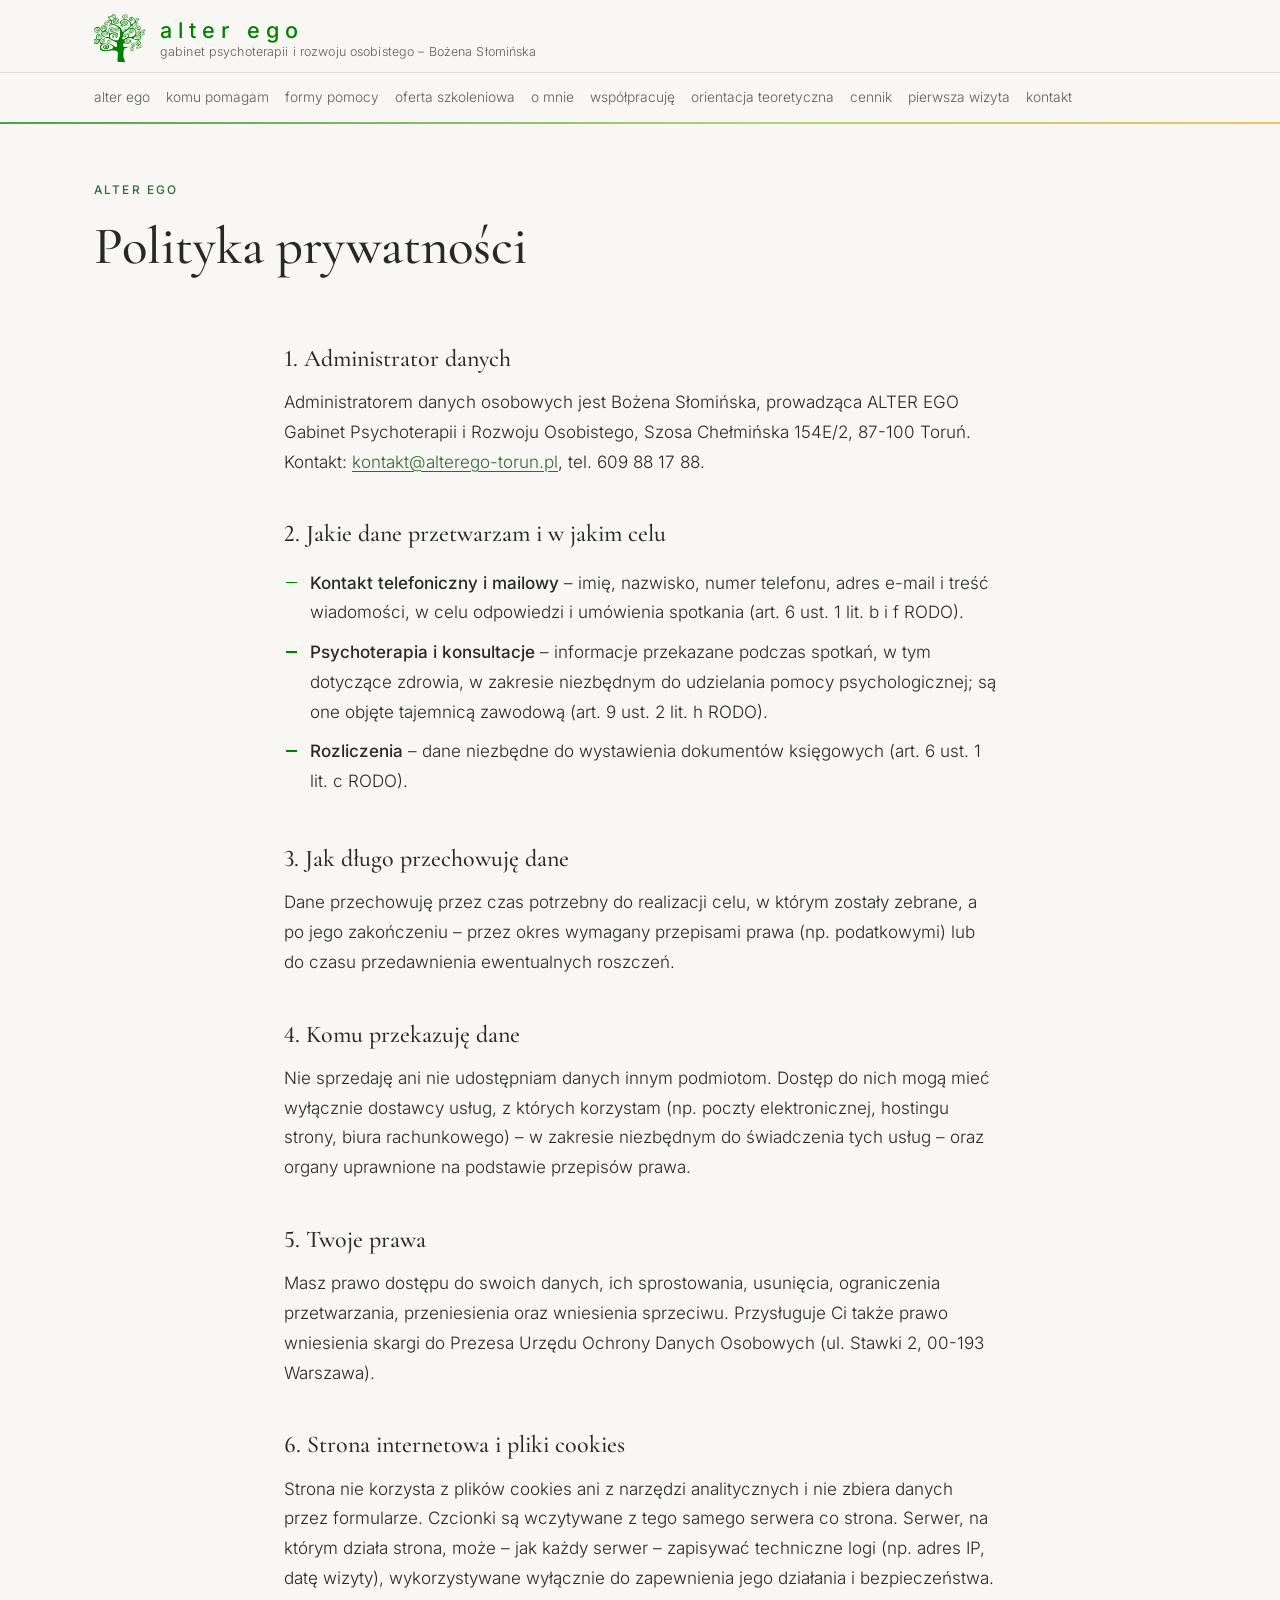
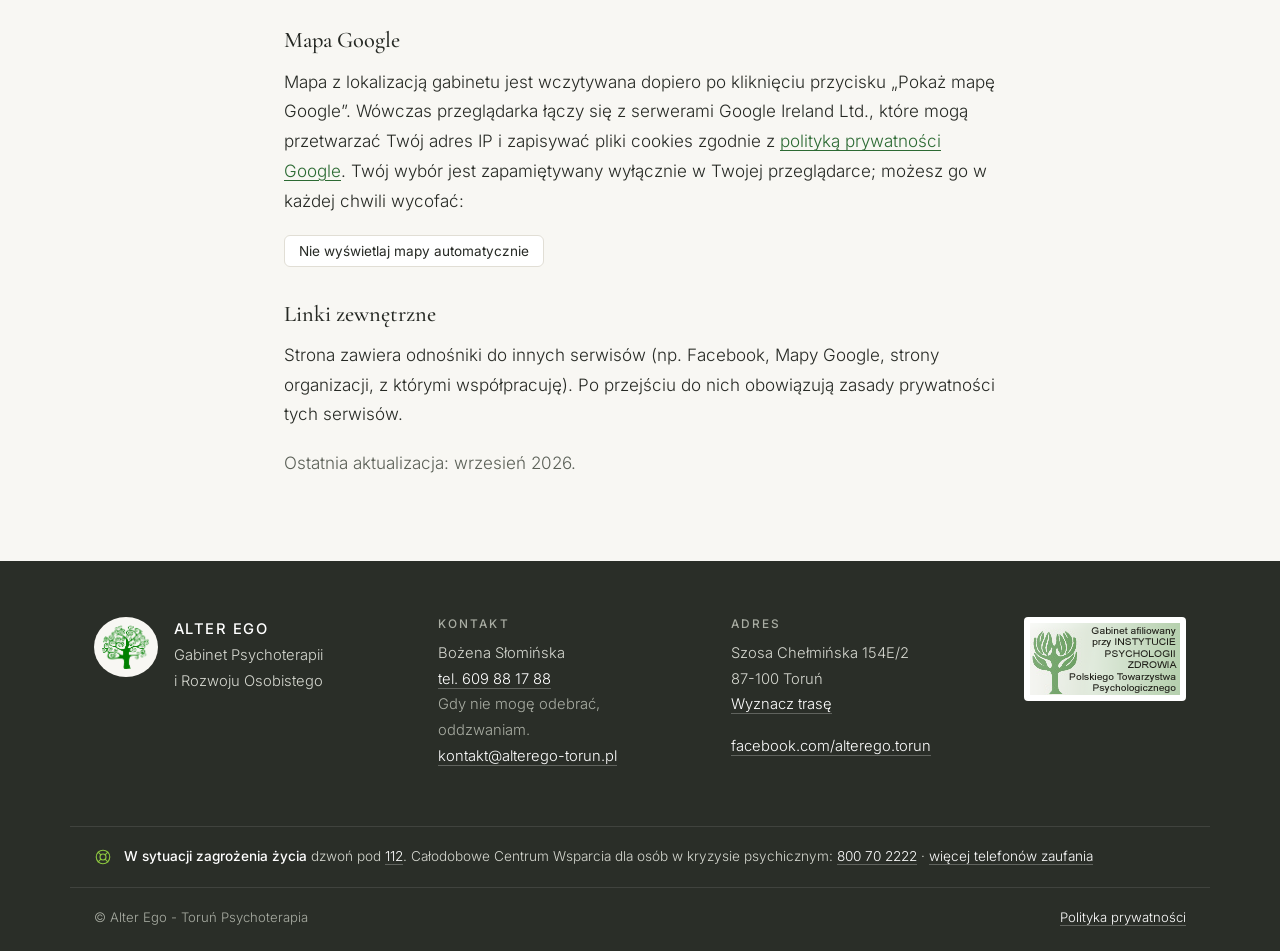
<file: polityka-prywatnosci.html>
<!doctype html>
<html lang="pl">
<head>
  <meta charset="utf-8">
  <meta name="viewport" content="width=device-width, initial-scale=1">
  <title>polityka prywatności | ALTER EGO – Gabinet Psychoterapii Bożena Słomińska – Toruń</title>
  <meta name="description" content="Polityka prywatności gabinetu ALTER EGO – administrator danych, cele przetwarzania, prawa osób, pliki cookies i mapa Google.">
  <link rel="canonical" href="https://www.alterego-torun.pl/polityka-prywatnosci.html">
  <meta property="og:type" content="website">
  <meta property="og:locale" content="pl_PL">
  <meta property="og:site_name" content="ALTER EGO – Gabinet Psychoterapii">
  <meta property="og:title" content="polityka prywatności | ALTER EGO – Gabinet Psychoterapii Bożena Słomińska – Toruń">
  <meta property="og:description" content="Polityka prywatności gabinetu ALTER EGO – administrator danych, cele przetwarzania, prawa osób, pliki cookies i mapa Google.">
  <meta property="og:url" content="https://www.alterego-torun.pl/polityka-prywatnosci.html">
  <meta property="og:image" content="https://www.alterego-torun.pl/assets/img/bozena-slominska-portret.jpg">
  <meta name="theme-color" content="#f8f7f3">
  <link rel="stylesheet" href="assets/fonts/fonts.css">
  <link rel="stylesheet" href="assets/css/style.css">
  <link rel="icon" href="assets/img/favicon.png" type="image/png">
  <link rel="apple-touch-icon" href="assets/img/apple-touch-icon.png">
  
</head>
<body>
  <a class="skip" href="#main">Przejdź do treści</a>

  <header class="site-header">
    <div class="container header-inner">
      <a class="brand" href="index.html" aria-label="ALTER EGO – strona główna">
        <img src="assets/img/drzewo.png" alt="" class="brand-tree" width="52" height="48">
        <span class="brand-text">
          <span class="brand-name">alter ego</span>
          <span class="brand-sub">gabinet psychoterapii i rozwoju osobistego – Bożena Słomińska</span>
        </span>
      </a>
      <button class="nav-toggle" aria-expanded="false" aria-controls="nav" aria-label="Menu">
        <span></span><span></span>
      </button>
    </div>
    <nav class="nav" id="nav" aria-label="Menu główne">
      <div class="container nav-inner">
        <a href="index.html">alter ego</a>
        <a href="komu-pomagam.html">komu pomagam</a>
        <a href="formy-pomocy.html">formy pomocy</a>
        <a href="oferta-szkoleniowa.html">oferta szkoleniowa</a>
        <a href="o-mnie.html">o mnie</a>
        <a href="wspolpracuje.html">współpracuję</a>
        <a href="orientacja-teoretyczna.html">orientacja teoretyczna</a>
        <a href="cennik.html">cennik</a>
        <a href="pierwsza-wizyta.html">pierwsza wizyta</a>
        <a href="kontakt.html">kontakt</a>
      </div>
    </nav>
    <div class="ribbon" aria-hidden="true"></div>
  </header>

  <main id="main">
    <section class="page-head">
      <div class="container">
        <p class="eyebrow">alter ego</p>
        <h1>Polityka prywatności</h1>
        
      </div>
    </section>

    <section class="section section-tight">
      <div class="container narrow legal">
        <h2>1. Administrator danych</h2>
        <p>Administratorem danych osobowych jest Bożena Słomińska, prowadząca ALTER EGO Gabinet Psychoterapii i Rozwoju Osobistego, Szosa Chełmińska 154E/2, 87-100 Toruń. Kontakt: <a href="mailto:kontakt@alterego-torun.pl">kontakt@alterego-torun.pl</a>, tel. 609 88 17 88.</p>

        <h2>2. Jakie dane przetwarzam i w jakim celu</h2>
        <ul class="list">
          <li><strong>Kontakt telefoniczny i mailowy</strong> – imię, nazwisko, numer telefonu, adres e-mail i treść wiadomości, w celu odpowiedzi i umówienia spotkania (art. 6 ust. 1 lit. b i f RODO).</li>
          <li><strong>Psychoterapia i konsultacje</strong> – informacje przekazane podczas spotkań, w tym dotyczące zdrowia, w zakresie niezbędnym do udzielania pomocy psychologicznej; są one objęte tajemnicą zawodową (art. 9 ust. 2 lit. h RODO).</li>
          <li><strong>Rozliczenia</strong> – dane niezbędne do wystawienia dokumentów księgowych (art. 6 ust. 1 lit. c RODO).</li>
        </ul>

        <h2>3. Jak długo przechowuję dane</h2>
        <p>Dane przechowuję przez czas potrzebny do realizacji celu, w którym zostały zebrane, a po jego zakończeniu – przez okres wymagany przepisami prawa (np. podatkowymi) lub do czasu przedawnienia ewentualnych roszczeń.</p>

        <h2>4. Komu przekazuję dane</h2>
        <p>Nie sprzedaję ani nie udostępniam danych innym podmiotom. Dostęp do nich mogą mieć wyłącznie dostawcy usług, z których korzystam (np. poczty elektronicznej, hostingu strony, biura rachunkowego) – w zakresie niezbędnym do świadczenia tych usług – oraz organy uprawnione na podstawie przepisów prawa.</p>

        <h2>5. Twoje prawa</h2>
        <p>Masz prawo dostępu do swoich danych, ich sprostowania, usunięcia, ograniczenia przetwarzania, przeniesienia oraz wniesienia sprzeciwu. Przysługuje Ci także prawo wniesienia skargi do Prezesa Urzędu Ochrony Danych Osobowych (ul. Stawki 2, 00-193 Warszawa).</p>

        <h2>6. Strona internetowa i pliki cookies</h2>
        <p>Strona nie korzysta z plików cookies ani z narzędzi analitycznych i nie zbiera danych przez formularze. Czcionki są wczytywane z tego samego serwera co strona. Serwer, na którym działa strona, może – jak każdy serwer – zapisywać techniczne logi (np. adres IP, datę wizyty), wykorzystywane wyłącznie do zapewnienia jego działania i bezpieczeństwa.</p>

        <h3 id="mapa">Mapa Google</h3>
        <p>Mapa z lokalizacją gabinetu jest wczytywana dopiero po kliknięciu przycisku „Pokaż mapę Google”. Wówczas przeglądarka łączy się z serwerami Google Ireland Ltd., które mogą przetwarzać Twój adres IP i zapisywać pliki cookies zgodnie z <a href="https://policies.google.com/privacy?hl=pl" target="_blank" rel="noopener">polityką prywatności Google</a>. Twój wybór jest zapamiętywany wyłącznie w Twojej przeglądarce; możesz go w każdej chwili wycofać:</p>
        <p><button type="button" class="btn btn-ghost btn-sm" data-map-revoke>Nie wyświetlaj mapy automatycznie</button></p>

        <h3>Linki zewnętrzne</h3>
        <p>Strona zawiera odnośniki do innych serwisów (np. Facebook, Mapy Google, strony organizacji, z którymi współpracuję). Po przejściu do nich obowiązują zasady prywatności tych serwisów.</p>

        <p class="muted">Ostatnia aktualizacja: wrzesień 2026.</p>
      </div>
    </section>

  </main>

  <footer class="site-footer">
    <div class="container footer-grid">
      <div class="footer-brand">
        <img src="assets/img/drzewo.png" alt="" width="64" height="59">
        <p><strong>ALTER EGO</strong><br>Gabinet Psychoterapii<br>i Rozwoju Osobistego</p>
      </div>
      <div>
        <h2 class="footer-title">Kontakt</h2>
        <p>Bożena Słomińska<br>
          <a href="tel:+48609881788">tel. 609 88 17 88</a><br>
          <span class="muted">Gdy nie mogę odebrać, oddzwaniam.</span><br>
          <a href="mailto:kontakt@alterego-torun.pl">kontakt@alterego-torun.pl</a></p>
      </div>
      <div>
        <h2 class="footer-title">Adres</h2>
        <p>Szosa Chełmińska 154E/2<br>87-100 Toruń<br>
          <a href="https://www.google.com/maps/dir/?api=1&destination=ALTER%20EGO%20Gabinet%20Psychoterapii%2C%20Szosa%20Che%C5%82mi%C5%84ska%20154E%2C%2087-100%20Toru%C5%84" target="_blank" rel="noopener">Wyznacz trasę</a></p>
        <p><a href="https://www.facebook.com/alterego.torun/" target="_blank" rel="noopener">facebook.com/alterego.torun</a></p>
      </div>
      <div class="footer-cert">
        <a href="http://www.psychologia.edu.pl/" target="_blank" rel="noopener" title="Instytut Psychologii Zdrowia PTP">
          <img src="assets/img/logo-ipz-ptp.png" alt="Instytut Psychologii Zdrowia PTP" width="150" height="72">
        </a>
      </div>
    </div>
    <div class="container footer-crisis">
      <p><svg class="i" viewBox="0 0 24 24" aria-hidden="true"><circle cx="12" cy="12" r="9"/><circle cx="12" cy="12" r="4"/><path d="M5.6 5.6l3.6 3.6M14.8 14.8l3.6 3.6M18.4 5.6l-3.6 3.6M9.2 14.8l-3.6 3.6"/></svg><span><strong>W sytuacji zagrożenia życia</strong> dzwoń pod <a href="tel:112">112</a>.
        Całodobowe Centrum Wsparcia dla osób w kryzysie psychicznym: <a href="tel:800702222">800 70 2222</a> ·
        <a href="pierwsza-wizyta.html#pomoc-w-kryzysie">więcej telefonów zaufania</a></span></p>
    </div>
    <div class="container footer-bottom">
      <p>© Alter Ego - Toruń Psychoterapia</p>
      <p><a href="polityka-prywatnosci.html">Polityka prywatności</a></p>
    </div>
  </footer>

  <nav class="quickbar" aria-label="Szybki kontakt">
    <a href="tel:+48609881788"><svg class="i" viewBox="0 0 24 24" aria-hidden="true"><path d="M5 4h4l2 5-2.5 1.5a11 11 0 0 0 5 5L15 13l5 2v4a1 1 0 0 1-1 1A16 16 0 0 1 4 5a1 1 0 0 1 1-1"/></svg><span>Zadzwoń</span></a>
    <a href="https://www.google.com/maps/dir/?api=1&destination=ALTER%20EGO%20Gabinet%20Psychoterapii%2C%20Szosa%20Che%C5%82mi%C5%84ska%20154E%2C%2087-100%20Toru%C5%84" target="_blank" rel="noopener"><svg class="i" viewBox="0 0 24 24" aria-hidden="true"><circle cx="6" cy="19" r="2"/><circle cx="18" cy="5" r="2"/><path d="M8 19h8.5a3.5 3.5 0 0 0 0-7h-9a3.5 3.5 0 0 1 0-7H16"/></svg><span>Dojazd</span></a>
    <a href="mailto:kontakt@alterego-torun.pl"><svg class="i" viewBox="0 0 24 24" aria-hidden="true"><rect x="3" y="5" width="18" height="14" rx="1.5"/><path d="M3 7l9 6 9-6"/></svg><span>E-mail</span></a>
  </nav>

  <script src="assets/js/main.js"></script>
</body>
</html>
</file>
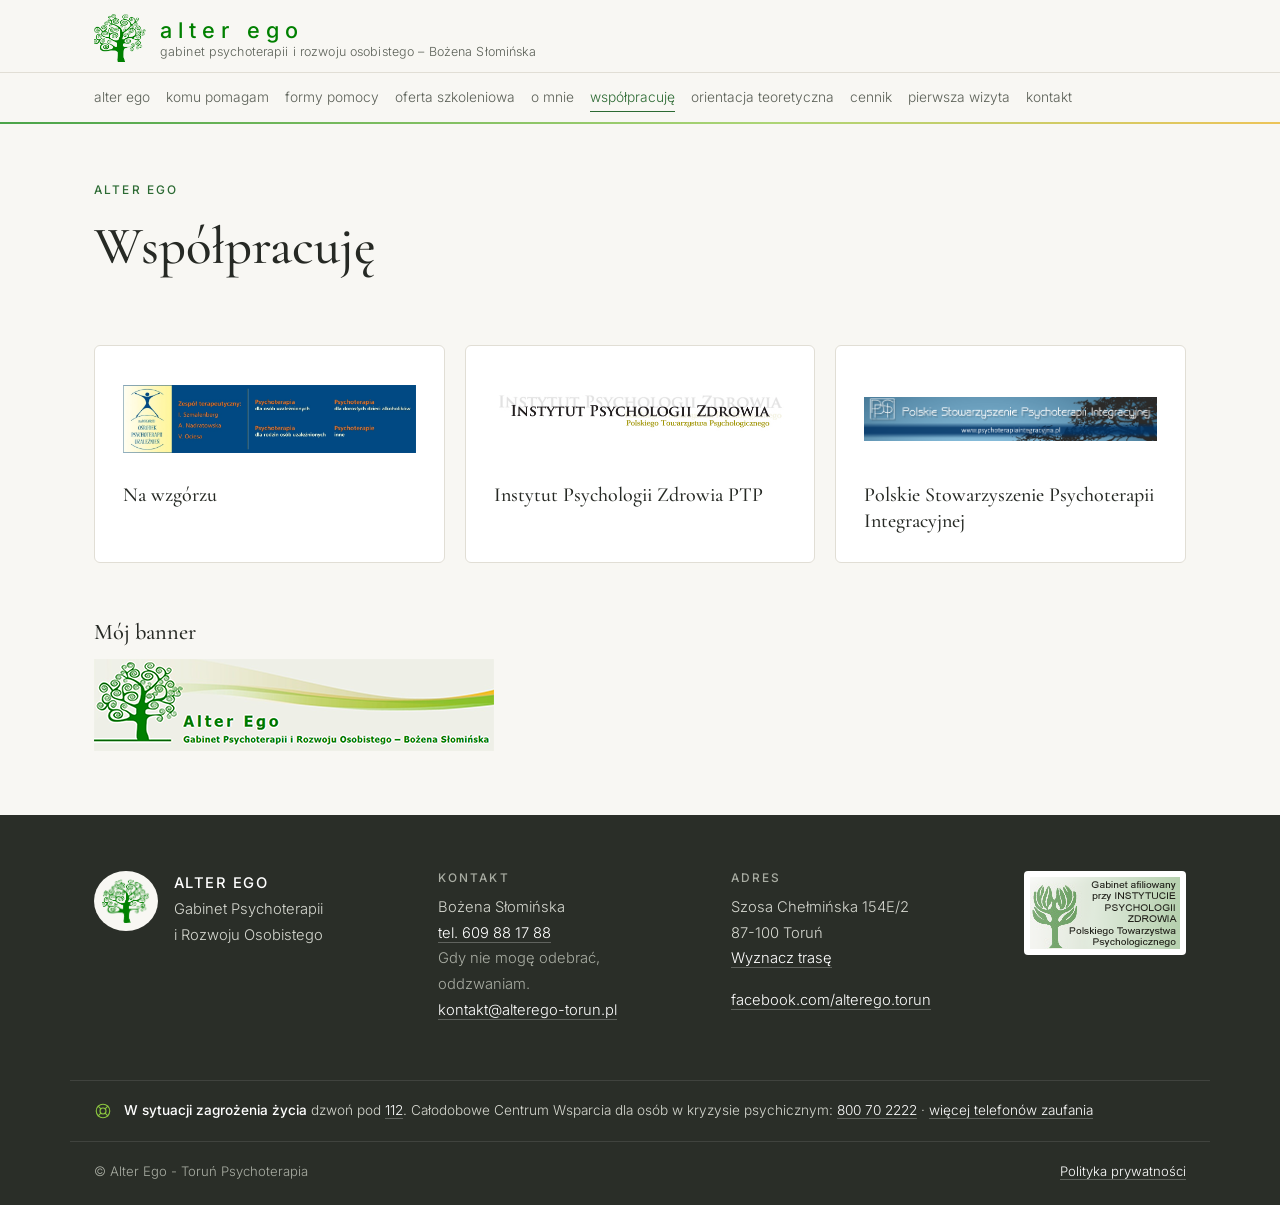
<file: wspolpracuje.html>
<!doctype html>
<html lang="pl">
<head>
  <meta charset="utf-8">
  <meta name="viewport" content="width=device-width, initial-scale=1">
  <title>współpracuję | ALTER EGO – Gabinet Psychoterapii Bożena Słomińska – Toruń</title>
  <meta name="description" content="Współpracuję: Na wzgórzu, Instytut Psychologii Zdrowia PTP, Polskie Stowarzyszenie Psychoterapii Integracyjnej.">
  <link rel="canonical" href="https://www.alterego-torun.pl/wspolpracuje.html">
  <meta property="og:type" content="website">
  <meta property="og:locale" content="pl_PL">
  <meta property="og:site_name" content="ALTER EGO – Gabinet Psychoterapii">
  <meta property="og:title" content="współpracuję | ALTER EGO – Gabinet Psychoterapii Bożena Słomińska – Toruń">
  <meta property="og:description" content="Współpracuję: Na wzgórzu, Instytut Psychologii Zdrowia PTP, Polskie Stowarzyszenie Psychoterapii Integracyjnej.">
  <meta property="og:url" content="https://www.alterego-torun.pl/wspolpracuje.html">
  <meta property="og:image" content="https://www.alterego-torun.pl/assets/img/bozena-slominska-portret.jpg">
  <meta name="theme-color" content="#f8f7f3">
  <link rel="stylesheet" href="assets/fonts/fonts.css">
  <link rel="stylesheet" href="assets/css/style.css">
  <link rel="icon" href="assets/img/favicon.png" type="image/png">
  <link rel="apple-touch-icon" href="assets/img/apple-touch-icon.png">
  
</head>
<body>
  <a class="skip" href="#main">Przejdź do treści</a>

  <header class="site-header">
    <div class="container header-inner">
      <a class="brand" href="index.html" aria-label="ALTER EGO – strona główna">
        <img src="assets/img/drzewo.png" alt="" class="brand-tree" width="52" height="48">
        <span class="brand-text">
          <span class="brand-name">alter ego</span>
          <span class="brand-sub">gabinet psychoterapii i rozwoju osobistego – Bożena Słomińska</span>
        </span>
      </a>
      <button class="nav-toggle" aria-expanded="false" aria-controls="nav" aria-label="Menu">
        <span></span><span></span>
      </button>
    </div>
    <nav class="nav" id="nav" aria-label="Menu główne">
      <div class="container nav-inner">
        <a href="index.html">alter ego</a>
        <a href="komu-pomagam.html">komu pomagam</a>
        <a href="formy-pomocy.html">formy pomocy</a>
        <a href="oferta-szkoleniowa.html">oferta szkoleniowa</a>
        <a href="o-mnie.html">o mnie</a>
        <a href="wspolpracuje.html" class="active" aria-current="page">współpracuję</a>
        <a href="orientacja-teoretyczna.html">orientacja teoretyczna</a>
        <a href="cennik.html">cennik</a>
        <a href="pierwsza-wizyta.html">pierwsza wizyta</a>
        <a href="kontakt.html">kontakt</a>
      </div>
    </nav>
    <div class="ribbon" aria-hidden="true"></div>
  </header>

  <main id="main">
    <section class="page-head">
      <div class="container">
        <p class="eyebrow">alter ego</p>
        <h1>Współpracuję</h1>
        
      </div>
    </section>

    <section class="section section-tight">
      <div class="container">
        <div class="partners">
          <a class="partner" href="http://www.nawzgorzu.info/" target="_blank" rel="noopener">
            <span class="partner-logo"><img src="assets/img/logo-na-wzgorzu.jpg" alt="Na wzgórzu" loading="lazy"></span>
            <span class="partner-name">Na wzgórzu</span>
          </a>
          <a class="partner" href="https://www.facebook.com/Instytut-Psychologii-Zdrowia-PTP-154599717922904/" target="_blank" rel="noopener">
            <span class="partner-logo"><img src="assets/img/logo-instytut-psychologii-zdrowia.png" alt="Instytut Psychologii Zdrowia PTP" loading="lazy"></span>
            <span class="partner-name">Instytut Psychologii Zdrowia PTP</span>
          </a>
          <a class="partner" href="http://www.psychoterapiaintegracyjna.pl" target="_blank" rel="noopener">
            <span class="partner-logo"><img src="assets/img/logo-pspi.png" alt="Polskie Stowarzyszenie Psychoterapii Integracyjnej" loading="lazy"></span>
            <span class="partner-name">Polskie Stowarzyszenie Psychoterapii Integracyjnej</span>
          </a>
        </div>

        <div class="banner-box">
          <h2>Mój banner</h2>
          <a href="assets/img/banner-alter-ego.png" target="_blank"><img src="assets/img/banner-alter-ego.png" alt="ALTER EGO – banner" width="400" height="92" loading="lazy"></a>
        </div>
      </div>
    </section>

  </main>

  <footer class="site-footer">
    <div class="container footer-grid">
      <div class="footer-brand">
        <img src="assets/img/drzewo.png" alt="" width="64" height="59">
        <p><strong>ALTER EGO</strong><br>Gabinet Psychoterapii<br>i Rozwoju Osobistego</p>
      </div>
      <div>
        <h2 class="footer-title">Kontakt</h2>
        <p>Bożena Słomińska<br>
          <a href="tel:+48609881788">tel. 609 88 17 88</a><br>
          <span class="muted">Gdy nie mogę odebrać, oddzwaniam.</span><br>
          <a href="mailto:kontakt@alterego-torun.pl">kontakt@alterego-torun.pl</a></p>
      </div>
      <div>
        <h2 class="footer-title">Adres</h2>
        <p>Szosa Chełmińska 154E/2<br>87-100 Toruń<br>
          <a href="https://www.google.com/maps/dir/?api=1&destination=ALTER%20EGO%20Gabinet%20Psychoterapii%2C%20Szosa%20Che%C5%82mi%C5%84ska%20154E%2C%2087-100%20Toru%C5%84" target="_blank" rel="noopener">Wyznacz trasę</a></p>
        <p><a href="https://www.facebook.com/alterego.torun/" target="_blank" rel="noopener">facebook.com/alterego.torun</a></p>
      </div>
      <div class="footer-cert">
        <a href="http://www.psychologia.edu.pl/" target="_blank" rel="noopener" title="Instytut Psychologii Zdrowia PTP">
          <img src="assets/img/logo-ipz-ptp.png" alt="Instytut Psychologii Zdrowia PTP" width="150" height="72">
        </a>
      </div>
    </div>
    <div class="container footer-crisis">
      <p><svg class="i" viewBox="0 0 24 24" aria-hidden="true"><circle cx="12" cy="12" r="9"/><circle cx="12" cy="12" r="4"/><path d="M5.6 5.6l3.6 3.6M14.8 14.8l3.6 3.6M18.4 5.6l-3.6 3.6M9.2 14.8l-3.6 3.6"/></svg><span><strong>W sytuacji zagrożenia życia</strong> dzwoń pod <a href="tel:112">112</a>.
        Całodobowe Centrum Wsparcia dla osób w kryzysie psychicznym: <a href="tel:800702222">800 70 2222</a> ·
        <a href="pierwsza-wizyta.html#pomoc-w-kryzysie">więcej telefonów zaufania</a></span></p>
    </div>
    <div class="container footer-bottom">
      <p>© Alter Ego - Toruń Psychoterapia</p>
      <p><a href="polityka-prywatnosci.html">Polityka prywatności</a></p>
    </div>
  </footer>

  <nav class="quickbar" aria-label="Szybki kontakt">
    <a href="tel:+48609881788"><svg class="i" viewBox="0 0 24 24" aria-hidden="true"><path d="M5 4h4l2 5-2.5 1.5a11 11 0 0 0 5 5L15 13l5 2v4a1 1 0 0 1-1 1A16 16 0 0 1 4 5a1 1 0 0 1 1-1"/></svg><span>Zadzwoń</span></a>
    <a href="https://www.google.com/maps/dir/?api=1&destination=ALTER%20EGO%20Gabinet%20Psychoterapii%2C%20Szosa%20Che%C5%82mi%C5%84ska%20154E%2C%2087-100%20Toru%C5%84" target="_blank" rel="noopener"><svg class="i" viewBox="0 0 24 24" aria-hidden="true"><circle cx="6" cy="19" r="2"/><circle cx="18" cy="5" r="2"/><path d="M8 19h8.5a3.5 3.5 0 0 0 0-7h-9a3.5 3.5 0 0 1 0-7H16"/></svg><span>Dojazd</span></a>
    <a href="mailto:kontakt@alterego-torun.pl"><svg class="i" viewBox="0 0 24 24" aria-hidden="true"><rect x="3" y="5" width="18" height="14" rx="1.5"/><path d="M3 7l9 6 9-6"/></svg><span>E-mail</span></a>
  </nav>

  <script src="assets/js/main.js"></script>
</body>
</html>
</file>
<file: assets/fonts/fonts.css>
/* Self-hosted Google Fonts (Cormorant Garamond, Inter) – latin + latin-ext only */
/* Cormorant Garamond latin-ext */
@font-face {
  font-family: 'Cormorant Garamond';
  font-style: italic;
  font-weight: 500;
  font-display: swap;
  src: url(cormorant-garamond-latin-ext-4f7084.woff2) format('woff2');
  unicode-range: U+0100-02BA, U+02BD-02C5, U+02C7-02CC, U+02CE-02D7, U+02DD-02FF, U+0304, U+0308, U+0329, U+1D00-1DBF, U+1E00-1E9F, U+1EF2-1EFF, U+2020, U+20A0-20AB, U+20AD-20C0, U+2113, U+2C60-2C7F, U+A720-A7FF;
}
/* Cormorant Garamond latin */
@font-face {
  font-family: 'Cormorant Garamond';
  font-style: italic;
  font-weight: 500;
  font-display: swap;
  src: url(cormorant-garamond-latin-5d13e7.woff2) format('woff2');
  unicode-range: U+0000-00FF, U+0131, U+0152-0153, U+02BB-02BC, U+02C6, U+02DA, U+02DC, U+0304, U+0308, U+0329, U+2000-206F, U+20AC, U+2122, U+2191, U+2193, U+2212, U+2215, U+FEFF, U+FFFD;
}
/* Cormorant Garamond latin-ext */
@font-face {
  font-family: 'Cormorant Garamond';
  font-style: normal;
  font-weight: 500;
  font-display: swap;
  src: url(cormorant-garamond-latin-ext-907682.woff2) format('woff2');
  unicode-range: U+0100-02BA, U+02BD-02C5, U+02C7-02CC, U+02CE-02D7, U+02DD-02FF, U+0304, U+0308, U+0329, U+1D00-1DBF, U+1E00-1E9F, U+1EF2-1EFF, U+2020, U+20A0-20AB, U+20AD-20C0, U+2113, U+2C60-2C7F, U+A720-A7FF;
}
/* Cormorant Garamond latin */
@font-face {
  font-family: 'Cormorant Garamond';
  font-style: normal;
  font-weight: 500;
  font-display: swap;
  src: url(cormorant-garamond-latin-2fed1d.woff2) format('woff2');
  unicode-range: U+0000-00FF, U+0131, U+0152-0153, U+02BB-02BC, U+02C6, U+02DA, U+02DC, U+0304, U+0308, U+0329, U+2000-206F, U+20AC, U+2122, U+2191, U+2193, U+2212, U+2215, U+FEFF, U+FFFD;
}
/* Cormorant Garamond latin-ext */
@font-face {
  font-family: 'Cormorant Garamond';
  font-style: normal;
  font-weight: 600;
  font-display: swap;
  src: url(cormorant-garamond-latin-ext-907682.woff2) format('woff2');
  unicode-range: U+0100-02BA, U+02BD-02C5, U+02C7-02CC, U+02CE-02D7, U+02DD-02FF, U+0304, U+0308, U+0329, U+1D00-1DBF, U+1E00-1E9F, U+1EF2-1EFF, U+2020, U+20A0-20AB, U+20AD-20C0, U+2113, U+2C60-2C7F, U+A720-A7FF;
}
/* Cormorant Garamond latin */
@font-face {
  font-family: 'Cormorant Garamond';
  font-style: normal;
  font-weight: 600;
  font-display: swap;
  src: url(cormorant-garamond-latin-2fed1d.woff2) format('woff2');
  unicode-range: U+0000-00FF, U+0131, U+0152-0153, U+02BB-02BC, U+02C6, U+02DA, U+02DC, U+0304, U+0308, U+0329, U+2000-206F, U+20AC, U+2122, U+2191, U+2193, U+2212, U+2215, U+FEFF, U+FFFD;
}
/* Inter latin-ext */
@font-face {
  font-family: 'Inter';
  font-style: normal;
  font-weight: 300;
  font-display: swap;
  src: url(inter-latin-ext-395290.woff2) format('woff2');
  unicode-range: U+0100-02BA, U+02BD-02C5, U+02C7-02CC, U+02CE-02D7, U+02DD-02FF, U+0304, U+0308, U+0329, U+1D00-1DBF, U+1E00-1E9F, U+1EF2-1EFF, U+2020, U+20A0-20AB, U+20AD-20C0, U+2113, U+2C60-2C7F, U+A720-A7FF;
}
/* Inter latin */
@font-face {
  font-family: 'Inter';
  font-style: normal;
  font-weight: 300;
  font-display: swap;
  src: url(inter-latin-567244.woff2) format('woff2');
  unicode-range: U+0000-00FF, U+0131, U+0152-0153, U+02BB-02BC, U+02C6, U+02DA, U+02DC, U+0304, U+0308, U+0329, U+2000-206F, U+20AC, U+2122, U+2191, U+2193, U+2212, U+2215, U+FEFF, U+FFFD;
}
/* Inter latin-ext */
@font-face {
  font-family: 'Inter';
  font-style: normal;
  font-weight: 400;
  font-display: swap;
  src: url(inter-latin-ext-395290.woff2) format('woff2');
  unicode-range: U+0100-02BA, U+02BD-02C5, U+02C7-02CC, U+02CE-02D7, U+02DD-02FF, U+0304, U+0308, U+0329, U+1D00-1DBF, U+1E00-1E9F, U+1EF2-1EFF, U+2020, U+20A0-20AB, U+20AD-20C0, U+2113, U+2C60-2C7F, U+A720-A7FF;
}
/* Inter latin */
@font-face {
  font-family: 'Inter';
  font-style: normal;
  font-weight: 400;
  font-display: swap;
  src: url(inter-latin-567244.woff2) format('woff2');
  unicode-range: U+0000-00FF, U+0131, U+0152-0153, U+02BB-02BC, U+02C6, U+02DA, U+02DC, U+0304, U+0308, U+0329, U+2000-206F, U+20AC, U+2122, U+2191, U+2193, U+2212, U+2215, U+FEFF, U+FFFD;
}
/* Inter latin-ext */
@font-face {
  font-family: 'Inter';
  font-style: normal;
  font-weight: 500;
  font-display: swap;
  src: url(inter-latin-ext-395290.woff2) format('woff2');
  unicode-range: U+0100-02BA, U+02BD-02C5, U+02C7-02CC, U+02CE-02D7, U+02DD-02FF, U+0304, U+0308, U+0329, U+1D00-1DBF, U+1E00-1E9F, U+1EF2-1EFF, U+2020, U+20A0-20AB, U+20AD-20C0, U+2113, U+2C60-2C7F, U+A720-A7FF;
}
/* Inter latin */
@font-face {
  font-family: 'Inter';
  font-style: normal;
  font-weight: 500;
  font-display: swap;
  src: url(inter-latin-567244.woff2) format('woff2');
  unicode-range: U+0000-00FF, U+0131, U+0152-0153, U+02BB-02BC, U+02C6, U+02DA, U+02DC, U+0304, U+0308, U+0329, U+2000-206F, U+20AC, U+2122, U+2191, U+2193, U+2212, U+2215, U+FEFF, U+FFFD;
}
</file>
<file: assets/css/style.css>
/* ALTER EGO – calm, minimal stylesheet */

:root {
  --bg: #f8f7f3;
  --bg-alt: #f0eee7;
  --surface: #ffffff;
  --ink: #262924;
  --ink-soft: #5b6057;
  --line: #e1ded5;
  --brand: #008000;        /* green of the original tree logo */
  --accent: #2c6a33;       /* calmer shade of the brand green for text/buttons */
  --accent-dark: #22542a;
  --gold: #e8ae16;         /* from the original header ribbon */
  --lime: #8cc63f;
  --radius: 6px;
  --max: 1140px;
  --serif: "Cormorant Garamond", Georgia, "Times New Roman", serif;
  --sans: "Inter", system-ui, -apple-system, "Segoe UI", Roboto, sans-serif;
}

*, *::before, *::after { box-sizing: border-box; }

html { scroll-behavior: smooth; scroll-padding-top: calc(var(--hdr, 159px) + 64px); }

body {
  margin: 0;
  background: var(--bg);
  color: var(--ink);
  font-family: var(--sans);
  font-weight: 300;
  font-size: 17px;
  line-height: 1.75;
  -webkit-font-smoothing: antialiased;
  font-variant-numeric: lining-nums;
}

img { max-width: 100%; height: auto; display: block; }
a { color: var(--accent); text-decoration-thickness: 1px; text-underline-offset: 3px; }
a:hover { color: var(--accent-dark); }
strong { font-weight: 500; }

h1, h2, h3 {
  font-family: var(--serif);
  font-weight: 500;
  line-height: 1.2;
  margin: 0 0 .6em;
  color: var(--ink);
}
h1 { font-size: clamp(2.2rem, 4.6vw, 3.3rem); }
h2 { font-size: clamp(1.7rem, 3vw, 2.2rem); margin-top: 1.6em; }
h2:first-child, .eyebrow + h2 { margin-top: 0; }
h3 { font-size: 1.4rem; margin-top: 1.5em; }

p { margin: 0 0 1.1em; }

.container { width: 100%; max-width: var(--max); margin: 0 auto; padding: 0 24px; }
.narrow { max-width: 760px; }

.eyebrow {
  display: block;
  font-size: .74rem;
  text-transform: uppercase;
  letter-spacing: .18em;
  color: var(--accent);
  font-weight: 500;
  margin: 0 0 .9rem;
}
.muted { color: var(--ink-soft); }
.lead, .lead-text { font-size: 1.14rem; color: var(--ink-soft); }
.lead-text { color: var(--ink); font-family: var(--serif); font-size: 1.5rem; line-height: 1.45; }

.skip { position: absolute; left: -9999px; }
.skip:focus { left: 16px; top: 16px; z-index: 100; background: var(--surface); padding: 8px 14px; }

.i {
  width: 18px; height: 18px;
  fill: none; stroke: currentColor; stroke-width: 1.5;
  stroke-linecap: round; stroke-linejoin: round;
  flex-shrink: 0;
}

/* ---------- Header ---------- */
.site-header {
  position: sticky;
  top: 0;
  z-index: 20;
  background: rgba(248, 247, 243, .95);
  backdrop-filter: blur(8px);
}
.header-inner {
  display: flex;
  align-items: center;
  justify-content: space-between;
  padding-top: 14px;
  padding-bottom: 10px;
}
.brand { display: flex; align-items: center; gap: 14px; text-decoration: none; color: var(--ink); }
.brand-tree { width: 52px; height: auto; }
.brand-text { display: flex; flex-direction: column; line-height: 1.25; }
.brand-name {
  font-family: var(--sans);
  font-weight: 500;
  font-size: 1.35rem;
  letter-spacing: .28em;
  color: var(--brand);
}
.brand-sub { font-size: .78rem; color: var(--ink-soft); letter-spacing: .01em; }

.nav { border-top: 1px solid var(--line); }
.nav-inner { display: flex; flex-wrap: wrap; gap: 4px 16px; padding-top: 10px; padding-bottom: 10px; }
.nav a {
  text-decoration: none;
  font-size: .86rem;
  color: var(--ink-soft);
  padding: 2px 0;
  border-bottom: 1px solid transparent;
  transition: color .2s, border-color .2s;
}
.nav a:hover { color: var(--ink); }
.nav a.active { color: var(--accent); border-bottom-color: var(--accent); }

/* thin ribbon – a quiet echo of the green/yellow wave from the original header */
.ribbon { height: 2px; background: linear-gradient(90deg, var(--brand) 0%, var(--lime) 60%, var(--gold) 100%); opacity: .7; }

.nav-toggle {
  display: none;
  background: none; border: 0;
  width: 40px; height: 40px;
  cursor: pointer; position: relative;
}
.nav-toggle span {
  position: absolute; left: 9px; right: 9px; height: 1.5px;
  background: var(--ink); transition: transform .25s, top .25s;
}
.nav-toggle span:first-child { top: 16px; }
.nav-toggle span:last-child { top: 23px; }
.nav-toggle[aria-expanded="true"] span:first-child { top: 20px; transform: rotate(45deg); }
.nav-toggle[aria-expanded="true"] span:last-child { top: 20px; transform: rotate(-45deg); }

/* ---------- Buttons ---------- */
.actions { display: flex; flex-wrap: wrap; gap: 12px; }
.btn {
  display: inline-flex; align-items: center; gap: 10px;
  padding: 12px 22px;
  border-radius: var(--radius);
  text-decoration: none;
  font-size: .95rem;
  font-weight: 400;
  transition: background .2s, color .2s, border-color .2s;
}
.btn-primary { background: var(--accent); color: #fff; border: 1px solid var(--accent); }
.btn-primary:hover { background: var(--accent-dark); border-color: var(--accent-dark); color: #fff; }
.btn-ghost { border: 1px solid var(--line); color: var(--ink); background: var(--surface); }
.btn-ghost:hover { border-color: var(--accent); color: var(--accent); }

/* ---------- Hero ---------- */
.hero { padding: 64px 0 88px; }
.hero-grid { display: grid; grid-template-columns: 1.2fr .8fr; gap: 64px; align-items: center; }
.hero h1 { font-size: clamp(2rem, 4vw, 3rem); }
.hero-points { list-style: none; padding: 0; margin: 1.4rem 0 2.2rem; }
.hero-points li {
  position: relative;
  padding: 12px 0 12px 30px;
  border-top: 1px solid var(--line);
  font-size: 1.1rem;
}
.hero-points li:last-child { border-bottom: 1px solid var(--line); }
.hero-points li::before {
  content: ""; position: absolute; left: 4px; top: 25px;
  width: 12px; height: 1.5px; background: var(--brand);
}
.hero-photo { margin: 0; }
.hero-photo img { border-radius: var(--radius); aspect-ratio: 1; object-fit: cover; width: 100%; }
.hero-photo figcaption {
  margin-top: 14px;
  font-family: var(--serif);
  font-size: 1.35rem;
}
.hero-photo figcaption span { display: block; font-family: var(--sans); font-size: .85rem; color: var(--ink-soft); }

/* ---------- Page head (subpages) ---------- */
.page-head { padding: 56px 0 8px; }
.page-head h1 { margin-bottom: .2em; }

/* ---------- Sections ---------- */
.section { padding: 88px 0; }
.section-tight { padding: 48px 0 64px; }
.section-alt { background: var(--bg-alt); }
.section-head { margin-bottom: 40px; }

.split { display: grid; grid-template-columns: 1.15fr .85fr; gap: 64px; align-items: start; }
.split-media { display: grid; grid-template-columns: 1fr; gap: 16px; position: relative; }
.photo { margin: 0; }
.photo img { width: 100%; border-radius: var(--radius); }
.split-media .photo-sm { width: 55%; justify-self: end; margin-top: -90px; margin-right: -12px; border: 8px solid var(--bg-alt); border-radius: calc(var(--radius) + 4px); }

.quote {
  margin: 0 auto;
  max-width: 820px;
  text-align: center;
}
.quote p {
  font-family: var(--serif);
  font-style: italic;
  font-size: clamp(1.5rem, 3vw, 2.1rem);
  line-height: 1.4;
  margin-bottom: .8em;
}
.quote footer { font-size: .95rem; letter-spacing: .06em; color: var(--accent); }
.quote::before {
  content: "";
  display: block;
  width: 56px; height: 52px;
  margin: 0 auto 24px;
  background: url("../img/drzewo.png") center / contain no-repeat;
  opacity: .9;
}

/* ---------- Tiles (home) ---------- */
.tiles { display: grid; grid-template-columns: repeat(3, 1fr); gap: 20px; }
.tile {
  display: flex; align-items: center; gap: 18px;
  padding: 14px;
  background: var(--surface);
  border: 1px solid var(--line);
  border-radius: var(--radius);
  text-decoration: none;
  color: var(--ink);
  transition: border-color .2s, transform .2s;
}
.tile:hover { border-color: var(--accent); color: var(--ink); transform: translateY(-2px); }
.tile .photo { width: 84px; flex-shrink: 0; }
.tile .photo img { aspect-ratio: 1; object-fit: cover; border-radius: 4px; }
.tile span { font-family: var(--serif); font-size: 1.3rem; line-height: 1.25; }
.more { margin: 28px 0 0; }
.more a { display: inline-flex; align-items: center; gap: 8px; text-decoration: none; }
.i-arrow { transition: transform .2s; }
.more a:hover .i-arrow { transform: translateX(4px); }

/* ---------- CTA ---------- */
.cta { padding: 64px 0; border-top: 1px solid var(--line); }
.cta-inner { display: flex; justify-content: space-between; align-items: center; gap: 24px; flex-wrap: wrap; }
.cta h2 { margin: 0 0 .2em; }
.cta p { margin: 0; }

/* ---------- Articles (subpages) ---------- */
.article { display: grid; grid-template-columns: minmax(0, 1fr) 250px; gap: 72px; align-items: start; }
.article-body { max-width: 700px; }
.article-aside { display: grid; gap: 16px; position: sticky; top: 170px; }
.article-aside .photo img { aspect-ratio: 1; object-fit: cover; }

.list { list-style: none; padding: 0; margin: 0 0 1.4em; }
.list li { position: relative; padding: 5px 0 5px 26px; }
.list li::before {
  content: ""; position: absolute; left: 2px; top: 18px;
  width: 11px; height: 1.5px; background: var(--brand);
}
.list-cols { columns: 2; column-gap: 40px; }
.list-cols li { break-inside: avoid; }

.note {
  padding: 16px 20px;
  background: var(--surface);
  border-left: 2px solid var(--brand);
  border-radius: 0 var(--radius) var(--radius) 0;
}

.subnav {
  position: sticky;
  top: var(--hdr, 159px);
  z-index: 10;
  background: var(--bg);
  border-bottom: 1px solid var(--line);
}
.subnav .container { display: flex; gap: 8px; overflow-x: auto; padding-top: 12px; padding-bottom: 12px; scrollbar-width: none; }
.subnav a {
  white-space: nowrap;
  font-size: .85rem;
  text-decoration: none;
  color: var(--ink-soft);
  padding: 5px 14px;
  border: 1px solid var(--line);
  border-radius: 999px;
  background: var(--surface);
}
.subnav a:hover { color: var(--accent); border-color: var(--accent); }

.tags { list-style: none; padding: 0; margin: .6rem 0 1.6rem; display: flex; flex-wrap: wrap; gap: 10px; }
.tags li {
  padding: 5px 16px;
  border: 1px solid var(--line);
  border-radius: 999px;
  background: var(--surface);
  font-size: .95rem;
}

.principles { counter-reset: p; list-style: none; padding: 0; margin: 0; }
.principles li {
  counter-increment: p;
  position: relative;
  padding: 18px 0 18px 56px;
  border-top: 1px solid var(--line);
}
.principles li:last-child { border-bottom: 1px solid var(--line); }
.principles li::before {
  content: counter(p, decimal-leading-zero);
  position: absolute; left: 0; top: 14px;
  font-family: var(--serif);
  font-size: 1.5rem;
  color: var(--accent);
}

.offer-list {
  list-style: none; padding: 0; margin: 0;
  display: grid; grid-template-columns: repeat(2, 1fr);
  border-top: 1px solid var(--line);
}
.offer-list li {
  padding: 16px 0 16px 26px;
  border-bottom: 1px solid var(--line);
  position: relative;
  font-size: 1.05rem;
}
.offer-list li:nth-child(odd) { margin-right: 32px; }
.offer-list li::before {
  content: ""; position: absolute; left: 2px; top: 30px;
  width: 11px; height: 1.5px; background: var(--brand);
}

/* ---------- O mnie ---------- */
.about { display: grid; grid-template-columns: 320px minmax(0, 1fr); gap: 72px; align-items: start; }
.about-photo { position: sticky; top: 170px; }
.about-photo img { aspect-ratio: 1; object-fit: cover; }
.about-body { max-width: 720px; }
.timeline { list-style: none; padding: 0; margin: 0 0 1.4em; border-left: 1px solid var(--line); }
.timeline li { position: relative; padding: 0 0 20px 26px; }
.timeline li::before {
  content: ""; position: absolute; left: -4px; top: 11px;
  width: 7px; height: 7px; border-radius: 50%; background: var(--brand);
}
.timeline li span { display: block; font-size: .9rem; color: var(--ink-soft); }
.private {
  margin-top: 2.4em;
  padding: 24px 28px;
  background: var(--bg-alt);
  border-radius: var(--radius);
  font-family: var(--serif);
  font-size: 1.25rem;
  font-style: italic;
  line-height: 1.5;
}
.private p { margin: 0; }

/* ---------- Współpracuję ---------- */
.partners { display: grid; grid-template-columns: repeat(3, 1fr); gap: 20px; }
.partner {
  display: flex; flex-direction: column; gap: 18px;
  padding: 28px;
  background: var(--surface);
  border: 1px solid var(--line);
  border-radius: var(--radius);
  text-decoration: none; color: var(--ink);
  transition: border-color .2s;
}
.partner:hover { border-color: var(--accent); color: var(--ink); }
.partner-logo { height: 90px; display: flex; align-items: center; }
.partner-logo img { max-height: 90px; width: auto; max-width: 100%; }
.partner-name { font-family: var(--serif); font-size: 1.25rem; line-height: 1.3; }
.banner-box { margin-top: 56px; }
.banner-box h2 { font-size: 1.4rem; }

/* ---------- Cennik ---------- */
.prices { margin: 0 0 1.6rem; }
.price-row {
  display: flex; justify-content: space-between; align-items: baseline; gap: 24px;
  padding: 22px 0;
  border-top: 1px solid var(--line);
}
.price-row:last-child { border-bottom: 1px solid var(--line); }
.price-row dt { font-size: 1.1rem; font-weight: 400; }
.price-row dt span { display: block; font-size: .88rem; color: var(--ink-soft); font-weight: 300; }
.price-row dd { margin: 0; text-align: right; font-family: var(--serif); font-size: 1.7rem; line-height: 1.2; white-space: nowrap; }
.price-row dd small { display: block; font-family: var(--sans); font-size: .85rem; color: var(--ink-soft); }
.price-row dd.dd-text { font-size: 1.2rem; white-space: normal; }
.account {
  margin-top: 36px;
  padding: 22px 26px;
  border: 1px solid var(--line);
  border-radius: var(--radius);
  background: var(--surface);
}
.account .eyebrow { margin-bottom: .3rem; }
.account-no { font-size: 1.15rem; letter-spacing: .06em; font-variant-numeric: tabular-nums; font-weight: 400; }

/* ---------- Kontakt ---------- */
.contact-grid { display: grid; grid-template-columns: 1fr 1.4fr; gap: 56px; align-items: stretch; }
.contact-org { font-size: 1.05rem; }
.contact-list { list-style: none; padding: 0; margin: 1.6rem 0 2rem; }
.contact-list li { display: flex; gap: 14px; align-items: flex-start; padding: 10px 0; }
.contact-list .i { margin-top: 5px; color: var(--accent); }
.map { min-height: 380px; border-radius: var(--radius); overflow: hidden; background: var(--bg-alt); border: 1px solid var(--line); }
.map iframe { width: 100%; height: 100%; min-height: 380px; border: 0; filter: grayscale(.6); }

/* ---------- Footer ---------- */
.site-footer { background: #2a2e28; color: #d6d8d0; font-size: .92rem; margin-top: 0; }
.site-footer a { color: #fff; text-decoration: none; border-bottom: 1px solid rgba(255,255,255,.25); }
.site-footer a:hover { border-color: #fff; color: #fff; }
.site-footer .muted { color: #a9ada3; }
.footer-grid { display: grid; grid-template-columns: 1.2fr 1fr 1fr auto; gap: 40px; padding-top: 56px; padding-bottom: 40px; }
.footer-brand { display: flex; gap: 16px; align-items: flex-start; }
.footer-brand img { width: 64px; background: #f8f7f3; border-radius: 50%; padding: 8px; }
.footer-brand strong { color: #fff; letter-spacing: .1em; }
.footer-title { font-family: var(--sans); font-size: .74rem; font-weight: 500; text-transform: uppercase; letter-spacing: .18em; color: #a9ada3; margin: 0 0 .8em; }
.footer-cert a { border: 0; display: inline-block; background: #fff; padding: 6px; border-radius: 4px; }
.footer-bottom { border-top: 1px solid rgba(255,255,255,.1); padding-top: 18px; padding-bottom: 22px; font-size: .82rem; color: #a9ada3; }
.footer-bottom p { margin: 0; }

/* ---------- Reveal ---------- */
.reveal { opacity: 0; transform: translateY(10px); transition: opacity .7s ease, transform .7s ease; }
.reveal.visible { opacity: 1; transform: none; }
@media (prefers-reduced-motion: reduce) {
  html { scroll-behavior: auto; }
  .reveal { opacity: 1; transform: none; transition: none; }
}

/* ---------- Responsive ---------- */
@media (max-width: 1020px) {
  .tiles { grid-template-columns: repeat(2, 1fr); }
  .footer-grid { grid-template-columns: 1fr 1fr; }
  .article { grid-template-columns: minmax(0, 1fr) 200px; gap: 40px; }
  .about { grid-template-columns: 240px minmax(0, 1fr); gap: 40px; }
}

@media (max-width: 860px) {
  .nav-toggle { display: block; }
  .nav { display: none; border-top: 1px solid var(--line); }
  .nav.open { display: block; }
  .nav-inner { flex-direction: column; gap: 0; padding-top: 6px; padding-bottom: 14px; }
  .nav a { padding: 10px 0; font-size: 1rem; border-bottom: 1px solid var(--line); }
  .nav a.active { border-bottom-color: var(--line); }
  .hero-grid, .split, .contact-grid { grid-template-columns: 1fr; gap: 40px; }
  .hero-photo { max-width: 420px; }
  .split-media { max-width: 520px; }
  .article, .about { grid-template-columns: 1fr; gap: 28px; }
  .article-aside { position: static; grid-template-columns: repeat(2, minmax(0, 200px)); order: -1; }
  .about-photo { position: static; max-width: 300px; }
  .partners { grid-template-columns: 1fr; }
  .offer-list { grid-template-columns: 1fr; }
  .offer-list li:nth-child(odd) { margin-right: 0; }
}

@media (max-width: 600px) {
  body { font-size: 16px; }
  .container { padding: 0 16px; }
  .header-inner { padding-top: 12px; padding-bottom: 12px; }
  .brand { gap: 10px; }
  .brand-tree { width: 42px; }
  .brand-name { font-size: 1.15rem; }
  .brand-sub { font-size: .7rem; }
  .hero { padding: 40px 0 56px; }
  .section { padding: 60px 0; }
  .section-tight { padding: 32px 0 48px; }
  .page-head { padding: 36px 0 0; }
  .tiles { grid-template-columns: 1fr; }
  .list-cols { columns: 1; }
  .split-media .photo-sm { margin-top: -60px; margin-right: 0; }
  .price-row { flex-direction: column; gap: 4px; }
  .price-row dd { text-align: left; }
  .footer-grid { grid-template-columns: 1fr; gap: 28px; }
  .lead-text { font-size: 1.3rem; }
  .account-no { font-size: 1rem; letter-spacing: .03em; }
}

/* ---------- Dojazd (home) ---------- */
.visit { border-top: 1px solid var(--line); }
.visit-grid { display: grid; grid-template-columns: 1fr 1.3fr; gap: 56px; align-items: stretch; }
.visit .contact-list { margin: 1.2rem 0 1.8rem; }
.visit .contact-list .i { margin-top: 5px; color: var(--accent); }

/* ---------- Copy account number ---------- */
.account-row { display: flex; align-items: center; justify-content: space-between; gap: 16px; flex-wrap: wrap; }
.btn-sm { padding: 7px 14px; font-size: .85rem; cursor: pointer; font-family: inherit; }
.btn-sm.copied { border-color: var(--accent); color: var(--accent); }

/* ---------- Mobile quick-contact bar ---------- */
.quickbar { display: none; }
@media (max-width: 860px) {
  .visit-grid { grid-template-columns: 1fr; gap: 32px; }
  .quickbar {
    display: grid;
    grid-template-columns: repeat(3, 1fr);
    position: fixed;
    left: 0; right: 0; bottom: 0;
    z-index: 30;
    background: rgba(248, 247, 243, .97);
    backdrop-filter: blur(8px);
    border-top: 1px solid var(--line);
    padding-bottom: env(safe-area-inset-bottom);
  }
  .quickbar a {
    display: flex; flex-direction: column; align-items: center; gap: 2px;
    padding: 9px 0 8px;
    font-size: .74rem;
    text-decoration: none;
    color: var(--ink-soft);
  }
  .quickbar a:first-child { color: var(--accent); }
  .quickbar .i { width: 20px; height: 20px; }
  body { padding-bottom: 60px; }
}

/* ---------- Map (click to load) ---------- */
.map { position: relative; }
.map-placeholder {
  position: absolute; inset: 0;
  display: flex; flex-direction: column; align-items: center; justify-content: center;
  gap: 14px;
  padding: 28px;
  text-align: center;
  background:
    repeating-linear-gradient(0deg, transparent 0 39px, rgba(44,106,51,.06) 39px 40px),
    repeating-linear-gradient(90deg, transparent 0 39px, rgba(44,106,51,.06) 39px 40px),
    var(--bg-alt);
}
.map-placeholder img { width: 56px; height: auto; }
.map-address { margin: 0; font-family: var(--serif); font-size: 1.3rem; line-height: 1.35; }
.map-note { margin: 0; max-width: 360px; font-size: .8rem; color: var(--ink-soft); line-height: 1.5; }
.map.loaded .map-placeholder { display: none; }

/* ---------- Home: first-visit link ---------- */
.hero-more { margin: 22px 0 0; font-size: .95rem; }
.hero-more a { display: inline-flex; align-items: center; gap: 8px; text-decoration: none; }
.hero-more a:hover .i-arrow { transform: translateX(4px); }

/* ---------- Crisis lines ---------- */
.hotlines { margin: 1.4rem 0; border-top: 1px solid var(--line); }
.hotlines > div {
  display: grid; grid-template-columns: 170px 1fr; gap: 20px; align-items: baseline;
  padding: 16px 0; border-bottom: 1px solid var(--line);
}
.hotlines dt { font-family: var(--serif); font-size: 1.6rem; line-height: 1.2; white-space: nowrap; }
.hotlines dt a { text-decoration: none; }
.hotlines dd { margin: 0; }

.footer-crisis { border-top: 1px solid rgba(255,255,255,.1); padding-top: 18px; padding-bottom: 18px; font-size: .85rem; }
.footer-crisis p { display: flex; gap: 12px; align-items: flex-start; margin: 0; }
.footer-crisis .i { margin-top: 3px; color: var(--lime); }
.footer-crisis strong { color: #fff; }
.footer-bottom { display: flex; justify-content: space-between; gap: 16px; flex-wrap: wrap; }

/* ---------- Legal text ---------- */
.legal h2 { font-size: 1.5rem; margin-top: 1.8em; }
.legal h2:first-child { margin-top: 0; }

@media (max-width: 600px) {
  .hotlines > div { grid-template-columns: 1fr; gap: 2px; }
}
</file>
